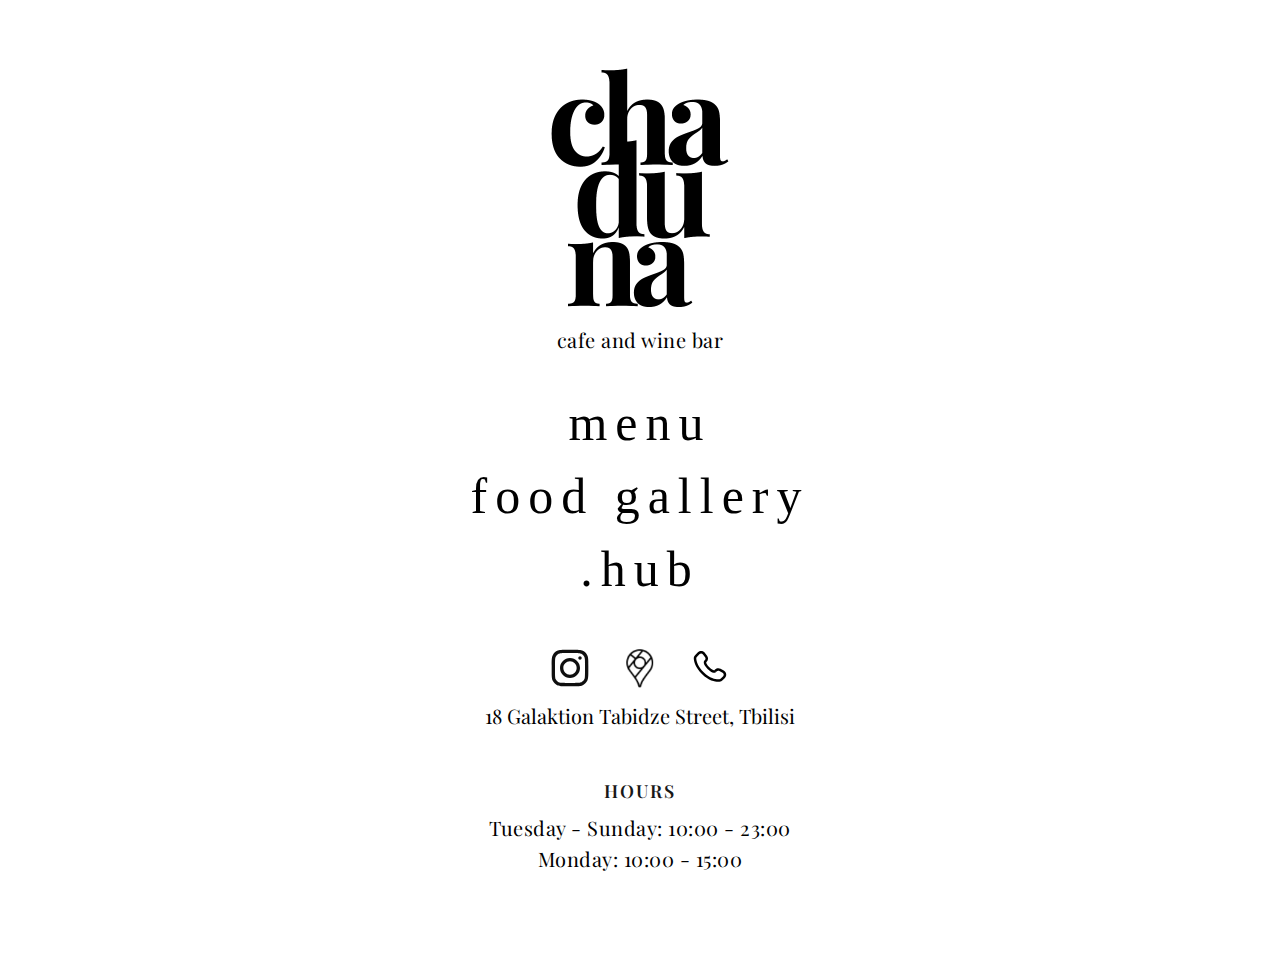
<file: index.html>
<!DOCTYPE html>
<html lang="en">
<head>
    <meta charset="UTF-8">
    <meta name="viewport" content="width=device-width, initial-scale=1.0">
    <title>Chaduna - Cafe and Wine Bar in Tbilisi | Breakfast, Brunch, Syrniki, Breakfast in Tbilisi</title>
    <link rel="canonical" href="https://chaduna.bar/" />
    <link rel="stylesheet" href="/assets/css/style.css">
    <link rel="preconnect" href="https://fonts.googleapis.com">
    <link rel="preconnect" href="https://fonts.gstatic.com" crossorigin>
    <link href="https://fonts.googleapis.com/css2?family=Playfair+Display:wght@400;500;600;700&display=swap" rel="stylesheet">
    <meta name="description" content="Chaduna - Cozy cafe and wine bar in Tbilisi. Famous for syrniki, bruschetta, shakshuka, breakfast, brunch, and dinner. Dine in or take out.">
    <meta property="og:title" content="Chaduna - Wine Bar">
    <meta property="og:description" content="Cozy wine bar in Tbilisi serving syrniki, bruschetta, breakfast and wine">
    <meta property="og:image" content="https://chaduna.bar/chaduna-logo.png">
    <meta property="og:url" content="https://chaduna.bar">
    <script defer src="/assets/js/structured-data.js"></script>
    <script defer src="https://cloud.umami.is/script.js" data-website-id="1686d847-3a61-4404-ad8a-10b20e6cc87a"></script>
</head>
<body class="landing">
    <main class="container">

        <h1>
            <img src="/assets/img/logos/chaduna-black.png" alt="Chaduna" class="logo">
        </h1>

        <div class="description">
            <p>cafe and wine bar</p>
        </div>

        <div class="nav-links">
            <a href="menus/menu_en.html">menu</a>
            <a href="gallery.html">food gallery</a>
            <a href="hub.html">.hub</a>
        </div>

        <div class="icons-container">
            <div class="socials">
                <a href="https://www.instagram.com/cafechaduna" target="_blank" rel="noopener noreferrer">
                    <img src="/assets/img/icons/instagram-black.svg" alt="Instagram" class="icon-normal">
                    <img src="/assets/img/icons/instagram-red.svg" alt="Instagram" class="icon-hover">
                </a>
            </div>

            <div class="address">
                <a href="https://www.google.com/maps/place/Chaduna/@41.6904745,44.7987898,17z/data=!3m1!4b1!4m6!3m5!1s0x40440daa8cec339d:0x9d8e3e318703149c!8m2!3d41.6904705!4d44.8013647!16s%2Fg%2F11j3kfxyql" target="_blank" rel="noopener noreferrer">
                    <img src="/assets/img/icons/maps-black.svg" alt="Address" class="icon-normal">
                    <img src="/assets/img/icons/maps-red.svg" alt="Address" class="icon-hover">
                </a>
            </div>

            <div class="phone">
                <a href="tel:+995557629229">
                    <img src="/assets/img/icons/phone-black.svg" alt="Phone" class="icon-normal">
                    <img src="/assets/img/icons/phone-red.svg" alt="Phone" class="icon-hover">
                </a>
            </div>
        </div>

        <div class="address-text">
            <address>18 Galaktion Tabidze Street, Tbilisi</address>
        </div>

        <div class="hours">
            <div class="hours-title">HOURS</div>
            <p>Tuesday - Sunday: 10:00 - 23:00</p>
            <p>Monday: 10:00 - 15:00</p>
        </div>

    </main>
</body>
</html>
</file>
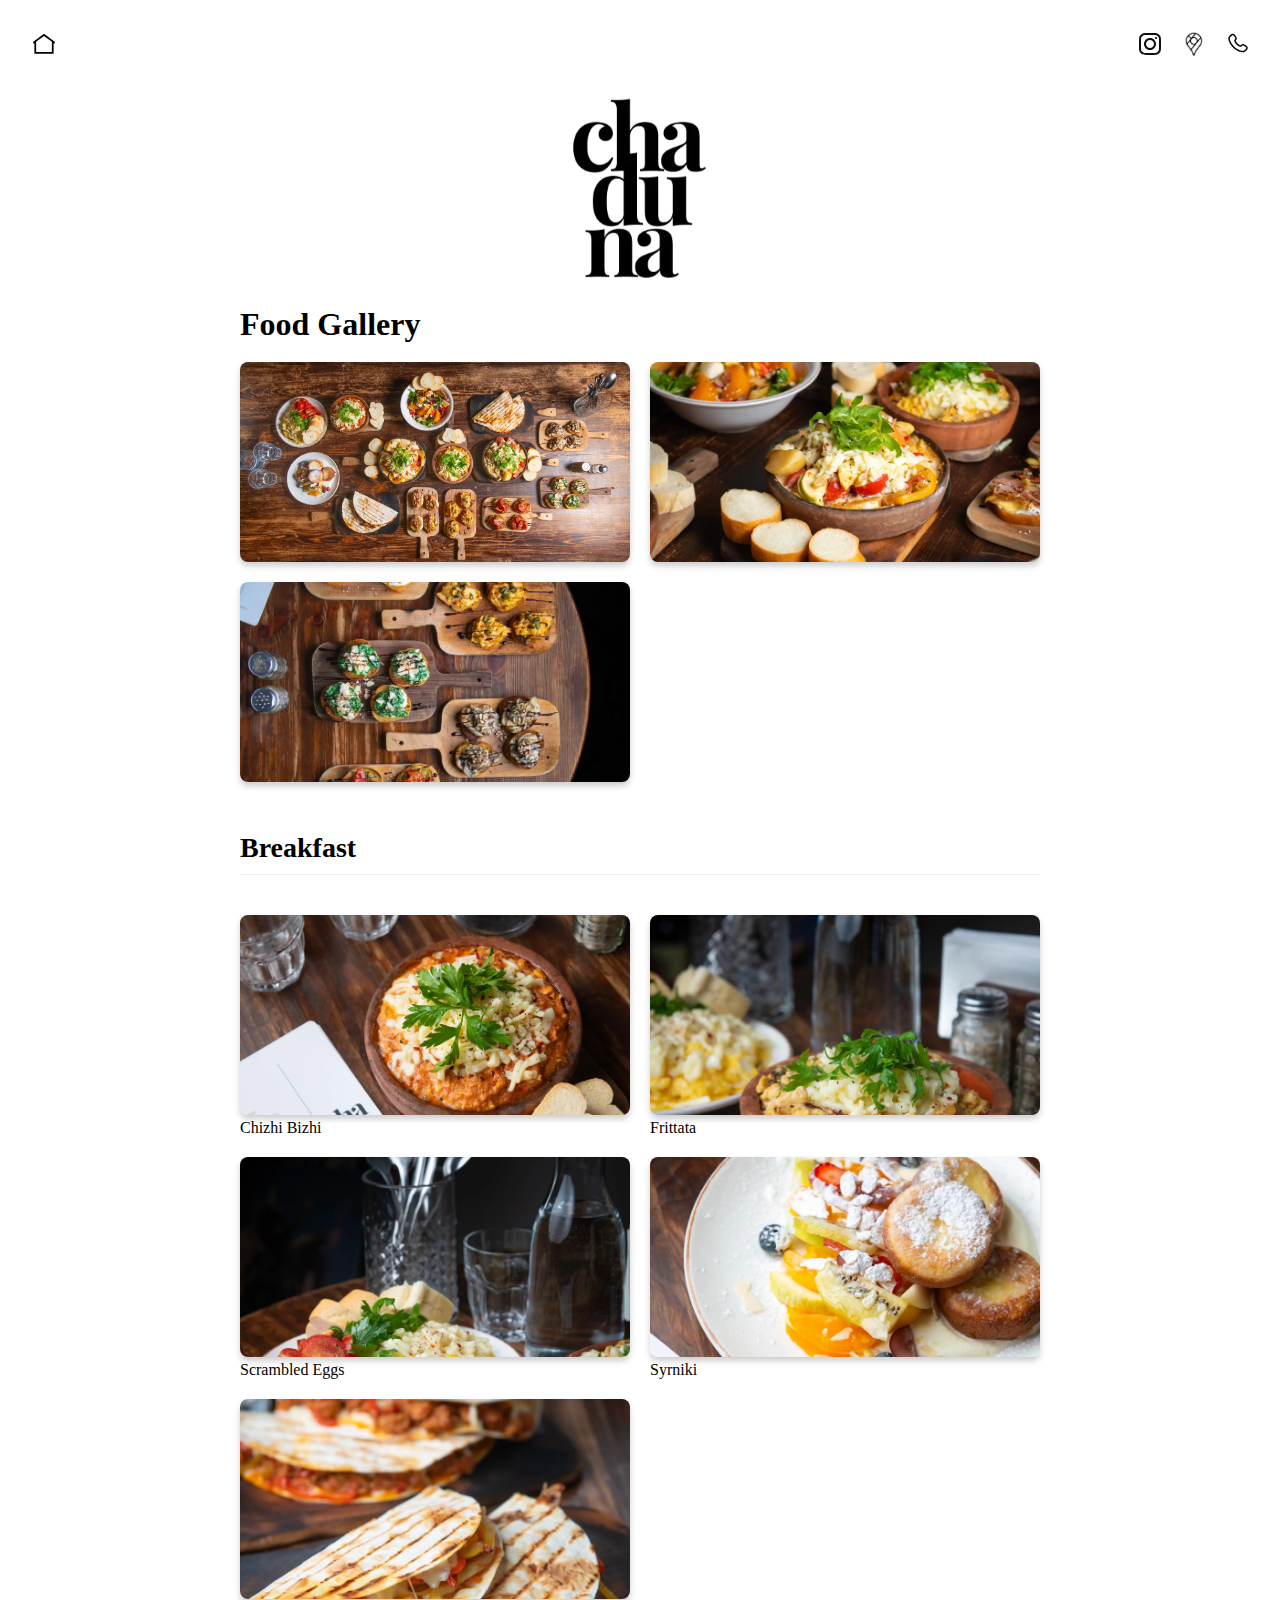
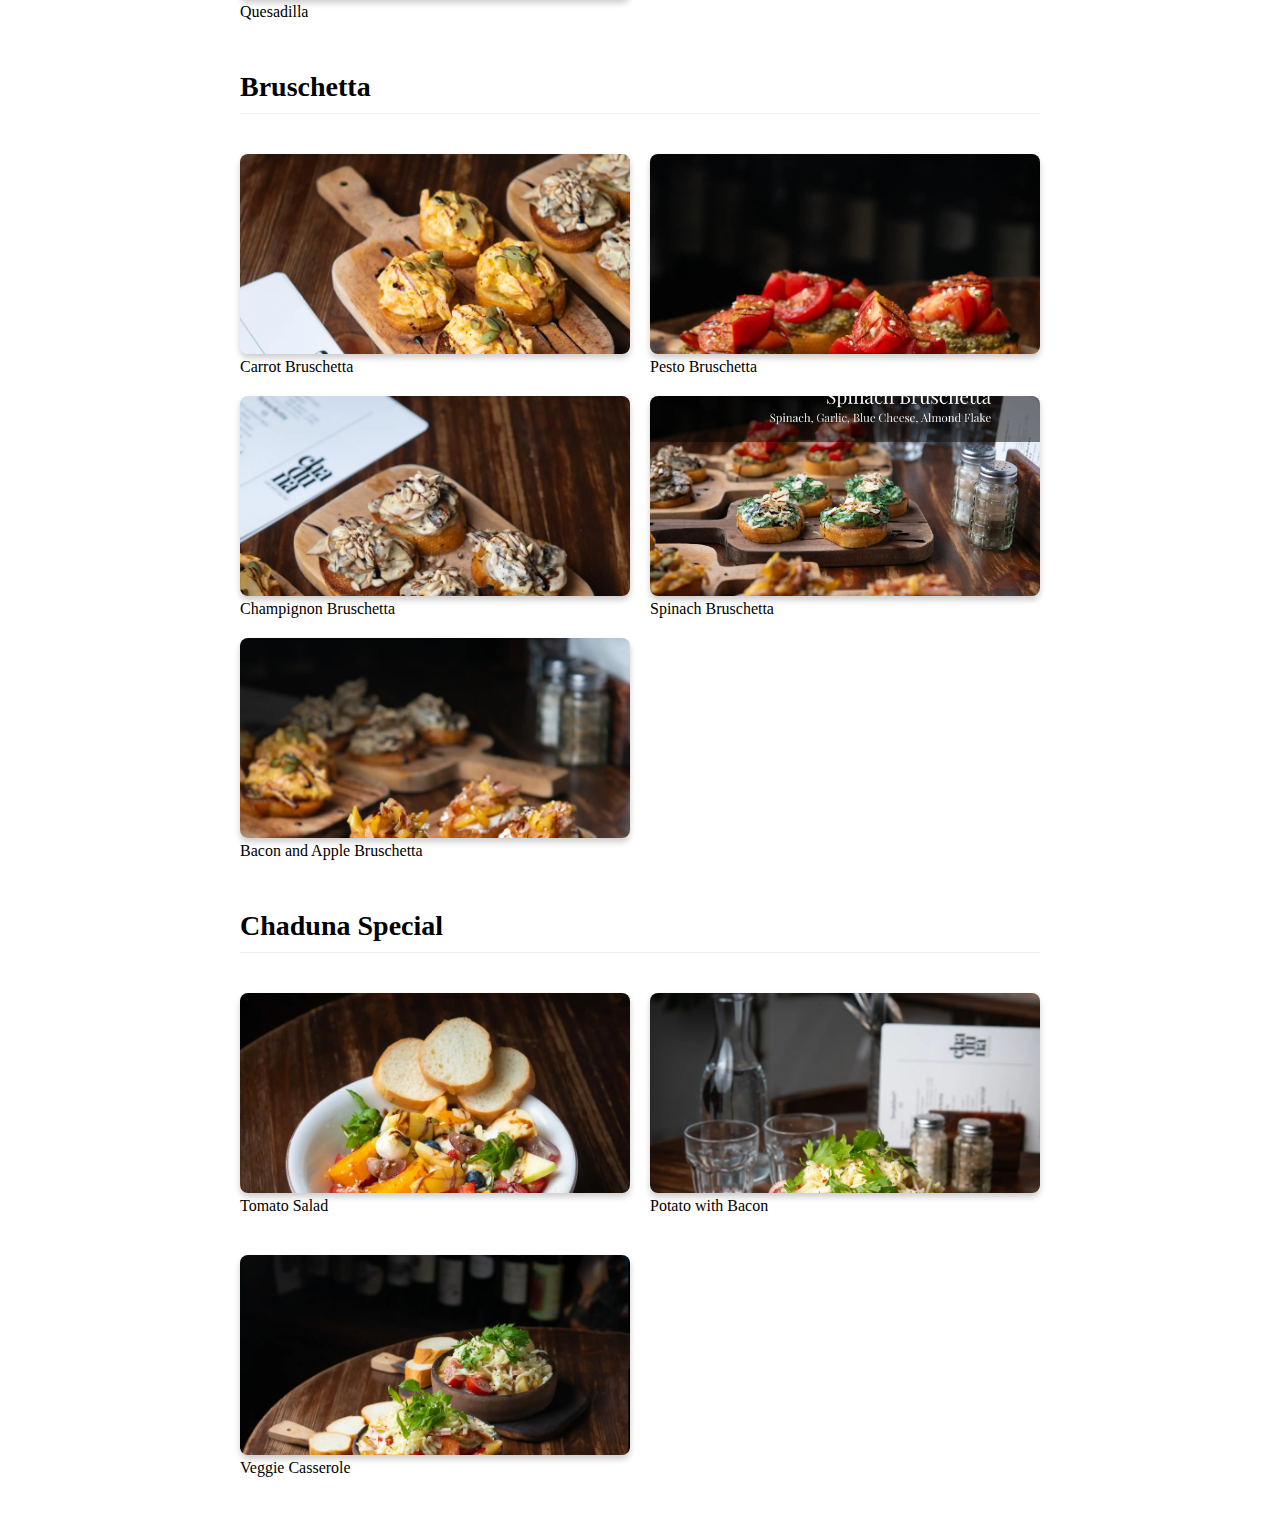
<file: gallery.html>
<!DOCTYPE html>
<html lang="en">
<head>
    <meta charset="UTF-8">
    <meta name="viewport" content="width=device-width, initial-scale=1.0">
    <meta name="description" content="Chaduna café and wine bar in the old town near Liberty Square. Famous for syrniki, bruschetta, all-day breakfast, and over 60 kinds of wine.">
    <link rel="icon" type="image/svg+xml" href="/favicon.svg">
    <link rel="icon" type="image/png" href="/favicon.png">
    <link rel="icon" type="image/x-icon" href="/favicon.ico">
    <title>Chaduna Food Gallery</title>
    <link rel="canonical" href="https://chaduna.com/gallery.html" />
    <link rel="stylesheet" href="/assets/css/style.css">
    <meta property="og:title" content="Chaduna Food Gallery">
    <meta property="og:description" content="Chaduna café and wine bar in the old town near Liberty Square. Famous for syrniki, bruschetta, all-day breakfast, and over 60 kinds of wine.">
    <meta property="og:image" content="https://chaduna.com/assets/img/logos/chaduna-logo.png">
    <meta property="og:url" content="https://chaduna.com/gallery.html">
    <meta property="og:type" content="website">
    <link rel="preconnect" href="https://cloud.umami.is">
    <script defer src="https://cloud.umami.is/script.js" data-website-id="1686d847-3a61-4404-ad8a-10b20e6cc87a"></script>
</head>
<body class="menu">
    <header class="menu-header">
        <div class="header-left">
            <a href="/index.html">
                <img src="/assets/img/icons/home-black.svg" alt="Home" width="28" height="28">
            </a>
        </div>
        <div class="header-right">
            <a href="https://www.instagram.com/cafechaduna" target="_blank">
                <img src="/assets/img/icons/instagram-black.svg" alt="Instagram" width="24" height="24">
            </a>
            <a href="https://www.google.com/maps/place/Chaduna/@41.6904745,44.7987898,17z/data=!3m1!4b1!4m6!3m5!1s0x40440daa8cec339d:0x9d8e3e318703149c!8m2!3d41.6904705!4d44.8013647!16s%2Fg%2F11j3kfxyql" target="_blank">
                <img src="/assets/img/icons/maps-black.svg" alt="Location" width="24" height="24">
            </a>
            <a href="tel:+995557629229">
                <img src="/assets/img/icons/phone-black.svg" alt="Phone" width="24" height="24">
            </a>
        </div>
    </header>

    <div class="menu-container">
        <a href="/index.html">
            <img src="/assets/img/logos/chaduna-black@1x.webp" 
                 srcset="/assets/img/logos/chaduna-black@1x.webp 1x,
                         /assets/img/logos/chaduna-black@2x.webp 2x"
                 alt="Chaduna Logo" 
                 class="menu-logo"
                 width="150" 
                 height="192">
        </a>

        <h1>Food Gallery</h1>
        <br>
        <div class="gallery-grid">
            <img src="/assets/img/food/all-dishes.webp" alt="All dishes" onclick="openLightbox(this)" width="300" height="200" loading="eager">
            <img src="/assets/img/food/selection.webp" alt="Chaduna dishes" onclick="openLightbox(this)" width="300" height="200" loading="eager">
            <img src="/assets/img/food/bruschettas.webp" alt="All Bruschettas" onclick="openLightbox(this)" width="300" height="200" loading="eager">
        </div>

        <h2>Breakfast</h2>

        <div class="gallery-grid">
            <div class="gallery-item">
                <img src="/assets/img/food/breakfast/chizhi-bizhi.webp" alt="Chizhi Bizhi" onclick="openLightbox(this)" width="300" height="200" loading="lazy">
                <p class="dish-name">Chizhi Bizhi</p>
            </div>
            <div class="gallery-item">
                <img src="/assets/img/food/breakfast/frittata.webp" alt="Frittata" onclick="openLightbox(this)" width="300" height="200" loading="lazy">
                <p class="dish-name">Frittata</p>
            </div>
            <div class="gallery-item">
                <img src="/assets/img/food/breakfast/scrambled-eggs.webp" alt="Scrambled Eggs" onclick="openLightbox(this)" width="300" height="200" loading="lazy">
                <p class="dish-name">Scrambled Eggs</p>
            </div>
            <div class="gallery-item">
                <img src="/assets/img/food/breakfast/syrniki.webp" alt="Syrniki" onclick="openLightbox(this)" width="300" height="200" loading="lazy">
                <p class="dish-name">Syrniki</p>
            </div>
            <div class="gallery-item">
                <img src="/assets/img/food/breakfast/quesadilla.webp" alt="Quesadilla" onclick="openLightbox(this)" width="300" height="200" loading="lazy">
                <p class="dish-name">Quesadilla</p>
            </div>
        </div>

        <h2>Bruschetta</h2>

        <div class="gallery-grid">
            <div class="gallery-item">
                <img src="/assets/img/food/bruschetta/carrot-br.webp" alt="Carrot Bruschetta" onclick="openLightbox(this)" width="300" height="200" loading="lazy">
                <p class="dish-name">Carrot Bruschetta</p>
            </div>
            <div class="gallery-item">
                <img src="/assets/img/food/bruschetta/pesto-br.webp" alt="Pesto Bruschetta" onclick="openLightbox(this)" width="300" height="200" loading="lazy">
                <p class="dish-name">Pesto Bruschetta</p>
            </div>
            <div class="gallery-item">
                <img src="/assets/img/food/bruschetta/champignon-br.webp" alt="Champignon Bruschetta" onclick="openLightbox(this)" width="300" height="200" loading="lazy">
                <p class="dish-name">Champignon Bruschetta</p>
            </div>
            <div class="gallery-item">
                <img src="/assets/img/food/bruschetta/spinach-br.webp" alt="Spinach Bruschetta" onclick="openLightbox(this)" width="300" height="200" loading="lazy">
                <p class="dish-name">Spinach Bruschetta</p>
            </div>
            <div class="gallery-item">
            <img src="/assets/img/food/bruschetta/bacon-br.webp" alt="Pesto Bruschetta" onclick="openLightbox(this)" width="300" height="200" loading="lazy">
                <p class="dish-name">Bacon and Apple Bruschetta</p>
            </div>
        </div>

        <h2>Chaduna Special</h2>

        <div class="gallery-grid">
            <div class="gallery-item">
                <img src="/assets/img/food/special/tomato-salad.webp" alt="Tomato Salad" onclick="openLightbox(this)" width="300" height="200" loading="lazy">
                <p class="dish-name">Tomato Salad</p>
            </div>
            <div class="gallery-item">
                <img src="/assets/img/food/special/potato.webp" alt="Potato with Bacon" onclick="openLightbox(this)" width="300" height="200" loading="lazy">
                <p class="dish-name">Potato with Bacon</p>
            </div>
        </div>
        <div class="gallery-grid">
            <div class="gallery-item">
                <img src="/assets/img/food/special/veggie-casserole.webp" alt="Veggie Casserole" onclick="openLightbox(this)" width="300" height="200" loading="lazy">
                <p class="dish-name">Veggie Casserole</p>
            </div>
        </div>
    </div>

    <div id="lightbox" class="lightbox" onclick="closeLightbox(event)">
        <span class="lightbox-close">&times;</span>
        <a class="lightbox-prev" onclick="changeImage(-1, event)">&#10094;</a>
        <a class="lightbox-next" onclick="changeImage(1, event)">&#10095;</a>
        <img class="lightbox-content" id="lightbox-img" alt="Gallery Image Fullscreen" onclick="toggleZoom(event)">
    </div>

    <script src="/assets/js/menu.js"></script>
    <script>
        let currentImageIndex = 0;
        const galleryImages = [
            "/assets/img/food/all-dishes.webp",
            "/assets/img/food/selection.webp",
            "/assets/img/food/bruschettas.webp",
            "/assets/img/food/breakfast/chizhi-bizhi.webp",
            "/assets/img/food/breakfast/scrambled-eggs.webp",
            "/assets/img/food/breakfast/frittata.webp",
            "/assets/img/food/breakfast/syrniki.webp",
            "/assets/img/food/breakfast/quesadilla.webp",
            "/assets/img/food/bruschetta/carrot-br.webp",
            "/assets/img/food/bruschetta/pesto-br.webp",
            "/assets/img/food/bruschetta/champignon-br.webp",
            "/assets/img/food/bruschetta/spinach-br.webp",
            "/assets/img/food/bruschetta/bacon-br.webp",
            "/assets/img/food/special/tomato-salad.webp",
            "/assets/img/food/special/potato.webp",
            "/assets/img/food/special/veggie-casserole.webp",
        ];

        function openLightbox(img) {
            const lightbox = document.getElementById('lightbox');
            const lightboxImg = document.getElementById('lightbox-img');
            
            // Find index of clicked image
            const srcPath = img.getAttribute('src'); // Use getAttribute to get raw value from HTML
            currentImageIndex = galleryImages.findIndex(path => srcPath.endsWith(path.split('/').pop()));
            if (currentImageIndex === -1) currentImageIndex = 0; // Fallback

            updateLightboxImage();
            
            // Reset zoom state
            resetZoom();
            
            lightbox.style.display = 'flex';
            requestAnimationFrame(() => {
                lightbox.classList.add('active');
            });
            document.body.style.overflow = 'hidden';
        }

        function updateLightboxImage() {
            const lightboxImg = document.getElementById('lightbox-img');
            lightboxImg.src = galleryImages[currentImageIndex];
        }

        function changeImage(n, event) {
            if (event) event.stopPropagation();
            currentImageIndex += n;
            if (currentImageIndex >= galleryImages.length) {
                currentImageIndex = 0;
            } else if (currentImageIndex < 0) {
                currentImageIndex = galleryImages.length - 1;
            }
            updateLightboxImage();
            resetZoom();
        }

        function resetZoom() {
            const lightbox = document.getElementById('lightbox');
            const lightboxImg = document.getElementById('lightbox-img');
            lightbox.classList.remove('scroll-mode');
            lightboxImg.classList.remove('zoomed');
            lightbox.style.display = 'flex'; // Ensure flex layout for centered image
        }

        function toggleZoom(event) {
            event.stopPropagation(); // Prevent closing when clicking image
            const lightbox = document.getElementById('lightbox');
            const img = document.getElementById('lightbox-img');
            
            if (img.classList.contains('zoomed')) {
                img.classList.remove('zoomed');
                lightbox.classList.remove('scroll-mode');
                lightbox.style.display = 'flex';
            } else {
                img.classList.add('zoomed');
                lightbox.classList.add('scroll-mode');
                lightbox.style.display = 'block';
            }
        }

        function closeLightbox(event) {
            // Close if clicking background or close button
            if (event.target.id === 'lightbox' || event.target.classList.contains('lightbox-close') || event.target.closest('.lightbox-close')) {
                const lightbox = document.getElementById('lightbox');
                lightbox.classList.remove('active');
                setTimeout(() => {
                    lightbox.style.display = 'none';
                    resetZoom();
                    document.getElementById('lightbox-img').src = '';
                }, 300);
                document.body.style.overflow = '';
            }
        }
        
        document.addEventListener('keydown', function(event) {
            const lightbox = document.getElementById('lightbox');
            if (!lightbox.classList.contains('active')) return;

            if (event.key === "Escape") {
               closeLightbox({ target: { id: 'lightbox' } });
            } else if (event.key === "ArrowLeft") {
                changeImage(-1);
            } else if (event.key === "ArrowRight") {
                changeImage(1);
            }
        });

        // Touch Swipe Support
        let touchStartX = 0;
        let touchEndX = 0;

        const lightbox = document.getElementById('lightbox');
        lightbox.addEventListener('touchstart', e => {
            touchStartX = e.changedTouches[0].screenX;
        });

        lightbox.addEventListener('touchend', e => {
            touchEndX = e.changedTouches[0].screenX;
            handleSwipe();
        });

        function handleSwipe() {
            const img = document.getElementById('lightbox-img');
            if (img.classList.contains('zoomed')) return;

            if (touchEndX < touchStartX - 50) { // Swipe Left
                changeImage(1);
            }
            if (touchEndX > touchStartX + 50) { // Swipe Right
                changeImage(-1);
            }
        }
    </script>
</body>
</html>
</file>
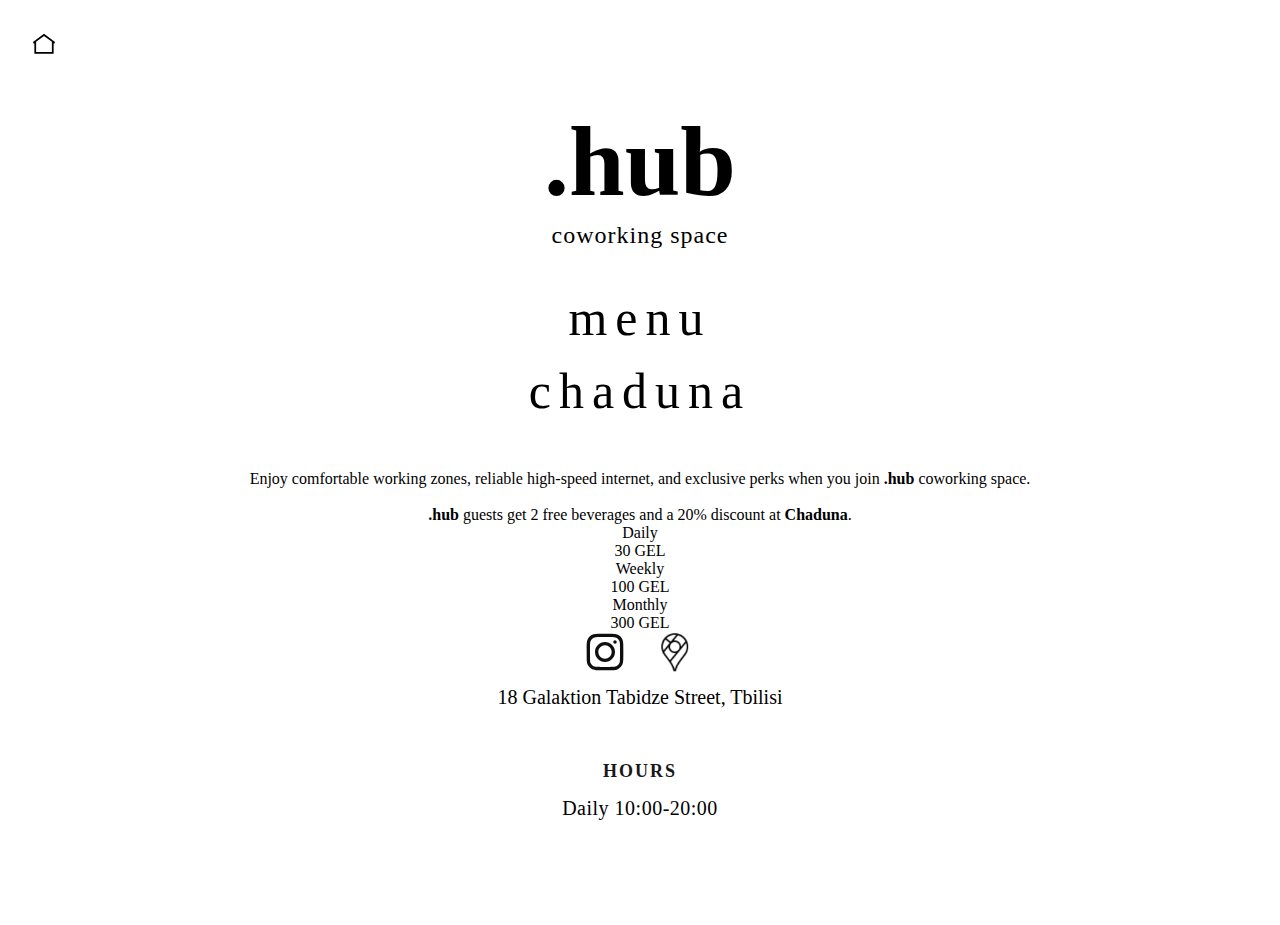
<file: hub.html>
<!DOCTYPE html>
<html lang="en">
<head>
    <meta charset="UTF-8">
    <meta name="viewport" content="width=device-width, initial-scale=1.0">
    <link rel="icon" type="image/svg+xml" href="/favicon.svg">
    <link rel="icon" type="image/png" href="/favicon.png">
    <link rel="icon" type="image/x-icon" href="/favicon.ico">
    <title>Chaduna Hub - Coworking Space in Tbilisi</title>
    <link rel="canonical" href="https://chaduna.com/hub.html" />
    <link rel="stylesheet" href="/assets/css/style.css">
    <meta name="description" content="Chaduna Hub - Coworking space in Tbilisi. 30GEL/day, 100GEL/week, 300GEL/month. Comfortable workspace with cafe amenities.">
    <meta property="og:title" content="Chaduna Hub - Coworking Space in Tbilisi">
    <meta property="og:description" content="Coworking space in Tbilisi. 30GEL/day, 100GEL/week, 300GEL/month. Comfortable workspace with cafe amenities.">
    <meta property="og:image" content="https://chaduna.com/assets/img/logos/hub-logo.png">
    <meta property="og:url" content="https://chaduna.com/hub.html">
    <meta property="og:type" content="website">
    <script defer src="/assets/js/structured-data.js"></script>
    <script defer src="https://cloud.umami.is/script.js" data-website-id="1686d847-3a61-4404-ad8a-10b20e6cc87a"></script>
</head>
<body class="menu hub-page">
    <header class="menu-header">
        <div class="header-left">
            <a href="/index.html">
                <img src="/assets/img/icons/home-black.svg" alt="Home">
            </a>
        </div>
        <div class="header-right">
        </div>
    </header>

    <main class="container">
        
        <h1 class="hub-title">.hub</h1>
        
        <div class="hub-subtitle">coworking space</div>

        <div class="nav-links">
            <a href="menus/menu_en.html">menu</a>
            <a href="index.html">chaduna</a>
        </div>

        <div class="hub-description">
            <p>Enjoy comfortable working zones, reliable high-speed internet, and exclusive perks when you join <strong>.hub</strong> coworking space.</p>
            <br>
            <div class="hub-benefits">
                <p><strong>.hub</strong> guests get 2 free beverages and a 20% discount at <strong>Chaduna</strong>.</p>
            </div>
            
            <div class="hub-passes">
                <div class="pass-grid">
                    <div class="pass-item">
                        <div class="pass-label">Daily</div>
                        <div class="pass-price">30 GEL</div>
                    </div>
                    <div class="pass-item">
                        <div class="pass-label">Weekly</div>
                        <div class="pass-price">100 GEL</div>
                    </div>
                    <div class="pass-item">
                        <div class="pass-label">Monthly</div>
                        <div class="pass-price">300 GEL</div>
                    </div>
                </div>
            </div>
            
        </div>
        

        <div class="icons-container">
            <div class="socials">
                <a href="https://www.instagram.com/chaduna.hub" target="_blank" rel="noopener noreferrer">
                    <img src="/assets/img/icons/instagram-black.svg" alt="Instagram" class="icon-normal">
                    <img src="/assets/img/icons/instagram-green.svg" alt="Instagram" class="icon-hover">
                </a>
            </div>

            <div class="address">
                <a href="https://www.google.com/maps/place/chaduna.hub/@41.6904745,44.7987898,17z/data=!3m1!4b1!4m6!3m5!1s0x40440dc37f3d8b29:0xa644a73c14199980!8m2!3d41.6904705!4d44.8013647!16s%2Fg%2F11lcgt9x4k" target="_blank" rel="noopener noreferrer">
                    <img src="/assets/img/icons/maps-black.svg" alt="Address" class="icon-normal">
                    <img src="/assets/img/icons/maps-green.svg" alt="Address" class="icon-hover">
                </a>
            </div>
        </div>

        <div class="address-text">
            <address>18 Galaktion Tabidze Street, Tbilisi</address>
        </div>

        <div class="hours">
            <div class="hours-title">HOURS</div>
            <p>Daily 10:00-20:00</p>
        </div>

    </main>

    <script src="/assets/js/menu.js"></script>
</body>
</html>
</file>
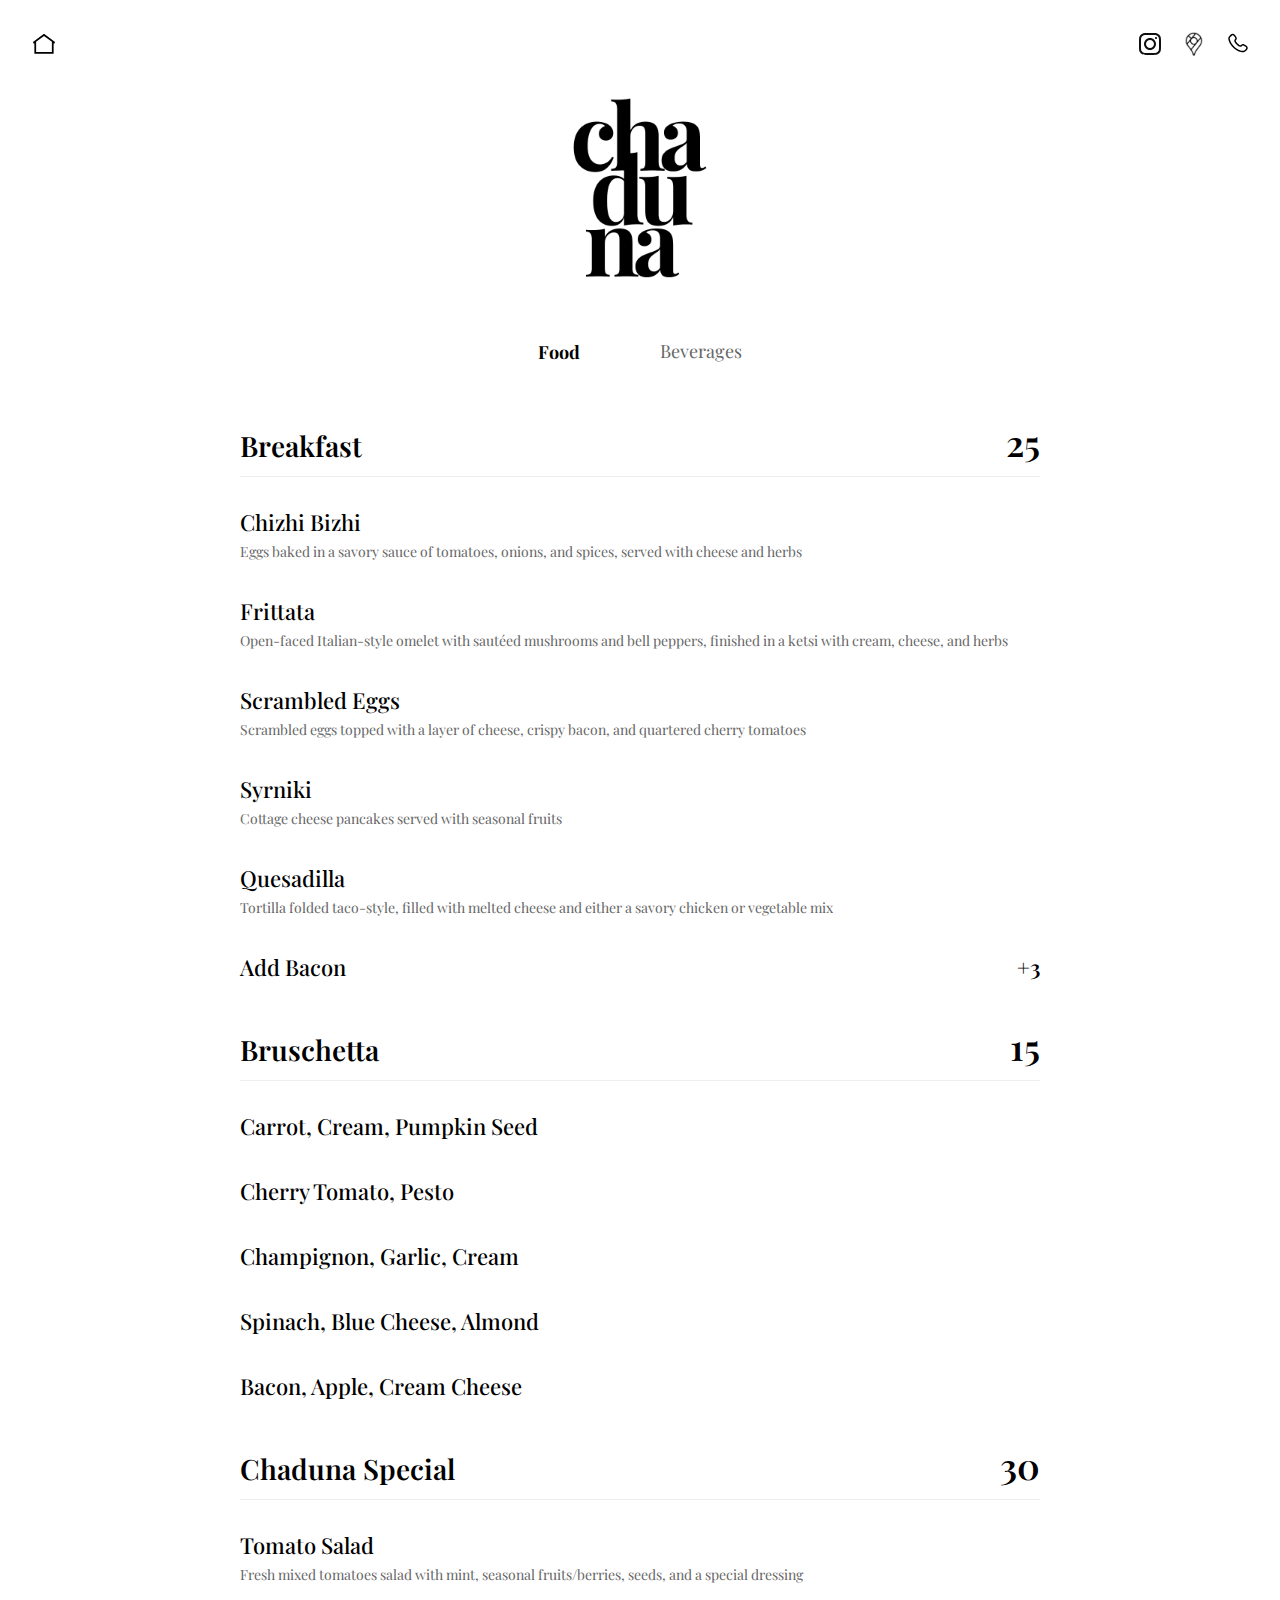
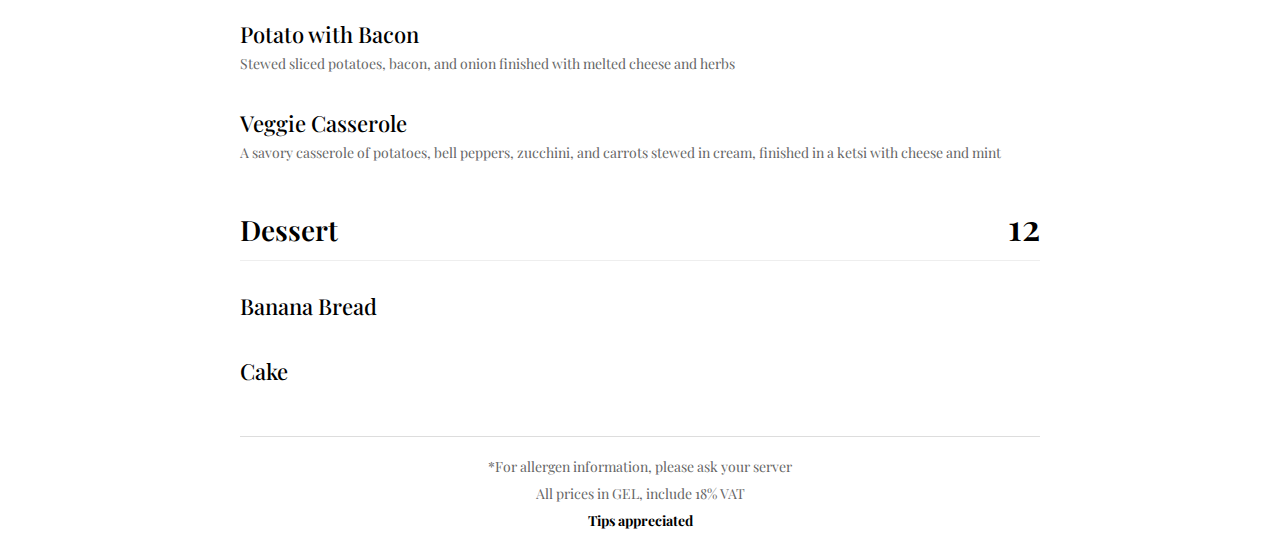
<file: menu.html>
<!DOCTYPE html>
<html lang="en">
<head>
    <meta charset="UTF-8">
    <meta name="viewport" content="width=device-width, initial-scale=1.0">
    <title>Chaduna Menu</title>
    <link rel="stylesheet" href="/assets/css/style.css">
    <link rel="preconnect" href="https://fonts.googleapis.com">
    <link rel="preconnect" href="https://fonts.gstatic.com" crossorigin>
    <link href="https://fonts.googleapis.com/css2?family=Playfair+Display:wght@400;600;700&display=swap" rel="stylesheet">
    <script defer src="https://cloud.umami.is/script.js" data-website-id="1686d847-3a61-4404-ad8a-10b20e6cc87a"></script>
</head>
<body class="menu">
    <header class="menu-header">
        <div class="header-left">
            <a href="index.html">
                <img src="/assets/img/icons/home-black.svg" alt="Home">
            </a>
        </div>
        <div class="header-right">
            <a href="https://www.instagram.com/cafechaduna" target="_blank">
                <img src="/assets/img/icons/instagram-black.svg" alt="Instagram">
            </a>
            <a href="https://www.google.com/maps/place/Chaduna/@41.6904745,44.7987898,17z/data=!3m1!4b1!4m6!3m5!1s0x40440daa8cec339d:0x9d8e3e318703149c!8m2!3d41.6904705!4d44.8013647!16s%2Fg%2F11j3kfxyql" target="_blank">
                <img src="/assets/img/icons/maps-black.svg" alt="Location">
            </a>
            <a href="tel:+995557629229">
                <img src="/assets/img/icons/phone-black.svg" alt="Phone">
            </a>

        </div>
    </header>

    <div class="menu-container">
        <a href="index.html">
            <img src="/assets/img/logos/chaduna-black.png" alt="Chaduna Logo" class="menu-logo">
        </a>

        <div class="tabs">
            <button class="tab active" onclick="showTab('food', event)">Food</button>
            <button class="tab" onclick="showTab('beverage', event)">Beverages</button>
        </div>

        <!-- Food Tab -->
        <div id="food" class="tab-content active">
            <h2>Breakfast <span class="category-price">25</span></h2>
            <div class="menu-item">
                <div>
                    <div class="item-name">Chizhi Bizhi</div>
                    <div class="item-description">Eggs baked in a savory sauce of tomatoes, onions, and spices, served with cheese and herbs</div>
                </div>
            </div>
            <div class="menu-item">
                <div>
                    <div class="item-name">Frittata</div>
                    <div class="item-description">Open-faced Italian-style omelet with sautéed mushrooms and bell peppers, finished in a ketsi with cream, cheese, and herbs</div>
                </div>
            </div>
            <div class="menu-item">
                <div>
                    <div class="item-name">Scrambled Eggs</div>
                    <div class="item-description">Scrambled eggs topped with a layer of cheese, crispy bacon, and quartered cherry tomatoes</div>
                </div>
            </div>
            <div class="menu-item">
                <div>
                    <div class="item-name">Syrniki</div>
                    <div class="item-description">Cottage cheese pancakes served with seasonal fruits</div>
                </div>
            </div>
            <div class="menu-item">
                <div>
                    <div class="item-name">Quesadilla</div>
                    <div class="item-description">Tortilla folded taco-style, filled with melted cheese and either a savory chicken or vegetable mix</div>
                </div>
            </div>
            <div class="menu-item">
                <div>
                    <div class="item-name">Add Bacon</div>
                </div>
                <div class="item-price">+3</div>
            </div>

            <h2>Bruschetta <span class="category-price">15</span></h2>
            <div class="menu-item">
                <div>
                    <div class="item-name">Carrot, Cream, Pumpkin Seed</div>
                </div>
            </div>
            <div class="menu-item">
                <div>
                    <div class="item-name">Cherry Tomato, Pesto</div>
                </div>
            </div>
            <div class="menu-item">
                <div>
                    <div class="item-name">Champignon, Garlic, Cream</div>
                </div>
            </div>
            <div class="menu-item">
                <div>
                    <div class="item-name">Spinach, Blue Cheese, Almond</div>
                </div>
            </div>
            <div class="menu-item">
                <div>
                    <div class="item-name">Bacon, Apple, Cream Cheese</div>
                </div>
            </div>

            <h2>Chaduna Special <span class="category-price">30</span></h2>
            <div class="menu-item">
                <div>
                    <div class="item-name">Tomato Salad</div>
                    <div class="item-description">Fresh mixed tomatoes salad with mint, seasonal fruits/berries, seeds, and a special dressing</div>
                </div>
            </div>
            <div class="menu-item">
                <div>
                    <div class="item-name">Potato with Bacon</div>
                    <div class="item-description">Stewed sliced potatoes, bacon, and onion finished with melted cheese and herbs</div>
                </div>
            </div>
            <div class="menu-item">
                <div>
                    <div class="item-name">Veggie Casserole</div>
                    <div class="item-description">A savory casserole of potatoes, bell peppers, zucchini, and carrots stewed in cream, finished in a ketsi with cheese and mint</div>
                </div>
            </div>

            <h2>Dessert <span class="category-price">12</span></h2>
            <div class="menu-item">
                <div>
                    <div class="item-name">Banana Bread</div>
                </div>
            </div>
            <div class="menu-item">
                <div>
                    <div class="item-name">Cake</div>
                </div>
            </div>

            <div class="menu-note">
                <p>*For allergen information, please ask your server</p>
                <p>All prices in GEL, include 18% VAT</p>
                <p><strong>Tips appreciated</strong></p>
            </div>
        </div>

        <!-- Beverage Tab -->
        <div id="beverage" class="tab-content">
            <h2>Hot Drinks</h2>
            <div class="menu-item">
                <div>
                    <div class="item-name">Espresso / Double</div>
                </div>
                <div class="item-price">6 / 8</div>
            </div>
            <div class="menu-item">
                <div>
                    <div class="item-name">Americano</div>
                </div>
                <div class="item-price">6</div>
            </div>
            <div class="menu-item">
                <div>
                    <div class="item-name">Cappuccino / Flat White</div>
                </div>
                <div class="item-price">9 / 11</div>
            </div>
            <div class="menu-item">
                <div>
                    <div class="item-name">Latte / Double</div>
                </div>
                <div class="item-price">9 / 11</div>
            </div>
            <div class="menu-item">
                <div>
                    <div class="item-name">Raf</div>
                </div>
                <div class="item-price">9</div>
            </div>
            <div class="menu-item">
                <div>
                    <div class="item-name">Cacao / Hot Choco</div>
                </div>
                <div class="item-price">9</div>
            </div>
            <div class="menu-item">
                <div>
                    <div class="item-name">Tea / With Mint, Honey</div>
                </div>
                <div class="item-price">9 / 11</div>
            </div>
            <div class="menu-item">
                <div>
                    <div class="item-name">Alternative Milk</div>
                    <div class="item-description">Soy, almond, oat</div>
                </div>
                <div class="item-price">+2</div>
            </div>

            <h2>Cold Drinks</h2>
            <div class="menu-item">
                <div>
                    <div class="item-name">Ice Tea</div>
                </div>
                <div class="item-price">9</div>
            </div>
            <div class="menu-item">
                <div>
                    <div class="item-name">Ice Latte</div>
                </div>
                <div class="item-price">9</div>
            </div>
            <div class="menu-item">
                <div>
                    <div class="item-name">Homemade Lemonade</div>
                </div>
                <div class="item-price">9</div>
            </div>
            <div class="menu-item">
                <div>
                    <div class="item-name">Borjomi</div>
                </div>
                <div class="item-price">3</div>
            </div>
            <div class="menu-item">
                <div>
                    <div class="item-name">Bakuriani</div>
                </div>
                <div class="item-price">2</div>
            </div>

            <h2>Wine / Chacha</h2>
            <div class="menu-item">
                <div>
                    <div class="item-name">Chacha</div>
                </div>
                <div class="item-price">10</div>
            </div>
            <div class="menu-item">
                <div>
                    <div class="item-name">White Glass</div>
                </div>
                <div class="item-price">14</div>
            </div>
            <div class="menu-item">
                <div>
                    <div class="item-name">Amber Glass</div>
                </div>
                <div class="item-price">16</div>
            </div>
            <div class="menu-item">
                <div>
                    <div class="item-name">Red Glass</div>
                </div>
                <div class="item-price">16</div>
            </div>

            <div class="menu-note">
                <p>*For allergen information, please ask your server</p>
                <p>All prices in GEL, include 18% VAT</p>
                <p><strong>Tips appreciated</strong></p>
            </div>
        </div>
    </div>

    <script>
        function showTab(tabName, event) {
            // Hide all tab contents
            const contents = document.querySelectorAll('.tab-content');
            contents.forEach(content => content.classList.remove('active'));

            // Remove active class from all tabs
            const tabs = document.querySelectorAll('.tab');
            tabs.forEach(tab => tab.classList.remove('active'));

            // Show selected tab content
            document.getElementById(tabName).classList.add('active');

            // Add active class to clicked tab
            event.currentTarget.classList.add('active');
        }
    </script>
</body>
</html>
</file>
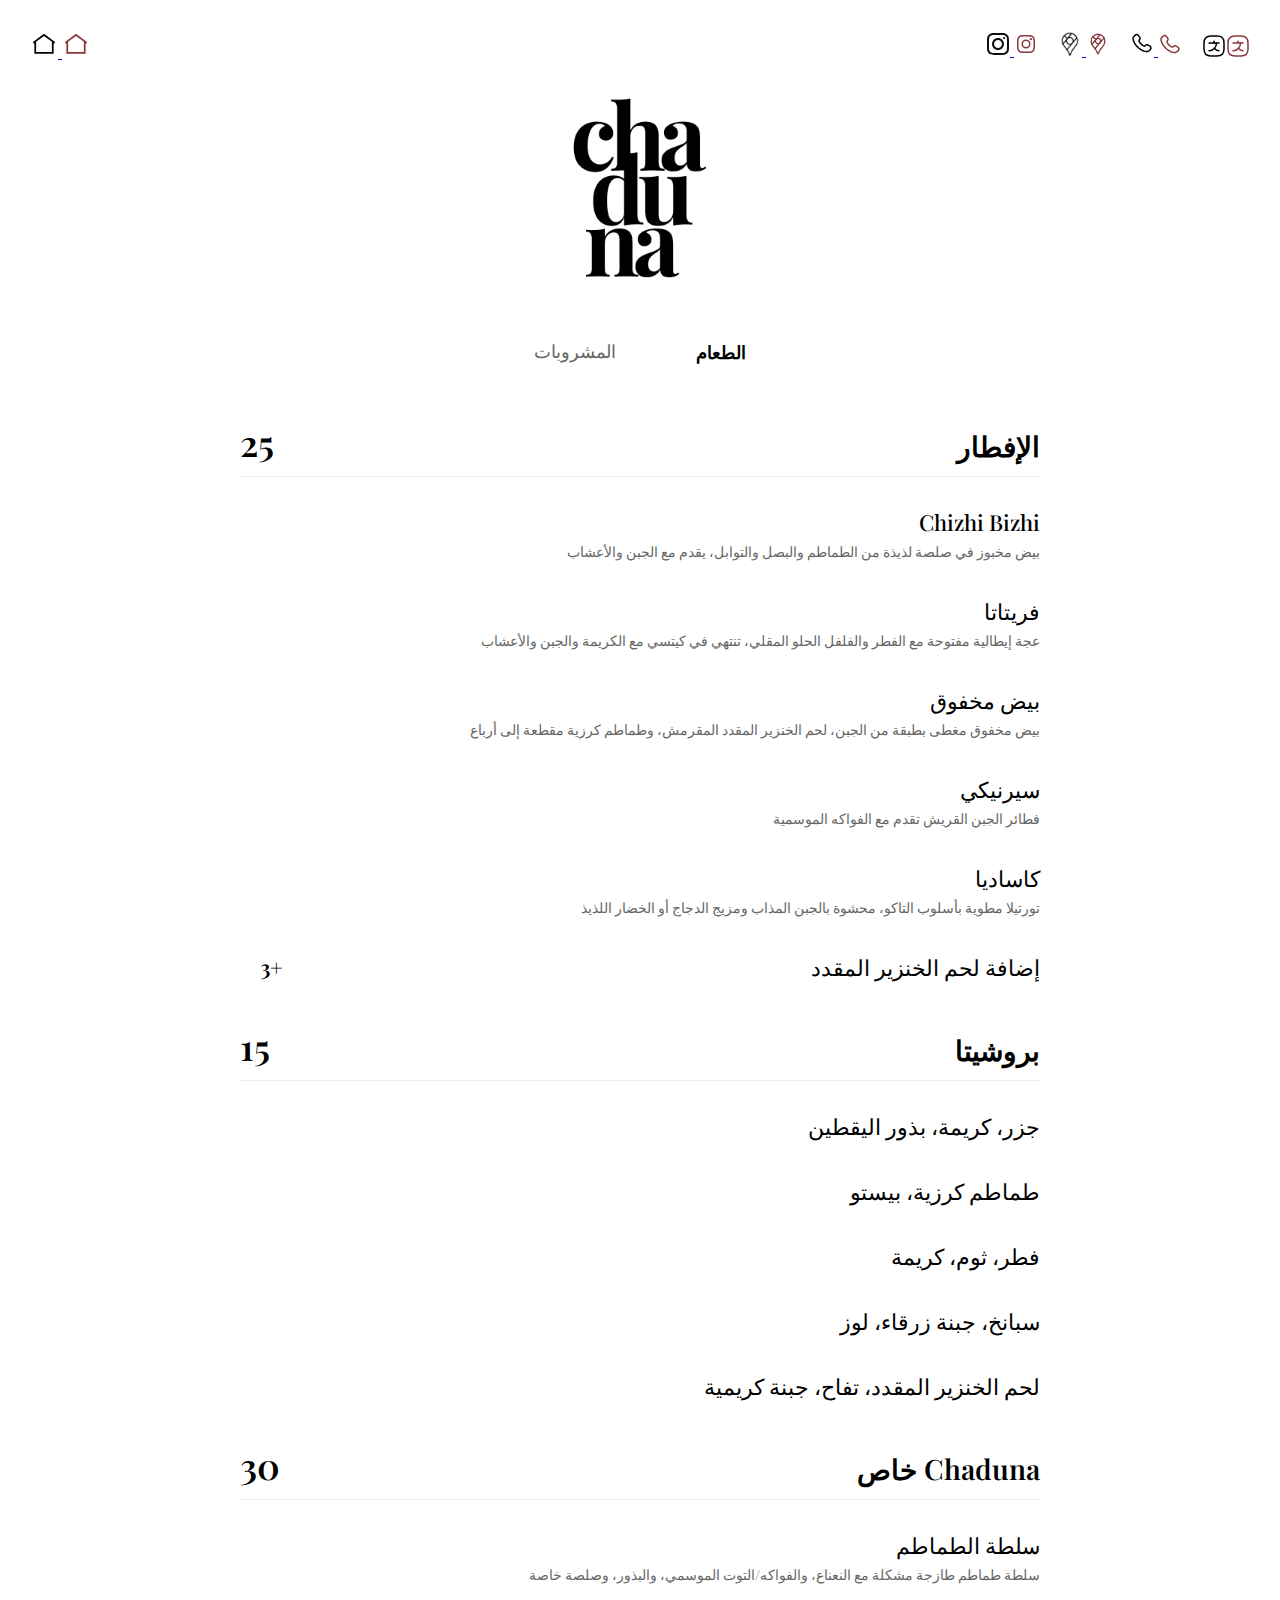
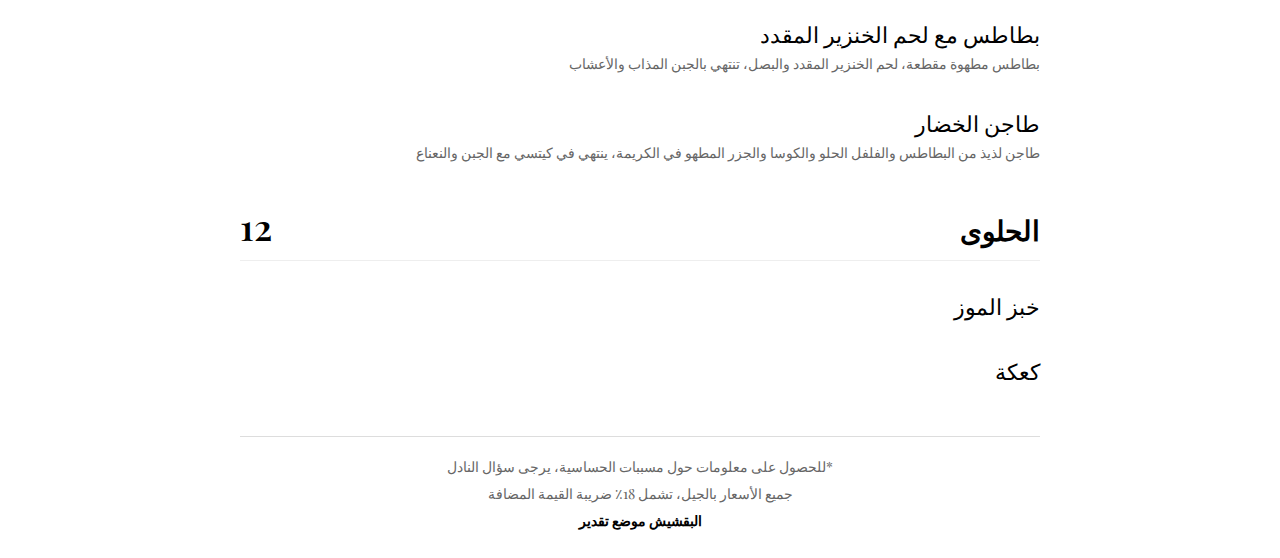
<file: menus/menu_ar.html>
<!DOCTYPE html>
<html lang="ar" dir="rtl">
<head>
    <meta charset="UTF-8">
    <meta name="viewport" content="width=device-width, initial-scale=1.0">
    <title>Chaduna - القائمة</title>
    <link rel="stylesheet" href="/assets/css/style.css">
    <link rel="preconnect" href="https://fonts.googleapis.com">
    <link rel="preconnect" href="https://fonts.gstatic.com" crossorigin>
    <link href="https://fonts.googleapis.com/css2?family=Playfair+Display:wght@400;600;700&display=swap" rel="stylesheet">
    <script defer src="https://cloud.umami.is/script.js" data-website-id="1686d847-3a61-4404-ad8a-10b20e6cc87a"></script>
</head>
<body class="menu">
    <header class="menu-header" dir="ltr">
        <div class="header-left">
            <a href="/index.html">
                <img src="/assets/img/icons/home-black.svg" alt="الرئيسية" class="normal-icon">
                <img src="/assets/img/icons/home-red.svg" alt="الرئيسية" class="hover-icon">
            </a>
        </div>
        <div class="header-right">
            <a href="https://www.instagram.com/cafechaduna" target="_blank">
                <img src="/assets/img/icons/instagram-black.svg" alt="إنستغرام" class="normal-icon">
                <img src="/assets/img/icons/instagram-red.svg" alt="إنستغرام" class="hover-icon">
            </a>
            <a href="https://www.google.com/maps/place/Chaduna/@41.6904745,44.7987898,17z/data=!3m1!4b1!4m6!3m5!1s0x40440daa8cec339d:0x9d8e3e318703149c!8m2!3d41.6904705!4d44.8013647!16s%2Fg%2F11j3kfxyql" target="_blank">
                <img src="/assets/img/icons/maps-black.svg" alt="الموقع" class="normal-icon">
                <img src="/assets/img/icons/maps-red.svg" alt="الموقع" class="hover-icon">
            </a>
            <a href="tel:+995557629229">
                <img src="/assets/img/icons/phone-black.svg" alt="الهاتف" class="normal-icon">
                <img src="/assets/img/icons/phone-red.svg" alt="الهاتف" class="hover-icon">
            </a>

            
            <div class="lang-dropdown">
                <button onclick="toggleLanguage()" class="lang-dropbtn" aria-label="Select Language">
                    <img src="/assets/img/icons/language.svg" alt="Language" class="normal-icon">
                    <img src="/assets/img/icons/language-red.svg" alt="Language" class="hover-icon">
                </button>
                <div id="langDropdown" class="lang-dropdown-content">
                    <a href="menu_en.html">EN</a>
                    <a href="menu_ka.html">KA</a>
                    <a href="menu_ru.html">RU</a>
                    <a href="menu_de.html">DE</a>
                    <a href="menu_fr.html">FR</a>
                    <a href="menu_it.html">IT</a>
                    <a href="menu_es.html">ES</a>
                    <a href="menu_tr.html">TR</a>
                    <a href="menu_ar.html">AR</a>
                    <a href="menu_zh.html">ZH</a>
                </div>
            </div>
        </div>
    </header>

    <div class="menu-container">
        <a href="/index.html">
            <img src="/assets/img/logos/chaduna-black.png" alt="Chaduna Logo" class="menu-logo">
        </a>

        <div class="tabs">
            <button class="tab active" onclick="showTab('food', event)">الطعام</button>
            <button class="tab" onclick="showTab('beverage', event)">المشروبات</button>
        </div>

        <!-- Food Tab -->
        <div id="food" class="tab-content active">
            <h2>الإفطار <span class="category-price">25</span></h2>
            <div class="menu-item">
                <div>
                    <div class="item-name">Chizhi Bizhi</div>
                    <div class="item-description">بيض مخبوز في صلصة لذيذة من الطماطم والبصل والتوابل، يقدم مع الجبن والأعشاب</div>
                </div>
            </div>
            <div class="menu-item">
                <div>
                    <div class="item-name">فريتاتا</div>
                    <div class="item-description">عجة إيطالية مفتوحة مع الفطر والفلفل الحلو المقلي، تنتهي في كيتسي مع الكريمة والجبن والأعشاب</div>
                </div>
            </div>
            <div class="menu-item">
                <div>
                    <div class="item-name">بيض مخفوق</div>
                    <div class="item-description">بيض مخفوق مغطى بطبقة من الجبن، لحم الخنزير المقدد المقرمش، وطماطم كرزية مقطعة إلى أرباع</div>
                </div>
            </div>
            <div class="menu-item">
                <div>
                    <div class="item-name">سيرنيكي</div>
                    <div class="item-description">فطائر الجبن القريش تقدم مع الفواكه الموسمية</div>
                </div>
            </div>
            <div class="menu-item">
                <div>
                    <div class="item-name">كاساديا</div>
                    <div class="item-description">تورتيلا مطوية بأسلوب التاكو، محشوة بالجبن المذاب ومزيج الدجاج أو الخضار اللذيذ</div>
                </div>
            </div>
            <div class="menu-item">
                <div>
                    <div class="item-name">إضافة لحم الخنزير المقدد</div>
                </div>
                <div class="item-price">+3</div>
            </div>

            <h2>بروشيتا <span class="category-price">15</span></h2>
            <div class="menu-item">
                <div>
                    <div class="item-name">جزر، كريمة، بذور اليقطين</div>
                </div>
            </div>
            <div class="menu-item">
                <div>
                    <div class="item-name">طماطم كرزية، بيستو</div>
                </div>
            </div>
            <div class="menu-item">
                <div>
                    <div class="item-name">فطر، ثوم، كريمة</div>
                </div>
            </div>
            <div class="menu-item">
                <div>
                    <div class="item-name">سبانخ، جبنة زرقاء، لوز</div>
                </div>
            </div>
            <div class="menu-item">
                <div>
                    <div class="item-name">لحم الخنزير المقدد، تفاح، جبنة كريمية</div>
                </div>
            </div>

            <h2>Chaduna خاص <span class="category-price">30</span></h2>
            <div class="menu-item">
                <div>
                    <div class="item-name">سلطة الطماطم</div>
                    <div class="item-description">سلطة طماطم طازجة مشكلة مع النعناع، والفواكه/التوت الموسمي، والبذور، وصلصة خاصة</div>
                </div>
            </div>
            <div class="menu-item">
                <div>
                    <div class="item-name">بطاطس مع لحم الخنزير المقدد</div>
                    <div class="item-description">بطاطس مطهوة مقطعة، لحم الخنزير المقدد والبصل، تنتهي بالجبن المذاب والأعشاب</div>
                </div>
            </div>
            <div class="menu-item">
                <div>
                    <div class="item-name">طاجن الخضار</div>
                    <div class="item-description">طاجن لذيذ من البطاطس والفلفل الحلو والكوسا والجزر المطهو في الكريمة، ينتهي في كيتسي مع الجبن والنعناع</div>
                </div>
            </div>

            <h2>الحلوى <span class="category-price">12</span></h2>
            <div class="menu-item">
                <div>
                    <div class="item-name">خبز الموز</div>
                </div>
            </div>
            <div class="menu-item">
                <div>
                    <div class="item-name">كعكة</div>
                </div>
            </div>

            <div class="menu-note">
                <p>*للحصول على معلومات حول مسببات الحساسية، يرجى سؤال النادل</p>
                <p>جميع الأسعار بالجيل، تشمل 18٪ ضريبة القيمة المضافة</p>
                <p><strong>البقشيش موضع تقدير</strong></p>
            </div>
        </div>

        <!-- Beverage Tab -->
        <div id="beverage" class="tab-content">
            <h2>المشروبات الساخنة</h2>
            <div class="menu-item">
                <div>
                    <div class="item-name">إسبريسو / مزدوج</div>
                </div>
                <div class="item-price">6 / 8</div>
            </div>
            <div class="menu-item">
                <div>
                    <div class="item-name">أمريكانو</div>
                </div>
                <div class="item-price">6</div>
            </div>
            <div class="menu-item">
                <div>
                    <div class="item-name">كابتشينو / فلات وايت</div>
                </div>
                <div class="item-price">9 / 11</div>
            </div>
            <div class="menu-item">
                <div>
                    <div class="item-name">لاتيه / مزدوج</div>
                </div>
                <div class="item-price">9 / 11</div>
            </div>
            <div class="menu-item">
                <div>
                    <div class="item-name">راف</div>
                </div>
                <div class="item-price">9</div>
            </div>
            <div class="menu-item">
                <div>
                    <div class="item-name">كاكاو / شوكولاتة ساخنة</div>
                </div>
                <div class="item-price">9</div>
            </div>
            <div class="menu-item">
                <div>
                    <div class="item-name">شاي / مع النعناع، العسل</div>
                </div>
                <div class="item-price">9 / 11</div>
            </div>
            <div class="menu-item">
                <div>
                    <div class="item-name">حليب بديل</div>
                    <div class="item-description">صويا، لوز، شوفان</div>
                </div>
                <div class="item-price">+2</div>
            </div>

            <h2>المشروبات الباردة</h2>
            <div class="menu-item">
                <div>
                    <div class="item-name">شاي مثلج</div>
                </div>
                <div class="item-price">9</div>
            </div>
            <div class="menu-item">
                <div>
                    <div class="item-name">لاتيه مثلج</div>
                </div>
                <div class="item-price">9</div>
            </div>
            <div class="menu-item">
                <div>
                    <div class="item-name">ليمونادة منزلية</div>
                </div>
                <div class="item-price">9</div>
            </div>
            <div class="menu-item">
                <div>
                    <div class="item-name">بورجومي</div>
                </div>
                <div class="item-price">3</div>
            </div>
            <div class="menu-item">
                <div>
                    <div class="item-name">باكورياني</div>
                </div>
                <div class="item-price">2</div>
            </div>

            <h2>النبيذ / تشاتشا</h2>
            <div class="menu-item">
                <div>
                    <div class="item-name">تشاتشا</div>
                </div>
                <div class="item-price">10</div>
            </div>
            <div class="menu-item">
                <div>
                    <div class="item-name">نبيذ أبيض (كأس)</div>
                </div>
                <div class="item-price">14</div>
            </div>
            <div class="menu-item">
                <div>
                    <div class="item-name">نبيذ كهرماني (كأس)</div>
                </div>
                <div class="item-price">16</div>
            </div>
            <div class="menu-item">
                <div>
                    <div class="item-name">نبيذ أحمر (كأس)</div>
                </div>
                <div class="item-price">16</div>
            </div>

            <div class="menu-note">
                <p>*للحصول على معلومات حول مسببات الحساسية والتفضيلات الغذائية، يرجى التأكيد مع النادل</p>
                <p>جميع الأسعار بالجيل، تشمل 18٪ ضريبة القيمة المضافة</p>
                <p><strong>البقشيش موضع تقدير</strong></p>
            </div>
        </div>
    </div>

    <script src="../assets/js/menu.js"></script></body>
</html>
</file>
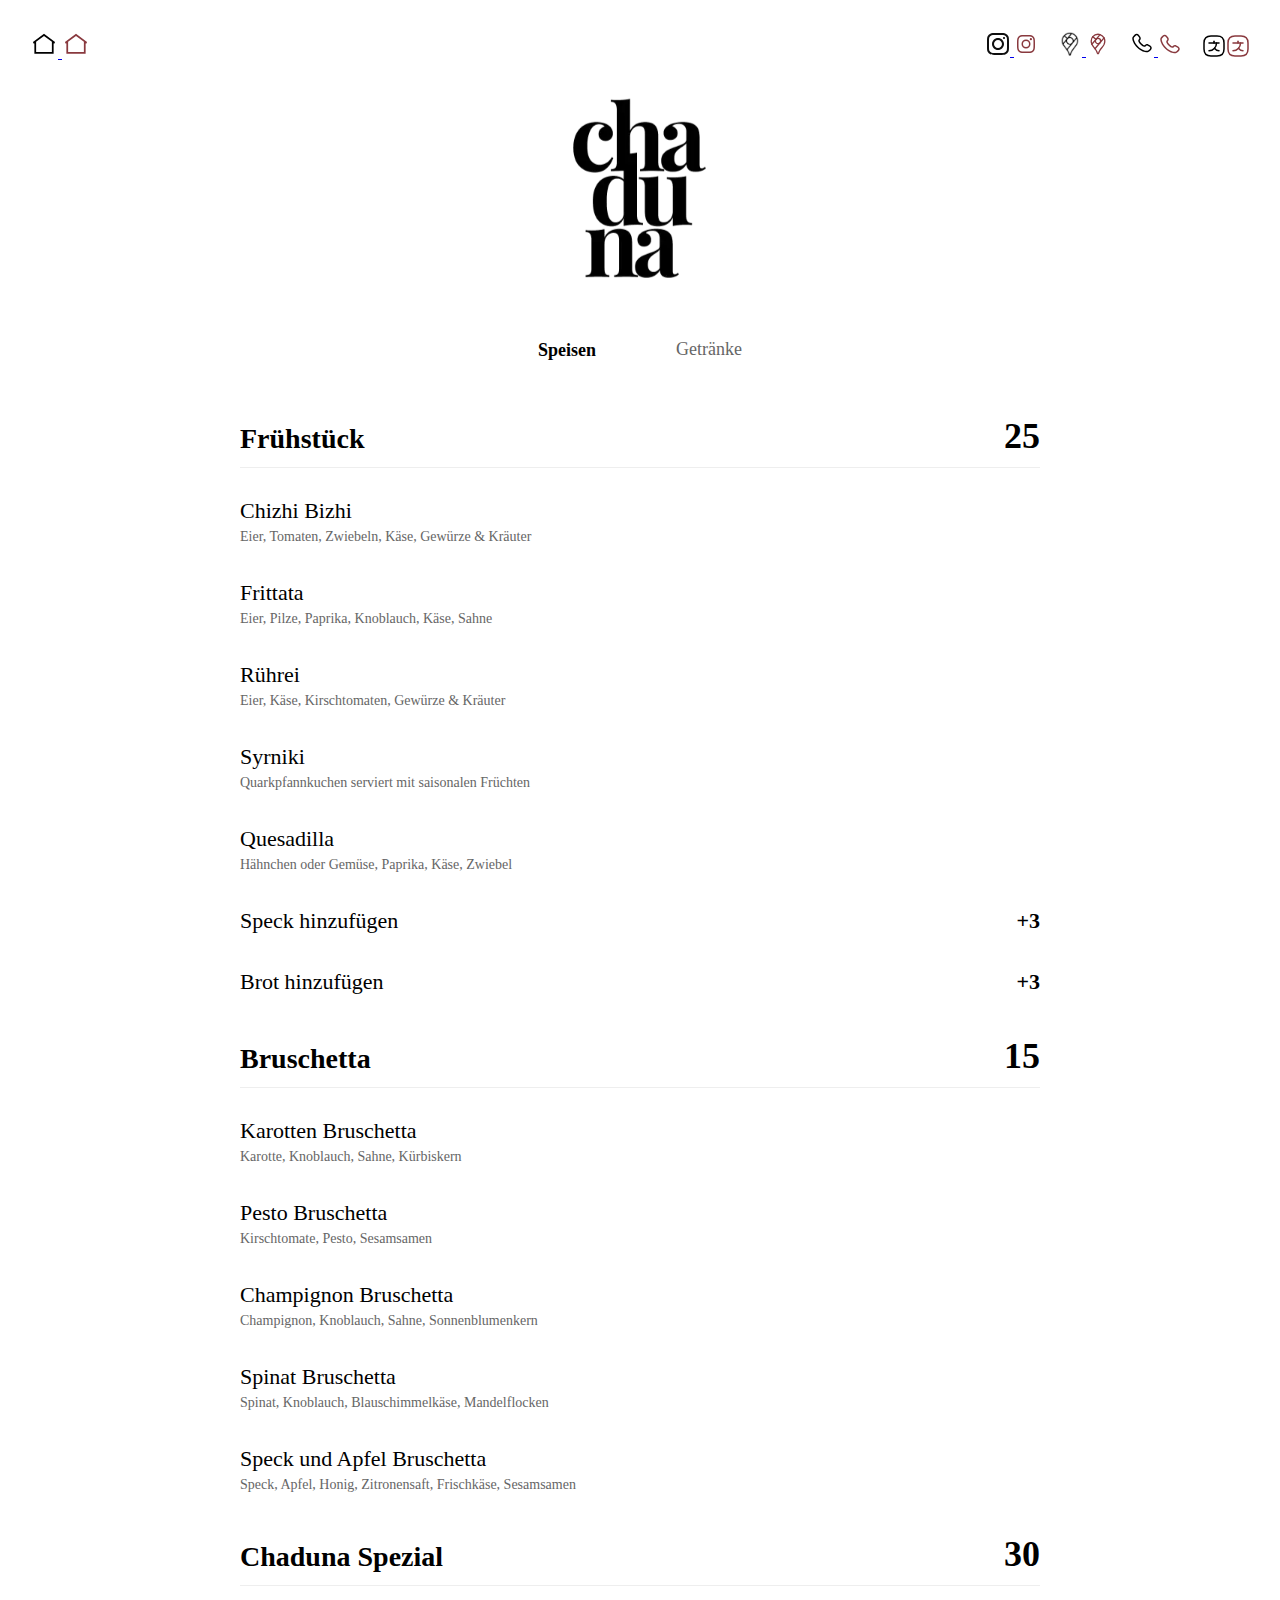
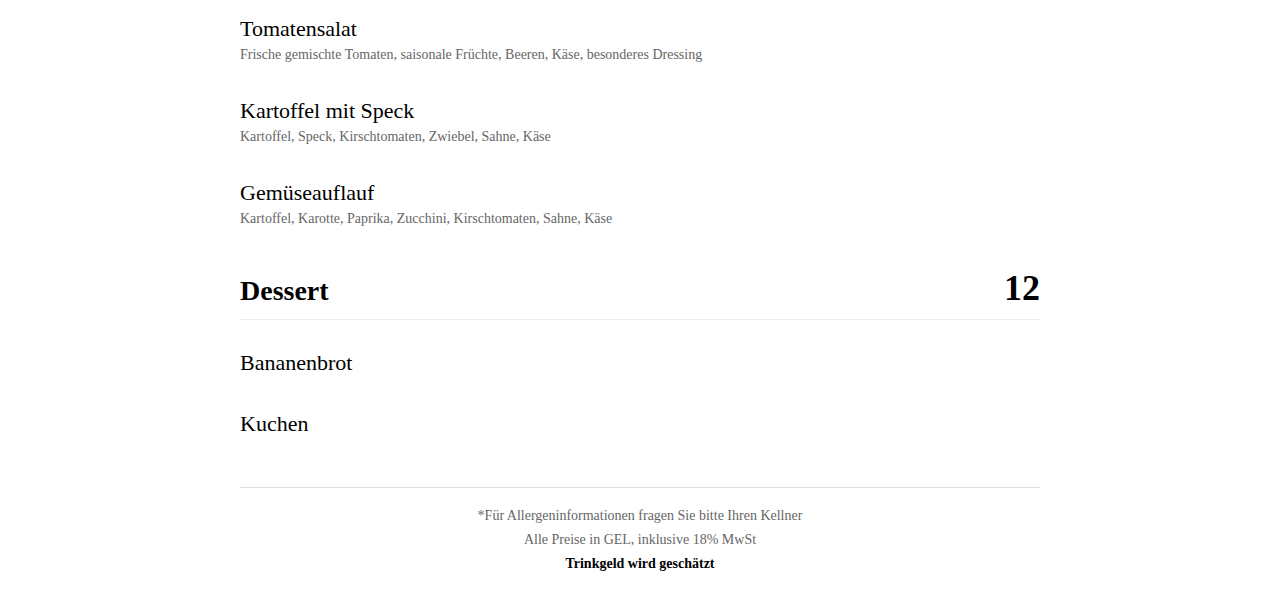
<file: menus/menu_de.html>
<!DOCTYPE html>
<html lang="de">
<head>
    <meta charset="UTF-8">
    <meta name="viewport" content="width=device-width, initial-scale=1.0">
    <meta name="description" content="Chaduna Café und Weinbar in der Altstadt in der Nähe des Freiheitsplatzes. Bekannt für Syrniki, Bruschetta, Frühstück den ganzen Tag und über 60 Weinsorten.">
    <link rel="icon" type="image/svg+xml" href="/favicon.svg">
    <link rel="icon" type="image/png" href="/favicon.png">
    <link rel="icon" type="image/x-icon" href="/favicon.ico">
    <title>Chaduna Menü</title>
    <link rel="stylesheet" href="/assets/css/style.css">
    <script defer src="/assets/js/structured-data.js"></script>
    <script defer src="https://cloud.umami.is/script.js" data-website-id="1686d847-3a61-4404-ad8a-10b20e6cc87a"></script>
</head>
<body class="menu">
    <header class="menu-header">
        <div class="header-left">
            <a href="/index.html">
                <img src="/assets/img/icons/home-black.svg" alt="Startseite" class="normal-icon">
                <img src="/assets/img/icons/home-red.svg" alt="Startseite" class="hover-icon">
            </a>
        </div>
        <div class="header-right">
            <a href="https://www.instagram.com/cafechaduna" target="_blank">
                <img src="/assets/img/icons/instagram-black.svg" alt="Instagram" class="normal-icon">
                <img src="/assets/img/icons/instagram-red.svg" alt="Instagram" class="hover-icon">
            </a>
            <a href="https://www.google.com/maps/place/Chaduna/@41.6904745,44.7987898,17z/data=!3m1!4b1!4m6!3m5!1s0x40440daa8cec339d:0x9d8e3e318703149c!8m2!3d41.6904705!4d44.8013647!16s%2Fg%2F11j3kfxyql" target="_blank">
                <img src="/assets/img/icons/maps-black.svg" alt="Standort" class="normal-icon">
                <img src="/assets/img/icons/maps-red.svg" alt="Standort" class="hover-icon">
            </a>
            <a href="tel:+995557629229">
                <img src="/assets/img/icons/phone-black.svg" alt="Telefon" class="normal-icon">
                <img src="/assets/img/icons/phone-red.svg" alt="Telefon" class="hover-icon">
            </a>

            <div class="lang-dropdown">
                <button onclick="toggleLanguage()" class="lang-dropbtn" aria-label="Select Language">
                    <img src="/assets/img/icons/language.svg" alt="Language" class="normal-icon">
                    <img src="/assets/img/icons/language-red.svg" alt="Language" class="hover-icon">
                </button>
                <div id="langDropdown" class="lang-dropdown-content">
                    <a href="menu_en.html">EN</a>
                    <a href="menu_ka.html">KA</a>
                    <a href="menu_ru.html">RU</a>
                    <a href="menu_de.html">DE</a>
                    <a href="menu_fr.html">FR</a>
                    <a href="menu_it.html">IT</a>
                    <a href="menu_es.html">ES</a>
                    <a href="menu_tr.html">TR</a>
                    <a href="menu_ar.html">AR</a>
                    <a href="menu_zh.html">ZH</a>
                </div>
            </div>

        </div>
    </header>

    <div class="menu-container">
        <a href="/index.html">
            <img src="/assets/img/logos/chaduna-black@1x.webp" 
                 srcset="/assets/img/logos/chaduna-black@1x.webp 1x,
                         /assets/img/logos/chaduna-black@2x.webp 2x"
                 alt="Chaduna Logo" 
                 class="menu-logo"
                 width="150" 
                 height="192">
        </a>

        <div class="tabs">
            <button class="tab active" onclick="showTab('food', event)">Speisen</button>
            <button class="tab" onclick="showTab('beverage', event)">Getränke</button>
        </div>

        <!-- Food Tab -->
        <div id="food" class="tab-content active">
            <h2>Frühstück <span class="category-price">25</span></h2>
            <div class="menu-item">
                <div>
                    <div class="item-name">Chizhi Bizhi</div>
                    <div class="item-description">Eier, Tomaten, Zwiebeln, Käse, Gewürze & Kräuter</div>
                </div>
            </div>
            <div class="menu-item">
                <div>
                    <div class="item-name">Frittata</div>
                    <div class="item-description">Eier, Pilze, Paprika, Knoblauch, Käse, Sahne</div>
                </div>
            </div>
            <div class="menu-item">
                <div>
                    <div class="item-name">Rührei</div>
                    <div class="item-description">Eier, Käse, Kirschtomaten, Gewürze & Kräuter</div>
                </div>
            </div>
            <div class="menu-item">
                <div>
                    <div class="item-name">Syrniki</div>
                    <div class="item-description">Quarkpfannkuchen serviert mit saisonalen Früchten</div>
                </div>
            </div>
            <div class="menu-item">
                <div>
                    <div class="item-name">Quesadilla</div>
                    <div class="item-description">Hähnchen oder Gemüse, Paprika, Käse, Zwiebel</div>
                </div>
            </div>
            <div class="menu-item">
                <div>
                    <div class="item-name">Speck hinzufügen</div>
                </div>
                <div class="item-price">+3</div>
            </div>
            <div class="menu-item">
                <div>
                    <div class="item-name">Brot hinzufügen</div>
                </div>
                <div class="item-price">+3</div>
            </div>

            <h2>Bruschetta <span class="category-price">15</span></h2>
            <div class="menu-item">
                <div>
                    <div class="item-name">Karotten Bruschetta</div>
                    <div class="item-description">Karotte, Knoblauch, Sahne, Kürbiskern</div>
                </div>
            </div>
            <div class="menu-item">
                <div>
                    <div class="item-name">Pesto Bruschetta</div>
                    <div class="item-description">Kirschtomate, Pesto, Sesamsamen</div>
                </div>
            </div>
            <div class="menu-item">
                <div>
                    <div class="item-name">Champignon Bruschetta</div>
                    <div class="item-description">Champignon, Knoblauch, Sahne, Sonnenblumenkern</div>
                </div>
            </div>
            <div class="menu-item">
                <div>
                    <div class="item-name">Spinat Bruschetta</div>
                    <div class="item-description">Spinat, Knoblauch, Blauschimmelkäse, Mandelflocken</div>
                </div>
            </div>
            <div class="menu-item">
                <div>
                    <div class="item-name">Speck und Apfel Bruschetta</div>
                    <div class="item-description">Speck, Apfel, Honig, Zitronensaft, Frischkäse, Sesamsamen</div>
                </div>
            </div>

            <h2>Chaduna Spezial <span class="category-price">30</span></h2>
            <div class="menu-item">
                <div>
                    <div class="item-name">Tomatensalat</div>
                    <div class="item-description">Frische gemischte Tomaten, saisonale Früchte, Beeren, Käse, besonderes Dressing</div>
                </div>
            </div>
            <div class="menu-item">
                <div>
                    <div class="item-name">Kartoffel mit Speck</div>
                    <div class="item-description">Kartoffel, Speck, Kirschtomaten, Zwiebel, Sahne, Käse</div>
                </div>
            </div>
            <div class="menu-item">
                <div>
                    <div class="item-name">Gemüseauflauf</div>
                    <div class="item-description">Kartoffel, Karotte, Paprika, Zucchini, Kirschtomaten, Sahne, Käse</div>
                </div>
            </div>

            <h2>Dessert <span class="category-price">12</span></h2>
            <div class="menu-item">
                <div>
                    <div class="item-name">Bananenbrot</div>
                </div>
            </div>
            <div class="menu-item">
                <div>
                    <div class="item-name">Kuchen</div>
                </div>
            </div>

            <div class="menu-note">
                <p>*Für Allergeninformationen fragen Sie bitte Ihren Kellner</p>
                <p>Alle Preise in GEL, inklusive 18% MwSt</p>
                <p><strong>Trinkgeld wird geschätzt</strong></p>
            </div>
        </div>

        <!-- Beverage Tab -->
        <div id="beverage" class="tab-content">
            <h2>Heiße Getränke</h2>
            <div class="menu-item">
                <div>
                    <div class="item-name">Espresso / Doppelt</div>
                </div>
                <div class="item-price">6 / 8</div>
            </div>
            <div class="menu-item">
                <div>
                    <div class="item-name">Americano</div>
                </div>
                <div class="item-price">6</div>
            </div>
            <div class="menu-item">
                <div>
                    <div class="item-name">Cappuccino / Flat White</div>
                </div>
                <div class="item-price">9 / 11</div>
            </div>
            <div class="menu-item">
                <div>
                    <div class="item-name">Latte / Doppelt</div>
                </div>
                <div class="item-price">9 / 11</div>
            </div>
            <div class="menu-item">
                <div>
                    <div class="item-name">Raf</div>
                </div>
                <div class="item-price">9</div>
            </div>
            <div class="menu-item">
                <div>
                    <div class="item-name">Kakao / Heiße Schokolade</div>
                </div>
                <div class="item-price">9</div>
            </div>
            <div class="menu-item">
                <div>
                    <div class="item-name">Tee</div>
                </div>
                <div class="item-price">9</div>
            </div>
            <div class="menu-item">
                <div>
                    <div class="item-name">Alternative Milch</div>
                    <div class="item-description">Mandel, Hafer, Haselnuss, Banane, Kokosnuss</div>
                </div>
                <div class="item-price">+3</div>
            </div>
            <div class="menu-item">
                <div>
                    <div class="item-name">Minze, Honig hinzufügen</div>
                </div>
                <div class="item-price">+2</div>
            </div>

            <h2>Kalte Getränke</h2>
            <div class="menu-item">
                <div>
                    <div class="item-name">Eistee</div>
                </div>
                <div class="item-price">9</div>
            </div>
            <div class="menu-item">
                <div>
                    <div class="item-name">Eiskaffee</div>
                </div>
                <div class="item-price">9</div>
            </div>
            <div class="menu-item">
                <div>
                    <div class="item-name">Hausgemachte Limonade</div>
                </div>
                <div class="item-price">9</div>
            </div>
            <div class="menu-item">
                <div>
                    <div class="item-name">Borjomi</div>
                </div>
                <div class="item-price">3</div>
            </div>
            <div class="menu-item">
                <div>
                    <div class="item-name">Bakuriani</div>
                </div>
                <div class="item-price">2</div>
            </div>

            <h2>Wein / Chacha</h2>
            <div class="menu-item">
                <div>
                    <div class="item-name">Chacha</div>
                </div>
                <div class="item-price">10</div>
            </div>
            <div class="menu-item">
                <div>
                    <div class="item-name">Weißwein (Glas)</div>
                </div>
                <div class="item-price">14</div>
            </div>
            <div class="menu-item">
                <div>
                    <div class="item-name">Bernsteinwein (Glas)</div>
                </div>
                <div class="item-price">16</div>
            </div>
            <div class="menu-item">
                <div>
                    <div class="item-name">Rotwein (Glas)</div>
                </div>
                <div class="item-price">16</div>
            </div>

            <div class="menu-note">
                <p>*Für Allergeninformationen fragen Sie bitte Ihren Kellner</p>
                <p>Alle Preise in GEL, inklusive 18% MwSt</p>
                <p><strong>Trinkgeld wird geschätzt</strong></p>
            </div>
        </div>
    </div>

    <script src="../assets/js/menu.js"></script>
</body>
</html>
</file>
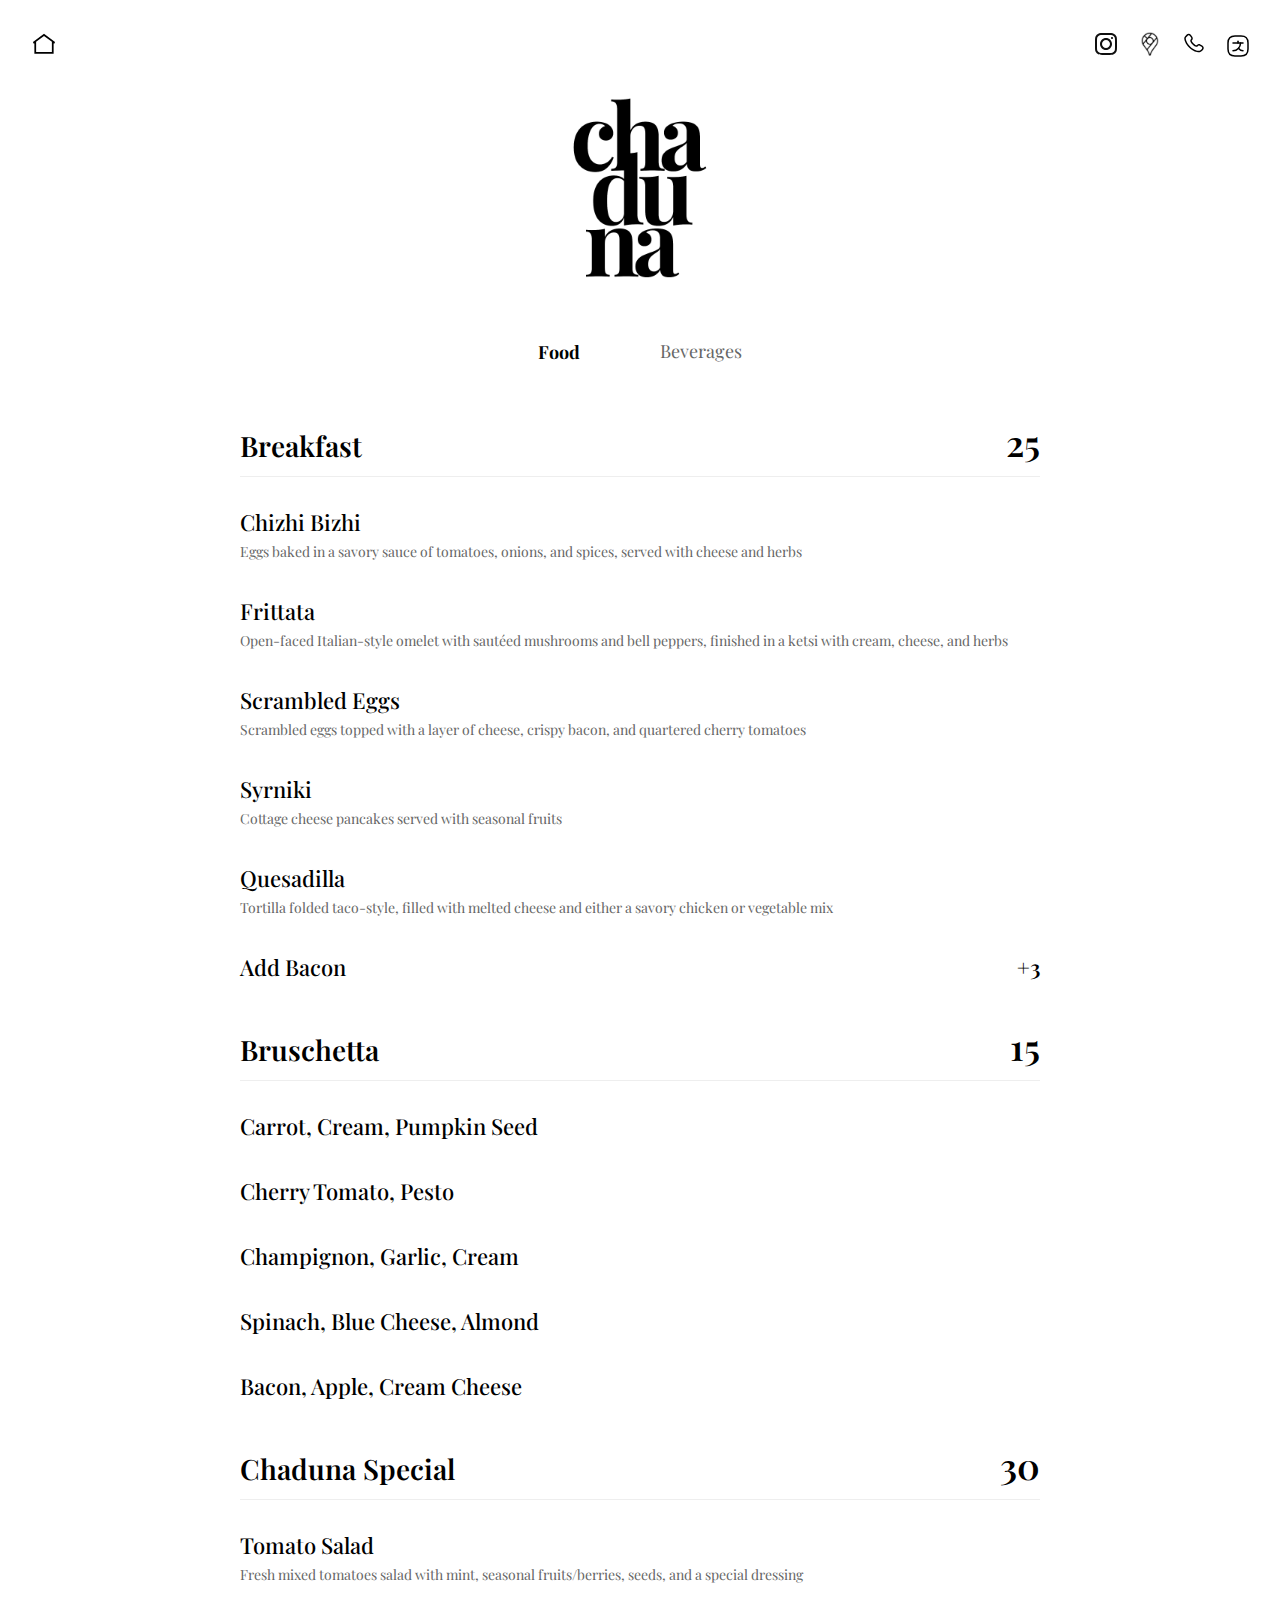
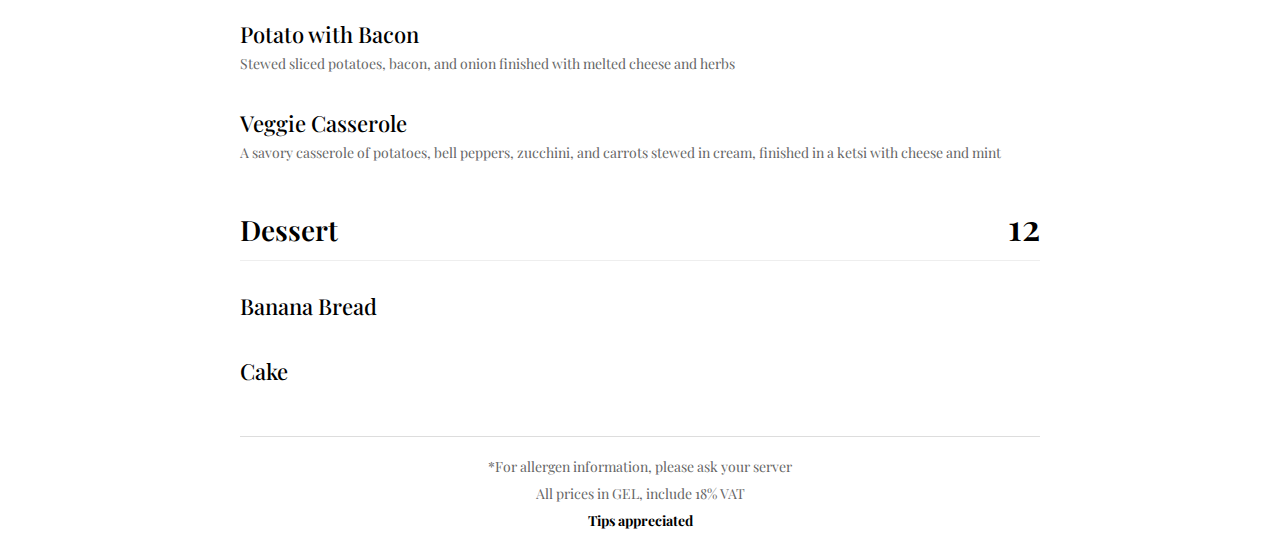
<file: menus/menu_en.html>
<!DOCTYPE html>
<html lang="en">
<head>
    <meta charset="UTF-8">
    <meta name="viewport" content="width=device-width, initial-scale=1.0">
    <title>Chaduna Menu</title>
    <link rel="stylesheet" href="/assets/css/style.css">
    <link rel="preconnect" href="https://fonts.googleapis.com">
    <link rel="preconnect" href="https://fonts.gstatic.com" crossorigin>
    <link href="https://fonts.googleapis.com/css2?family=Playfair+Display:wght@400;600;700&display=swap" rel="stylesheet">
    <script defer src="https://cloud.umami.is/script.js" data-website-id="1686d847-3a61-4404-ad8a-10b20e6cc87a"></script>
</head>
<body class="menu">
    <header class="menu-header">
        <div class="header-left">
            <a href="/index.html">
                <img src="/assets/img/icons/home-black.svg" alt="Home">
            </a>
        </div>
        <div class="header-right">
            <a href="https://www.instagram.com/cafechaduna" target="_blank">
                <img src="/assets/img/icons/instagram-black.svg" alt="Instagram">
            </a>
            <a href="https://www.google.com/maps/place/Chaduna/@41.6904745,44.7987898,17z/data=!3m1!4b1!4m6!3m5!1s0x40440daa8cec339d:0x9d8e3e318703149c!8m2!3d41.6904705!4d44.8013647!16s%2Fg%2F11j3kfxyql" target="_blank">
                <img src="/assets/img/icons/maps-black.svg" alt="Location">
            </a>
            <a href="tel:+995557629229">
                <img src="/assets/img/icons/phone-black.svg" alt="Phone">
            </a>
            
            <div class="lang-dropdown">
                <button onclick="toggleLanguage()" class="lang-dropbtn" aria-label="Select Language">
                    <img src="/assets/img/icons/language.svg" alt="Language">
                </button>
                <div id="langDropdown" class="lang-dropdown-content">
                    <a href="menu_en.html">EN</a>
                    <a href="menu_ka.html">KA</a>
                    <a href="menu_ru.html">RU</a>
                    <a href="menu_de.html">DE</a>
                    <a href="menu_fr.html">FR</a>
                    <a href="menu_it.html">IT</a>
                    <a href="menu_es.html">ES</a>
                    <a href="menu_tr.html">TR</a>
                    <a href="menu_ar.html">AR</a>
                    <a href="menu_zh.html">ZH</a>
                </div>
            </div>

        </div>
    </header>

    <div class="menu-container">
        <a href="/index.html">
            <img src="/assets/img/logos/chaduna-black.png" alt="Chaduna Logo" class="menu-logo">
        </a>

        <div class="tabs">
            <button class="tab active" onclick="showTab('food', event)">Food</button>
            <button class="tab" onclick="showTab('beverage', event)">Beverages</button>
        </div>

        <!-- Food Tab -->
        <div id="food" class="tab-content active">
            <h2>Breakfast <span class="category-price">25</span></h2>
            <div class="menu-item">
                <div>
                    <div class="item-name">Chizhi Bizhi</div>
                    <div class="item-description">Eggs baked in a savory sauce of tomatoes, onions, and spices, served with cheese and herbs</div>
                </div>
            </div>
            <div class="menu-item">
                <div>
                    <div class="item-name">Frittata</div>
                    <div class="item-description">Open-faced Italian-style omelet with sautéed mushrooms and bell peppers, finished in a ketsi with cream, cheese, and herbs</div>
                </div>
            </div>
            <div class="menu-item">
                <div>
                    <div class="item-name">Scrambled Eggs</div>
                    <div class="item-description">Scrambled eggs topped with a layer of cheese, crispy bacon, and quartered cherry tomatoes</div>
                </div>
            </div>
            <div class="menu-item">
                <div>
                    <div class="item-name">Syrniki</div>
                    <div class="item-description">Cottage cheese pancakes served with seasonal fruits</div>
                </div>
            </div>
            <div class="menu-item">
                <div>
                    <div class="item-name">Quesadilla</div>
                    <div class="item-description">Tortilla folded taco-style, filled with melted cheese and either a savory chicken or vegetable mix</div>
                </div>
            </div>
            <div class="menu-item">
                <div>
                    <div class="item-name">Add Bacon</div>
                </div>
                <div class="item-price">+3</div>
            </div>

            <h2>Bruschetta <span class="category-price">15</span></h2>
            <div class="menu-item">
                <div>
                    <div class="item-name">Carrot, Cream, Pumpkin Seed</div>
                </div>
            </div>
            <div class="menu-item">
                <div>
                    <div class="item-name">Cherry Tomato, Pesto</div>
                </div>
            </div>
            <div class="menu-item">
                <div>
                    <div class="item-name">Champignon, Garlic, Cream</div>
                </div>
            </div>
            <div class="menu-item">
                <div>
                    <div class="item-name">Spinach, Blue Cheese, Almond</div>
                </div>
            </div>
            <div class="menu-item">
                <div>
                    <div class="item-name">Bacon, Apple, Cream Cheese</div>
                </div>
            </div>

            <h2>Chaduna Special <span class="category-price">30</span></h2>
            <div class="menu-item">
                <div>
                    <div class="item-name">Tomato Salad</div>
                    <div class="item-description">Fresh mixed tomatoes salad with mint, seasonal fruits/berries, seeds, and a special dressing</div>
                </div>
            </div>
            <div class="menu-item">
                <div>
                    <div class="item-name">Potato with Bacon</div>
                    <div class="item-description">Stewed sliced potatoes, bacon, and onion finished with melted cheese and herbs</div>
                </div>
            </div>
            <div class="menu-item">
                <div>
                    <div class="item-name">Veggie Casserole</div>
                    <div class="item-description">A savory casserole of potatoes, bell peppers, zucchini, and carrots stewed in cream, finished in a ketsi with cheese and mint</div>
                </div>
            </div>

            <h2>Dessert <span class="category-price">12</span></h2>
            <div class="menu-item">
                <div>
                    <div class="item-name">Banana Bread</div>
                </div>
            </div>
            <div class="menu-item">
                <div>
                    <div class="item-name">Cake</div>
                </div>
            </div>

            <div class="menu-note">
                <p>*For allergen information, please ask your server</p>
                <p>All prices in GEL, include 18% VAT</p>
                <p><strong>Tips appreciated</strong></p>
            </div>
        </div>

        <!-- Beverage Tab -->
        <div id="beverage" class="tab-content">
            <h2>Hot Drinks</h2>
            <div class="menu-item">
                <div>
                    <div class="item-name">Espresso / Double</div>
                </div>
                <div class="item-price">6 / 8</div>
            </div>
            <div class="menu-item">
                <div>
                    <div class="item-name">Americano</div>
                </div>
                <div class="item-price">6</div>
            </div>
            <div class="menu-item">
                <div>
                    <div class="item-name">Cappuccino / Flat White</div>
                </div>
                <div class="item-price">9 / 11</div>
            </div>
            <div class="menu-item">
                <div>
                    <div class="item-name">Latte / Double</div>
                </div>
                <div class="item-price">9 / 11</div>
            </div>
            <div class="menu-item">
                <div>
                    <div class="item-name">Raf</div>
                </div>
                <div class="item-price">9</div>
            </div>
            <div class="menu-item">
                <div>
                    <div class="item-name">Cacao / Hot Choco</div>
                </div>
                <div class="item-price">9</div>
            </div>
            <div class="menu-item">
                <div>
                    <div class="item-name">Tea / With Mint, Honey</div>
                </div>
                <div class="item-price">9 / 11</div>
            </div>
            <div class="menu-item">
                <div>
                    <div class="item-name">Alternative Milk</div>
                    <div class="item-description">Soy, almond, oat</div>
                </div>
                <div class="item-price">+2</div>
            </div>

            <h2>Cold Drinks</h2>
            <div class="menu-item">
                <div>
                    <div class="item-name">Ice Tea</div>
                </div>
                <div class="item-price">9</div>
            </div>
            <div class="menu-item">
                <div>
                    <div class="item-name">Ice Latte</div>
                </div>
                <div class="item-price">9</div>
            </div>
            <div class="menu-item">
                <div>
                    <div class="item-name">Homemade Lemonade</div>
                </div>
                <div class="item-price">9</div>
            </div>
            <div class="menu-item">
                <div>
                    <div class="item-name">Borjomi</div>
                </div>
                <div class="item-price">3</div>
            </div>
            <div class="menu-item">
                <div>
                    <div class="item-name">Bakuriani</div>
                </div>
                <div class="item-price">2</div>
            </div>

            <h2>Wine / Chacha</h2>
            <div class="menu-item">
                <div>
                    <div class="item-name">Chacha</div>
                </div>
                <div class="item-price">10</div>
            </div>
            <div class="menu-item">
                <div>
                    <div class="item-name">White Glass</div>
                </div>
                <div class="item-price">14</div>
            </div>
            <div class="menu-item">
                <div>
                    <div class="item-name">Amber Glass</div>
                </div>
                <div class="item-price">16</div>
            </div>
            <div class="menu-item">
                <div>
                    <div class="item-name">Red Glass</div>
                </div>
                <div class="item-price">16</div>
            </div>

            <div class="menu-note">
                <p>*For allergen information, please ask your server</p>
                <p>All prices in GEL, include 18% VAT</p>
                <p><strong>Tips appreciated</strong></p>
            </div>
        </div>
    </div>

    <script>
        function showTab(tabName, event) {
            // Hide all tab contents
            const contents = document.querySelectorAll('.tab-content');
            contents.forEach(content => content.classList.remove('active'));

            // Remove active class from all tabs
            const tabs = document.querySelectorAll('.tab');
            tabs.forEach(tab => tab.classList.remove('active'));

            // Show selected tab content
            document.getElementById(tabName).classList.add('active');

            // Add active class to clicked tab
            event.currentTarget.classList.add('active');
        }

        function toggleLanguage() {
            document.querySelector('.lang-dropdown').classList.toggle('show');
        }

        window.onclick = function(event) {
            if (!event.target.closest('.lang-dropbtn')) {
                var dropdowns = document.getElementsByClassName("lang-dropdown");
                for (var i = 0; i < dropdowns.length; i++) {
                    var openDropdown = dropdowns[i];
                    if (openDropdown.classList.contains('show')) {
                        openDropdown.classList.remove('show');
                    }
                }
            }
        }
    </script>
</body>
</html>
</file>
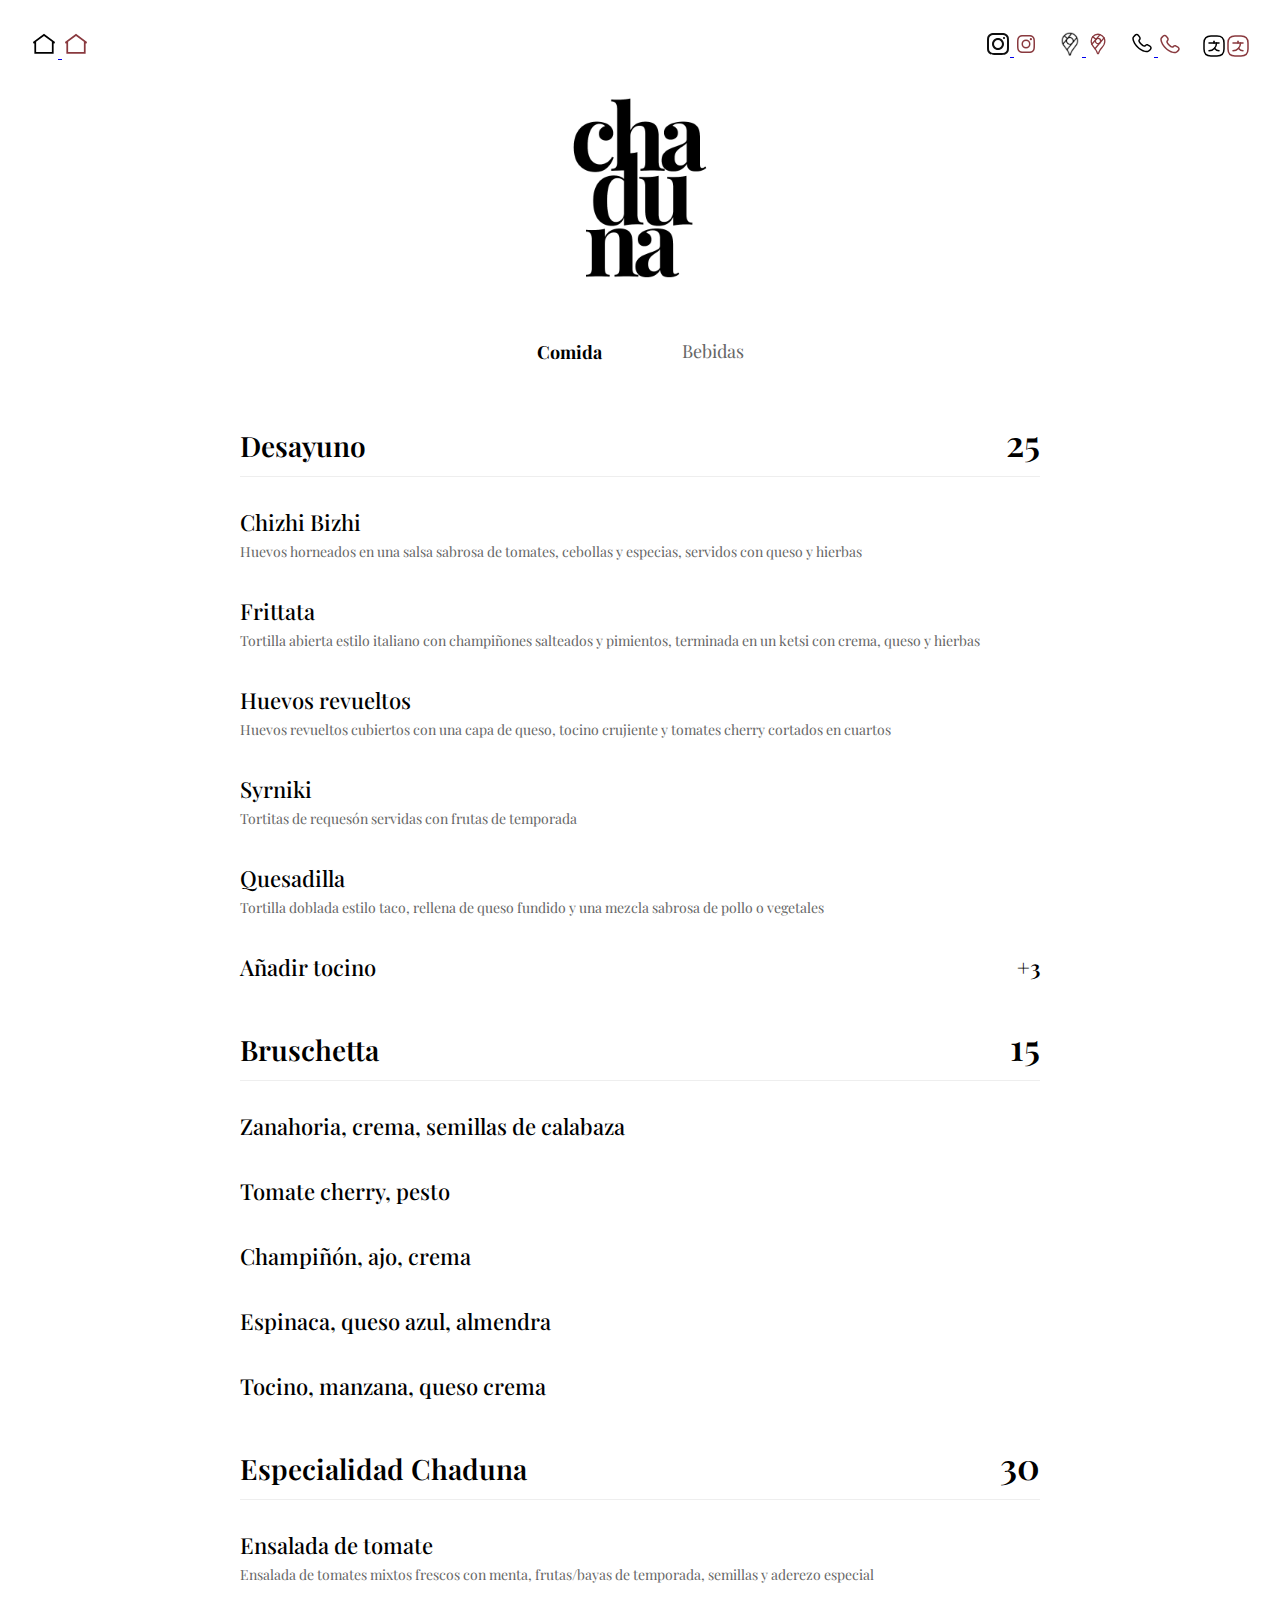
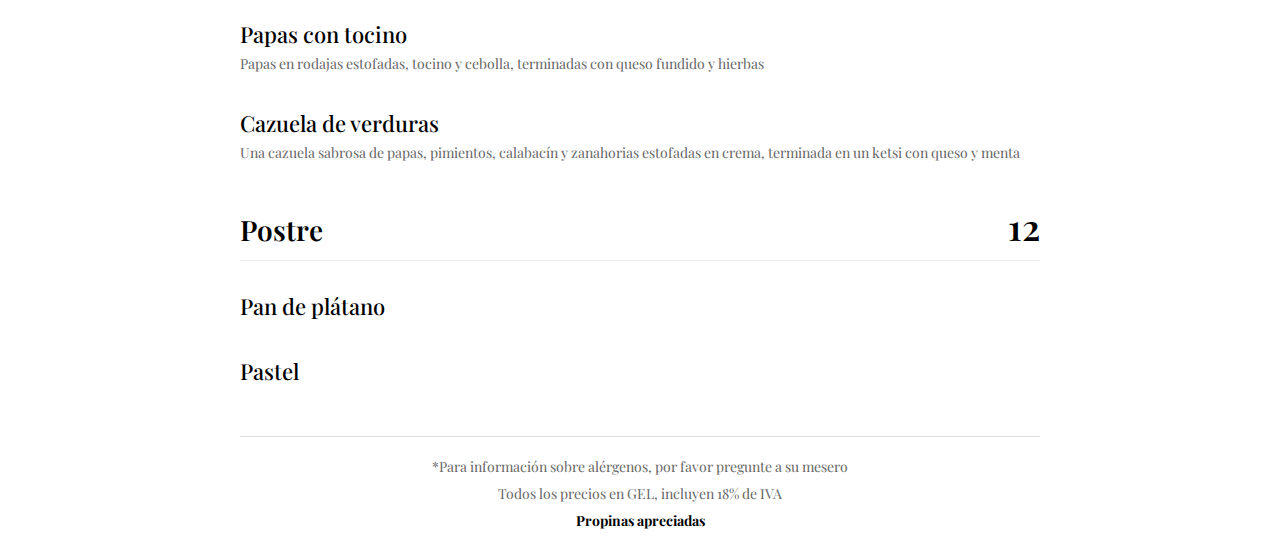
<file: menus/menu_es.html>
<!DOCTYPE html>
<html lang="es">
<head>
    <meta charset="UTF-8">
    <meta name="viewport" content="width=device-width, initial-scale=1.0">
    <title>Chaduna Menú</title>
    <link rel="stylesheet" href="/assets/css/style.css">
    <link rel="preconnect" href="https://fonts.googleapis.com">
    <link rel="preconnect" href="https://fonts.gstatic.com" crossorigin>
    <link href="https://fonts.googleapis.com/css2?family=Playfair+Display:wght@400;600;700&display=swap" rel="stylesheet">
    <script defer src="https://cloud.umami.is/script.js" data-website-id="1686d847-3a61-4404-ad8a-10b20e6cc87a"></script>
</head>
<body class="menu">
    <header class="menu-header">
        <div class="header-left">
            <a href="/index.html">
                <img src="/assets/img/icons/home-black.svg" alt="Inicio" class="normal-icon">
                <img src="/assets/img/icons/home-red.svg" alt="Inicio" class="hover-icon">
            </a>
        </div>
        <div class="header-right">
            <a href="https://www.instagram.com/cafechaduna" target="_blank">
                <img src="/assets/img/icons/instagram-black.svg" alt="Instagram" class="normal-icon">
                <img src="/assets/img/icons/instagram-red.svg" alt="Instagram" class="hover-icon">
            </a>
            <a href="https://www.google.com/maps/place/Chaduna/@41.6904745,44.7987898,17z/data=!3m1!4b1!4m6!3m5!1s0x40440daa8cec339d:0x9d8e3e318703149c!8m2!3d41.6904705!4d44.8013647!16s%2Fg%2F11j3kfxyql" target="_blank">
                <img src="/assets/img/icons/maps-black.svg" alt="Ubicación" class="normal-icon">
                <img src="/assets/img/icons/maps-red.svg" alt="Ubicación" class="hover-icon">
            </a>
            <a href="tel:+995557629229">
                <img src="/assets/img/icons/phone-black.svg" alt="Teléfono" class="normal-icon">
                <img src="/assets/img/icons/phone-red.svg" alt="Teléfono" class="hover-icon">
            </a>

            
            <div class="lang-dropdown">
                <button onclick="toggleLanguage()" class="lang-dropbtn" aria-label="Select Language">
                    <img src="/assets/img/icons/language.svg" alt="Language" class="normal-icon">
                    <img src="/assets/img/icons/language-red.svg" alt="Language" class="hover-icon">
                </button>
                <div id="langDropdown" class="lang-dropdown-content">
                    <a href="menu_en.html">EN</a>
                    <a href="menu_ka.html">KA</a>
                    <a href="menu_ru.html">RU</a>
                    <a href="menu_de.html">DE</a>
                    <a href="menu_fr.html">FR</a>
                    <a href="menu_it.html">IT</a>
                    <a href="menu_es.html">ES</a>
                    <a href="menu_tr.html">TR</a>
                    <a href="menu_ar.html">AR</a>
                    <a href="menu_zh.html">ZH</a>
                </div>
            </div>
        </div>
    </header>

    <div class="menu-container">
        <a href="/index.html">
            <img src="/assets/img/logos/chaduna-black.png" alt="Chaduna Logo" class="menu-logo">
        </a>

        <div class="tabs">
            <button class="tab active" onclick="showTab('food', event)">Comida</button>
            <button class="tab" onclick="showTab('beverage', event)">Bebidas</button>
        </div>

        <!-- Food Tab -->
        <div id="food" class="tab-content active">
            <h2>Desayuno <span class="category-price">25</span></h2>
            <div class="menu-item">
                <div>
                    <div class="item-name">Chizhi Bizhi</div>
                    <div class="item-description">Huevos horneados en una salsa sabrosa de tomates, cebollas y especias, servidos con queso y hierbas</div>
                </div>
            </div>
            <div class="menu-item">
                <div>
                    <div class="item-name">Frittata</div>
                    <div class="item-description">Tortilla abierta estilo italiano con champiñones salteados y pimientos, terminada en un ketsi con crema, queso y hierbas</div>
                </div>
            </div>
            <div class="menu-item">
                <div>
                    <div class="item-name">Huevos revueltos</div>
                    <div class="item-description">Huevos revueltos cubiertos con una capa de queso, tocino crujiente y tomates cherry cortados en cuartos</div>
                </div>
            </div>
            <div class="menu-item">
                <div>
                    <div class="item-name">Syrniki</div>
                    <div class="item-description">Tortitas de requesón servidas con frutas de temporada</div>
                </div>
            </div>
            <div class="menu-item">
                <div>
                    <div class="item-name">Quesadilla</div>
                    <div class="item-description">Tortilla doblada estilo taco, rellena de queso fundido y una mezcla sabrosa de pollo o vegetales</div>
                </div>
            </div>
            <div class="menu-item">
                <div>
                    <div class="item-name">Añadir tocino</div>
                </div>
                <div class="item-price">+3</div>
            </div>

            <h2>Bruschetta <span class="category-price">15</span></h2>
            <div class="menu-item">
                <div>
                    <div class="item-name">Zanahoria, crema, semillas de calabaza</div>
                </div>
            </div>
            <div class="menu-item">
                <div>
                    <div class="item-name">Tomate cherry, pesto</div>
                </div>
            </div>
            <div class="menu-item">
                <div>
                    <div class="item-name">Champiñón, ajo, crema</div>
                </div>
            </div>
            <div class="menu-item">
                <div>
                    <div class="item-name">Espinaca, queso azul, almendra</div>
                </div>
            </div>
            <div class="menu-item">
                <div>
                    <div class="item-name">Tocino, manzana, queso crema</div>
                </div>
            </div>

            <h2>Especialidad Chaduna <span class="category-price">30</span></h2>
            <div class="menu-item">
                <div>
                    <div class="item-name">Ensalada de tomate</div>
                    <div class="item-description">Ensalada de tomates mixtos frescos con menta, frutas/bayas de temporada, semillas y aderezo especial</div>
                </div>
            </div>
            <div class="menu-item">
                <div>
                    <div class="item-name">Papas con tocino</div>
                    <div class="item-description">Papas en rodajas estofadas, tocino y cebolla, terminadas con queso fundido y hierbas</div>
                </div>
            </div>
            <div class="menu-item">
                <div>
                    <div class="item-name">Cazuela de verduras</div>
                    <div class="item-description">Una cazuela sabrosa de papas, pimientos, calabacín y zanahorias estofadas en crema, terminada en un ketsi con queso y menta</div>
                </div>
            </div>

            <h2>Postre <span class="category-price">12</span></h2>
            <div class="menu-item">
                <div>
                    <div class="item-name">Pan de plátano</div>
                </div>
            </div>
            <div class="menu-item">
                <div>
                    <div class="item-name">Pastel</div>
                </div>
            </div>

            <div class="menu-note">
                <p>*Para información sobre alérgenos, por favor pregunte a su mesero</p>
                <p>Todos los precios en GEL, incluyen 18% de IVA</p>
                <p><strong>Propinas apreciadas</strong></p>
            </div>
        </div>

        <!-- Beverage Tab -->
        <div id="beverage" class="tab-content">
            <h2>Bebidas calientes</h2>
            <div class="menu-item">
                <div>
                    <div class="item-name">Espresso / Doble</div>
                </div>
                <div class="item-price">6 / 8</div>
            </div>
            <div class="menu-item">
                <div>
                    <div class="item-name">Americano</div>
                </div>
                <div class="item-price">6</div>
            </div>
            <div class="menu-item">
                <div>
                    <div class="item-name">Cappuccino / Flat White</div>
                </div>
                <div class="item-price">9 / 11</div>
            </div>
            <div class="menu-item">
                <div>
                    <div class="item-name">Latte / Doble</div>
                </div>
                <div class="item-price">9 / 11</div>
            </div>
            <div class="menu-item">
                <div>
                    <div class="item-name">Raf</div>
                </div>
                <div class="item-price">9</div>
            </div>
            <div class="menu-item">
                <div>
                    <div class="item-name">Cacao / Chocolate caliente</div>
                </div>
                <div class="item-price">9</div>
            </div>
            <div class="menu-item">
                <div>
                    <div class="item-name">Té / Con menta, miel</div>
                </div>
                <div class="item-price">9 / 11</div>
            </div>
            <div class="menu-item">
                <div>
                    <div class="item-name">Leche alternativa</div>
                    <div class="item-description">Soja, almendra, avena</div>
                </div>
                <div class="item-price">+2</div>
            </div>

            <h2>Bebidas frías</h2>
            <div class="menu-item">
                <div>
                    <div class="item-name">Té helado</div>
                </div>
                <div class="item-price">9</div>
            </div>
            <div class="menu-item">
                <div>
                    <div class="item-name">Latte helado</div>
                </div>
                <div class="item-price">9</div>
            </div>
            <div class="menu-item">
                <div>
                    <div class="item-name">Limonada casera</div>
                </div>
                <div class="item-price">9</div>
            </div>
            <div class="menu-item">
                <div>
                    <div class="item-name">Borjomi</div>
                </div>
                <div class="item-price">3</div>
            </div>
            <div class="menu-item">
                <div>
                    <div class="item-name">Bakuriani</div>
                </div>
                <div class="item-price">2</div>
            </div>

            <h2>Vino / Chacha</h2>
            <div class="menu-item">
                <div>
                    <div class="item-name">Chacha</div>
                </div>
                <div class="item-price">10</div>
            </div>
            <div class="menu-item">
                <div>
                    <div class="item-name">Copa de blanco</div>
                </div>
                <div class="item-price">14</div>
            </div>
            <div class="menu-item">
                <div>
                    <div class="item-name">Copa de ámbar</div>
                </div>
                <div class="item-price">16</div>
            </div>
            <div class="menu-item">
                <div>
                    <div class="item-name">Copa de tinto</div>
                </div>
                <div class="item-price">16</div>
            </div>

            <div class="menu-note">
                <p>*Para información sobre alérgenos y preferencias dietéticas, por favor confirme con su mesero</p>
                <p>Todos los precios en GEL, incluyen 18% de IVA</p>
                <p><strong>Propinas apreciadas</strong></p>
            </div>
        </div>
    </div>

    <script src="../assets/js/menu.js"></script></body>
</html>
</file>
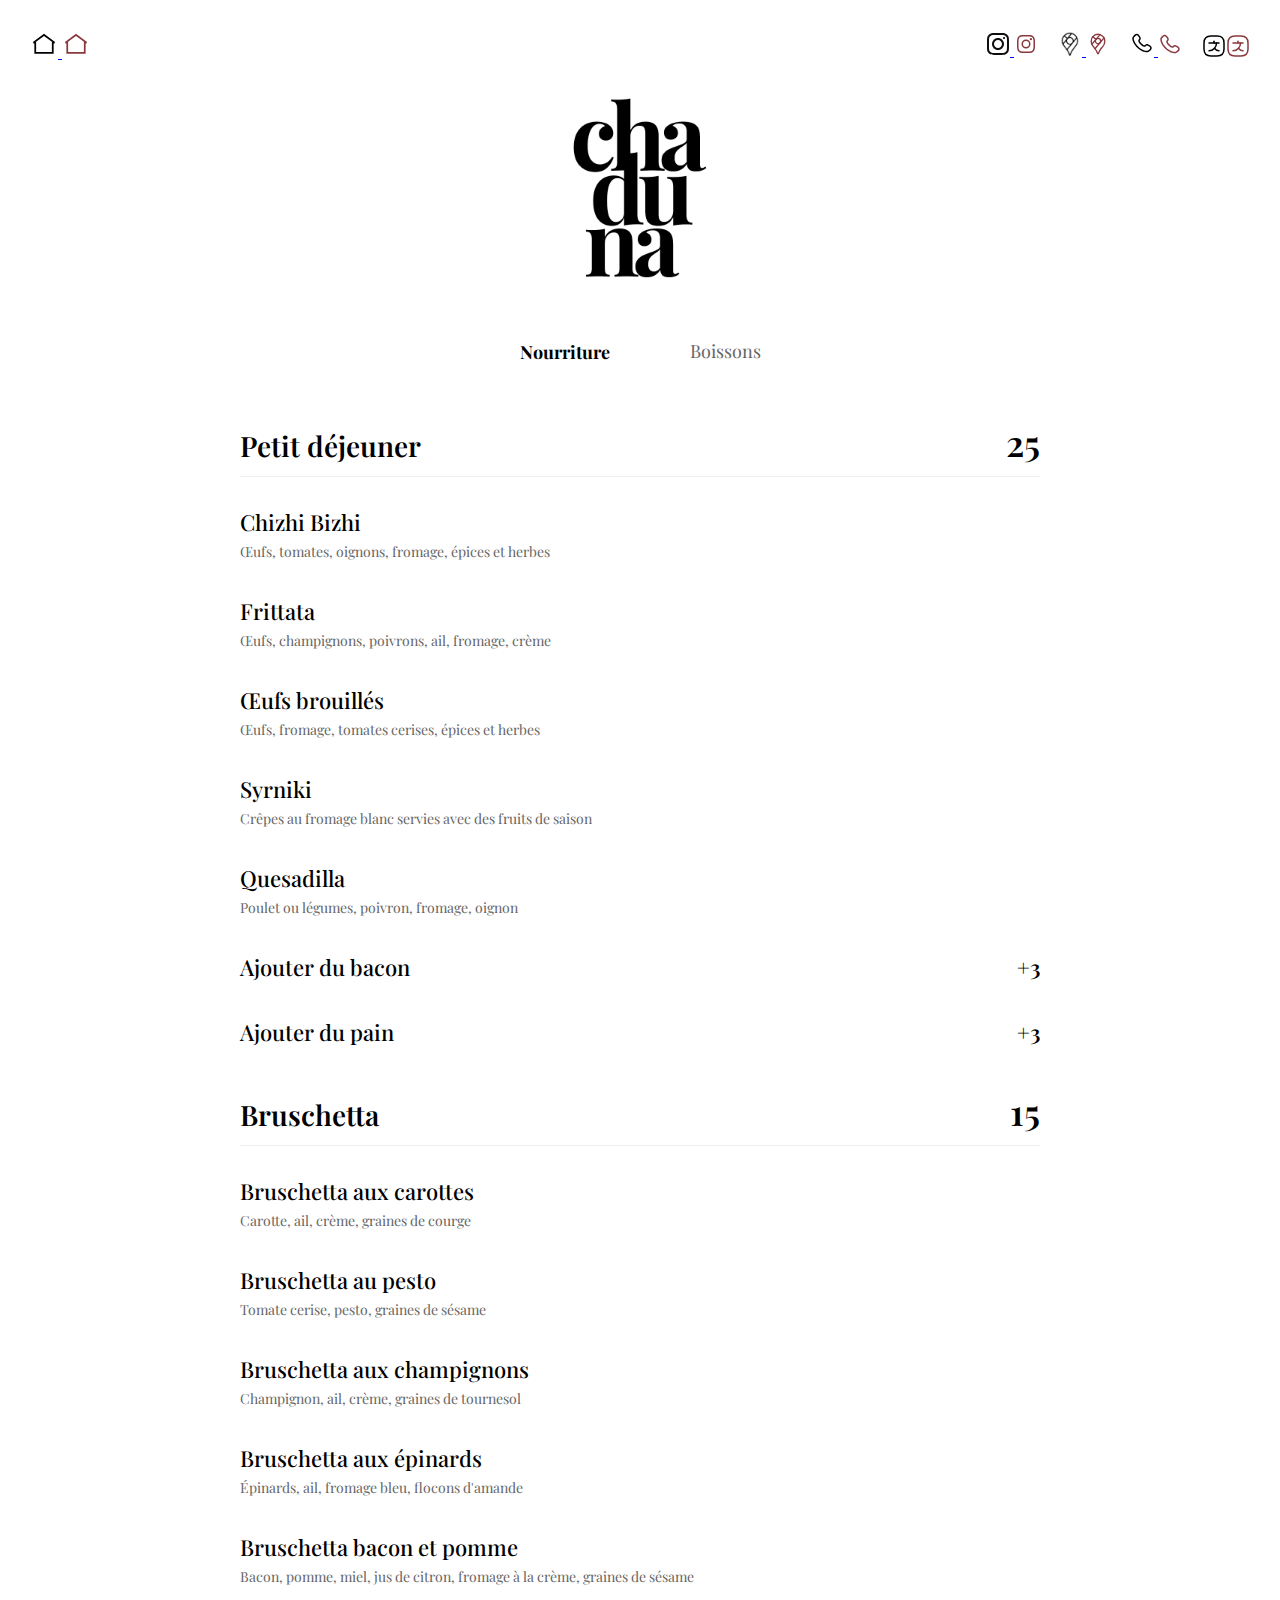
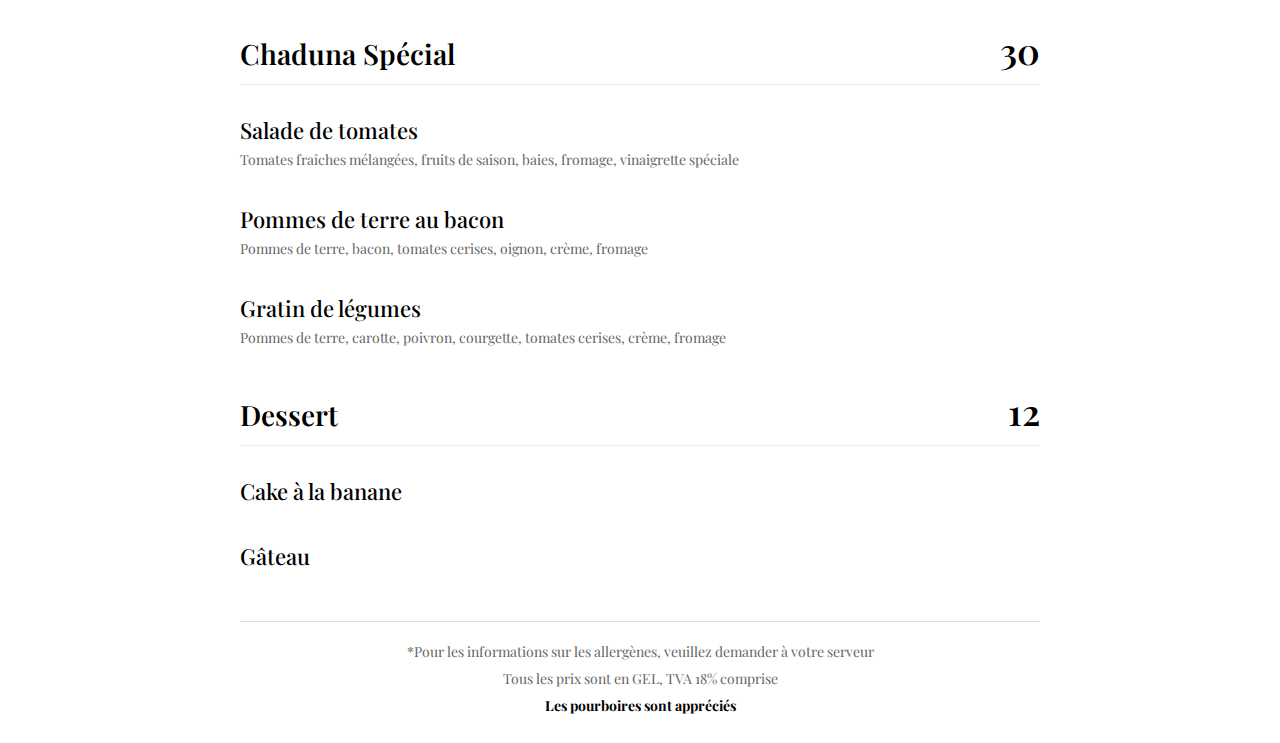
<file: menus/menu_fr.html>
<!DOCTYPE html>
<html lang="fr">
<head>
    <meta charset="UTF-8">
    <meta name="viewport" content="width=device-width, initial-scale=1.0">
    <title>Chaduna Menu</title>
    <link rel="stylesheet" href="/assets/css/style.css">
    <link rel="preconnect" href="https://fonts.googleapis.com">
    <link rel="preconnect" href="https://fonts.gstatic.com" crossorigin>
    <link href="https://fonts.googleapis.com/css2?family=Playfair+Display:wght@400;600;700&display=swap" rel="stylesheet">
    <script defer src="/assets/js/structured-data.js"></script>
    <script defer src="https://cloud.umami.is/script.js" data-website-id="1686d847-3a61-4404-ad8a-10b20e6cc87a"></script>
</head>
<body class="menu">
    <header class="menu-header">
        <div class="header-left">
            <a href="/index.html">
                <img src="/assets/img/icons/home-black.svg" alt="Accueil" class="normal-icon">
                <img src="/assets/img/icons/home-red.svg" alt="Accueil" class="hover-icon">
            </a>
        </div>
        <div class="header-right">
            <a href="https://www.instagram.com/cafechaduna" target="_blank">
                <img src="/assets/img/icons/instagram-black.svg" alt="Instagram" class="normal-icon">
                <img src="/assets/img/icons/instagram-red.svg" alt="Instagram" class="hover-icon">
            </a>
            <a href="https://www.google.com/maps/place/Chaduna/@41.6904745,44.7987898,17z/data=!3m1!4b1!4m6!3m5!1s0x40440daa8cec339d:0x9d8e3e318703149c!8m2!3d41.6904705!4d44.8013647!16s%2Fg%2F11j3kfxyql" target="_blank">
                <img src="/assets/img/icons/maps-black.svg" alt="Localisation" class="normal-icon">
                <img src="/assets/img/icons/maps-red.svg" alt="Localisation" class="hover-icon">
            </a>
            <a href="tel:+995557629229">
                <img src="/assets/img/icons/phone-black.svg" alt="Téléphone" class="normal-icon">
                <img src="/assets/img/icons/phone-red.svg" alt="Téléphone" class="hover-icon">
            </a>

            <div class="lang-dropdown">
                <button onclick="toggleLanguage()" class="lang-dropbtn" aria-label="Select Language">
                    <img src="/assets/img/icons/language.svg" alt="Language" class="normal-icon">
                    <img src="/assets/img/icons/language-red.svg" alt="Language" class="hover-icon">
                </button>
                <div id="langDropdown" class="lang-dropdown-content">
                    <a href="menu_en.html">EN</a>
                    <a href="menu_ka.html">KA</a>
                    <a href="menu_ru.html">RU</a>
                    <a href="menu_de.html">DE</a>
                    <a href="menu_fr.html">FR</a>
                    <a href="menu_it.html">IT</a>
                    <a href="menu_es.html">ES</a>
                    <a href="menu_tr.html">TR</a>
                    <a href="menu_ar.html">AR</a>
                    <a href="menu_zh.html">ZH</a>
                </div>
            </div>

        </div>
    </header>

    <div class="menu-container">
        <a href="/index.html">
            <img src="/assets/img/logos/chaduna-black.png" alt="Chaduna Logo" class="menu-logo">
        </a>

        <div class="tabs">
            <button class="tab active" onclick="showTab('food', event)">Nourriture</button>
            <button class="tab" onclick="showTab('beverage', event)">Boissons</button>
        </div>

        <!-- Food Tab -->
        <div id="food" class="tab-content active">
            <h2>Petit déjeuner <span class="category-price">25</span></h2>
            <div class="menu-item">
                <div>
                    <div class="item-name">Chizhi Bizhi</div>
                    <div class="item-description">Œufs, tomates, oignons, fromage, épices et herbes</div>
                </div>
            </div>
            <div class="menu-item">
                <div>
                    <div class="item-name">Frittata</div>
                    <div class="item-description">Œufs, champignons, poivrons, ail, fromage, crème</div>
                </div>
            </div>
            <div class="menu-item">
                <div>
                    <div class="item-name">Œufs brouillés</div>
                    <div class="item-description">Œufs, fromage, tomates cerises, épices et herbes</div>
                </div>
            </div>
            <div class="menu-item">
                <div>
                    <div class="item-name">Syrniki</div>
                    <div class="item-description">Crêpes au fromage blanc servies avec des fruits de saison</div>
                </div>
            </div>
            <div class="menu-item">
                <div>
                    <div class="item-name">Quesadilla</div>
                    <div class="item-description">Poulet ou légumes, poivron, fromage, oignon</div>
                </div>
            </div>
            <div class="menu-item">
                <div>
                    <div class="item-name">Ajouter du bacon</div>
                </div>
                <div class="item-price">+3</div>
            </div>
            <div class="menu-item">
                <div>
                    <div class="item-name">Ajouter du pain</div>
                </div>
                <div class="item-price">+3</div>
            </div>

            <h2>Bruschetta <span class="category-price">15</span></h2>
            <div class="menu-item">
                <div>
                    <div class="item-name">Bruschetta aux carottes</div>
                    <div class="item-description">Carotte, ail, crème, graines de courge</div>
                </div>
            </div>
            <div class="menu-item">
                <div>
                    <div class="item-name">Bruschetta au pesto</div>
                    <div class="item-description">Tomate cerise, pesto, graines de sésame</div>
                </div>
            </div>
            <div class="menu-item">
                <div>
                    <div class="item-name">Bruschetta aux champignons</div>
                    <div class="item-description">Champignon, ail, crème, graines de tournesol</div>
                </div>
            </div>
            <div class="menu-item">
                <div>
                    <div class="item-name">Bruschetta aux épinards</div>
                    <div class="item-description">Épinards, ail, fromage bleu, flocons d'amande</div>
                </div>
            </div>
            <div class="menu-item">
                <div>
                    <div class="item-name">Bruschetta bacon et pomme</div>
                    <div class="item-description">Bacon, pomme, miel, jus de citron, fromage à la crème, graines de sésame</div>
                </div>
            </div>

            <h2>Chaduna Spécial <span class="category-price">30</span></h2>
            <div class="menu-item">
                <div>
                    <div class="item-name">Salade de tomates</div>
                    <div class="item-description">Tomates fraîches mélangées, fruits de saison, baies, fromage, vinaigrette spéciale</div>
                </div>
            </div>
            <div class="menu-item">
                <div>
                    <div class="item-name">Pommes de terre au bacon</div>
                    <div class="item-description">Pommes de terre, bacon, tomates cerises, oignon, crème, fromage</div>
                </div>
            </div>
            <div class="menu-item">
                <div>
                    <div class="item-name">Gratin de légumes</div>
                    <div class="item-description">Pommes de terre, carotte, poivron, courgette, tomates cerises, crème, fromage</div>
                </div>
            </div>

            <h2>Dessert <span class="category-price">12</span></h2>
            <div class="menu-item">
                <div>
                    <div class="item-name">Cake à la banane</div>
                </div>
            </div>
            <div class="menu-item">
                <div>
                    <div class="item-name">Gâteau</div>
                </div>
            </div>

            <div class="menu-note">
                <p>*Pour les informations sur les allergènes, veuillez demander à votre serveur</p>
                <p>Tous les prix sont en GEL, TVA 18% comprise</p>
                <p><strong>Les pourboires sont appréciés</strong></p>
            </div>
        </div>

        <!-- Beverage Tab -->
        <div id="beverage" class="tab-content">
            <h2>Boissons chaudes</h2>
            <div class="menu-item">
                <div>
                    <div class="item-name">Espresso / Double</div>
                </div>
                <div class="item-price">6 / 8</div>
            </div>
            <div class="menu-item">
                <div>
                    <div class="item-name">Americano</div>
                </div>
                <div class="item-price">6</div>
            </div>
            <div class="menu-item">
                <div>
                    <div class="item-name">Cappuccino / Flat White</div>
                </div>
                <div class="item-price">9 / 11</div>
            </div>
            <div class="menu-item">
                <div>
                    <div class="item-name">Latte / Double</div>
                </div>
                <div class="item-price">9 / 11</div>
            </div>
            <div class="menu-item">
                <div>
                    <div class="item-name">Raf</div>
                </div>
                <div class="item-price">9</div>
            </div>
            <div class="menu-item">
                <div>
                    <div class="item-name">Cacao / Chocolat chaud</div>
                </div>
                <div class="item-price">9</div>
            </div>
            <div class="menu-item">
                <div>
                    <div class="item-name">Thé</div>
                </div>
                <div class="item-price">9</div>
            </div>
            <div class="menu-item">
                <div>
                    <div class="item-name">Lait alternatif</div>
                    <div class="item-description">Amande, avoine, noisette, banane, noix de coco</div>
                </div>
                <div class="item-price">+3</div>
            </div>
            <div class="menu-item">
                <div>
                    <div class="item-name">Ajouter menthe, miel</div>
                </div>
                <div class="item-price">+2</div>
            </div>

            <h2>Boissons froides</h2>
            <div class="menu-item">
                <div>
                    <div class="item-name">Thé glacé</div>
                </div>
                <div class="item-price">9</div>
            </div>
            <div class="menu-item">
                <div>
                    <div class="item-name">Latte glacé</div>
                </div>
                <div class="item-price">9</div>
            </div>
            <div class="menu-item">
                <div>
                    <div class="item-name">Limonade maison</div>
                </div>
                <div class="item-price">9</div>
            </div>
            <div class="menu-item">
                <div>
                    <div class="item-name">Borjomi</div>
                </div>
                <div class="item-price">3</div>
            </div>
            <div class="menu-item">
                <div>
                    <div class="item-name">Bakuriani</div>
                </div>
                <div class="item-price">2</div>
            </div>

            <h2>Vin / Chacha</h2>
            <div class="menu-item">
                <div>
                    <div class="item-name">Chacha</div>
                </div>
                <div class="item-price">10</div>
            </div>
            <div class="menu-item">
                <div>
                    <div class="item-name">Vin blanc (verre)</div>
                </div>
                <div class="item-price">14</div>
            </div>
            <div class="menu-item">
                <div>
                    <div class="item-name">Vin ambré (verre)</div>
                </div>
                <div class="item-price">16</div>
            </div>
            <div class="menu-item">
                <div>
                    <div class="item-name">Vin rouge (verre)</div>
                </div>
                <div class="item-price">16</div>
            </div>

            <div class="menu-note">
                <p>*Pour les informations sur les allergènes, veuillez demander à votre serveur</p>
                <p>Tous les prix sont en GEL, TVA 18% comprise</p>
                <p><strong>Les pourboires sont appréciés</strong></p>
            </div>
        </div>
    </div>

    <script src="../assets/js/menu.js"></script>
</body>
</html>
</file>
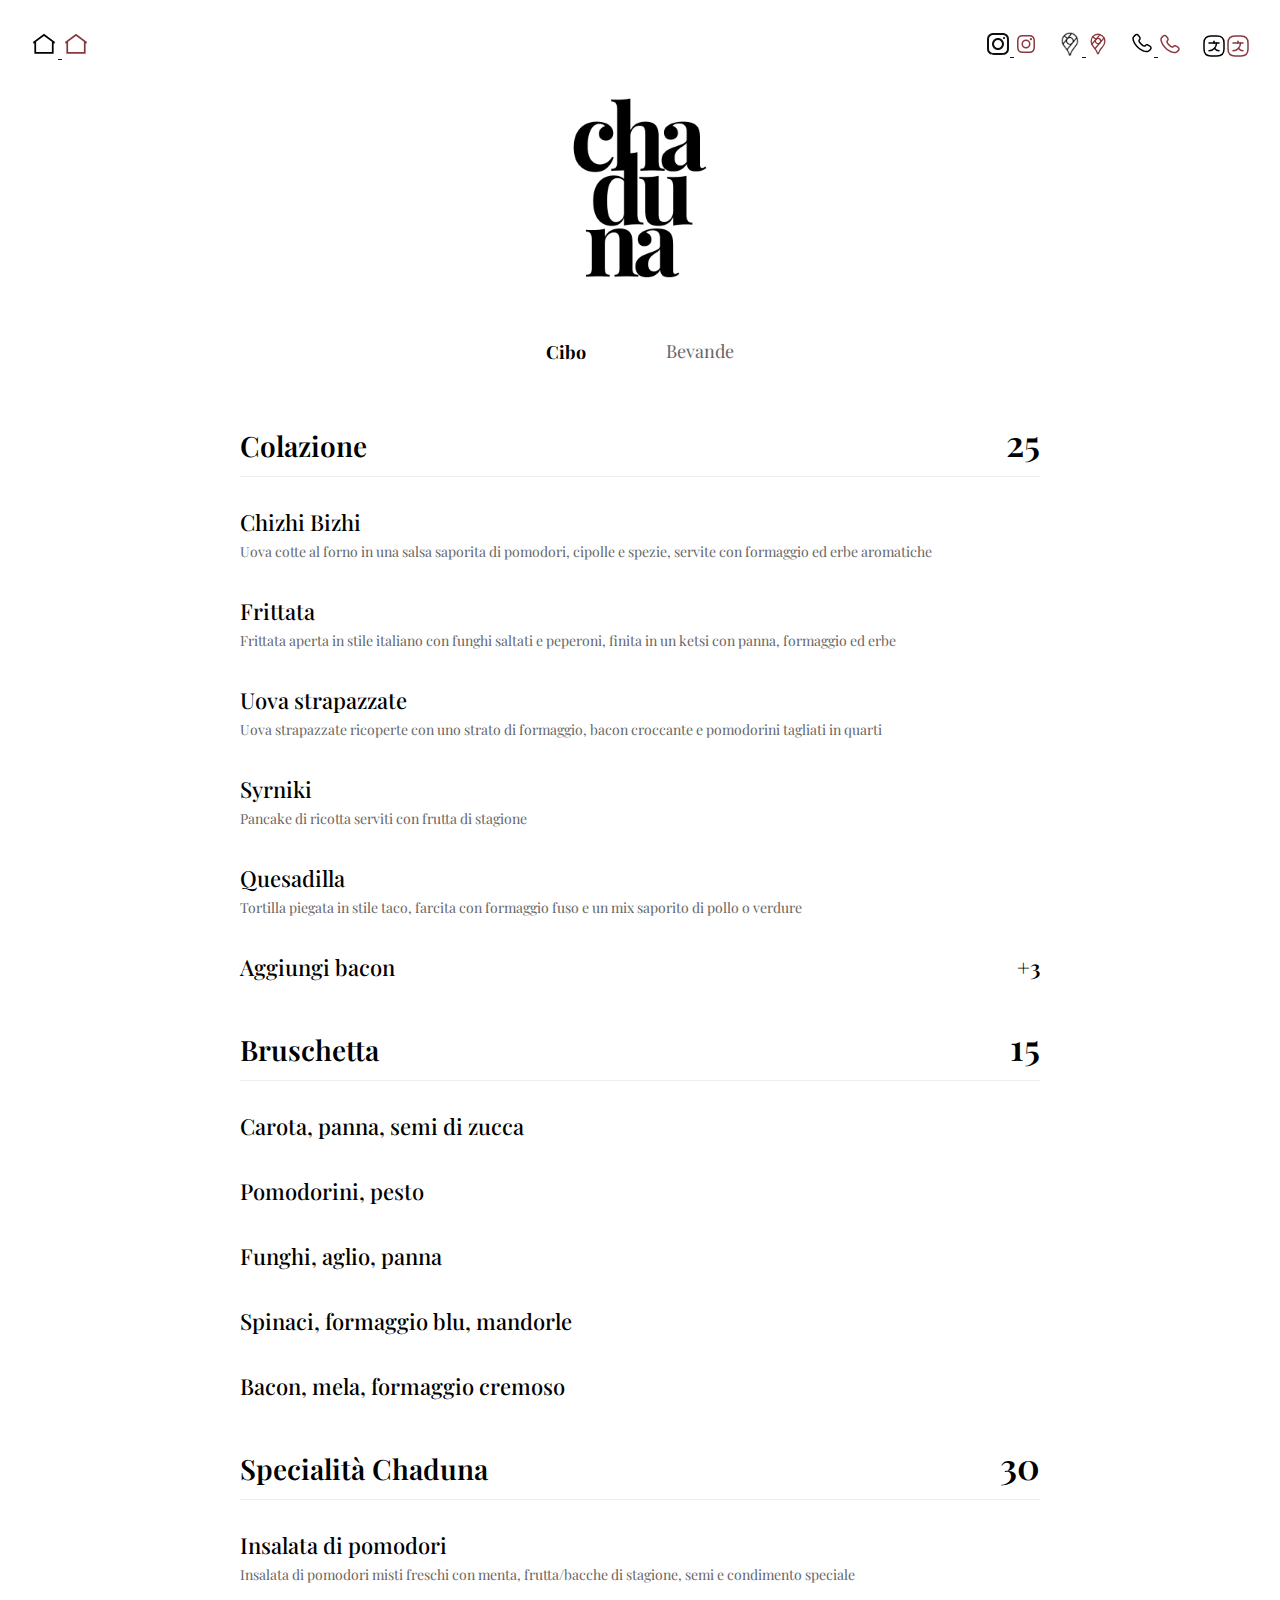
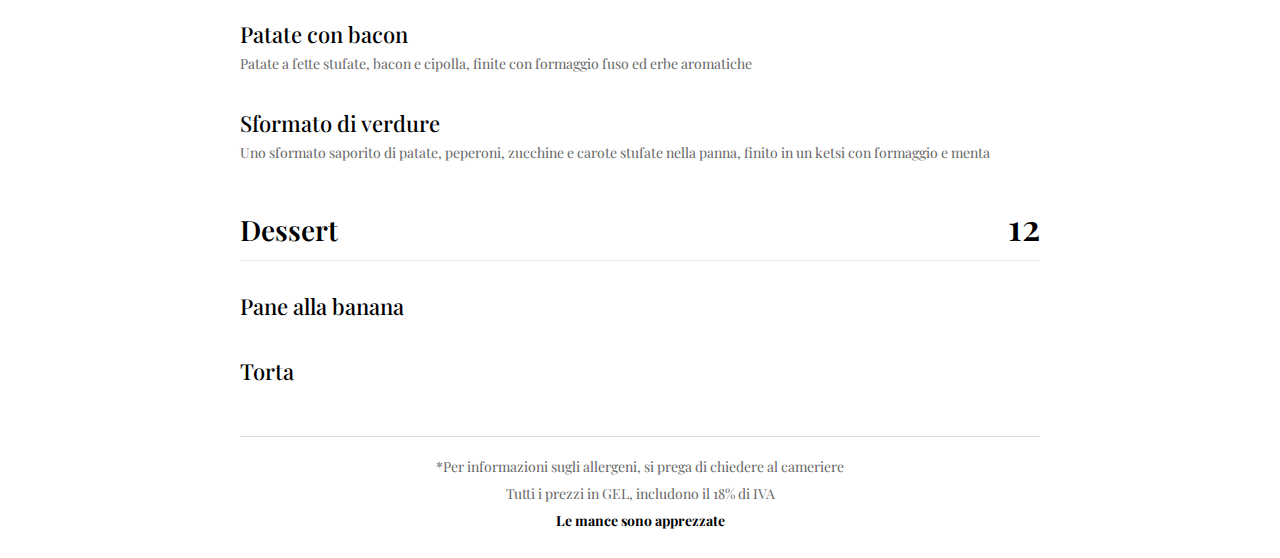
<file: menus/menu_it.html>
<!DOCTYPE html>
<html lang="it">
<head>
    <meta charset="UTF-8">
    <meta name="viewport" content="width=device-width, initial-scale=1.0">
    <title>Chaduna Menu</title>
    <link rel="stylesheet" href="/assets/css/style.css">
    <link rel="preconnect" href="https://fonts.googleapis.com">
    <link rel="preconnect" href="https://fonts.gstatic.com" crossorigin>
    <link href="https://fonts.googleapis.com/css2?family=Playfair+Display:wght@400;600;700&display=swap" rel="stylesheet">
    <script defer src="https://cloud.umami.is/script.js" data-website-id="1686d847-3a61-4404-ad8a-10b20e6cc87a"></script>
</head>
<body class="menu">
    <header class="menu-header">
        <div class="header-left">
            <a href="/index.html">
                <img src="/assets/img/icons/home-black.svg" alt="Home" class="normal-icon">
                <img src="/assets/img/icons/home-red.svg" alt="Home" class="hover-icon">
            </a>
        </div>
        <div class="header-right">
            <a href="https://www.instagram.com/cafechaduna" target="_blank">
                <img src="/assets/img/icons/instagram-black.svg" alt="Instagram" class="normal-icon">
                <img src="/assets/img/icons/instagram-red.svg" alt="Instagram" class="hover-icon">
            </a>
            <a href="https://www.google.com/maps/place/Chaduna/@41.6904745,44.7987898,17z/data=!3m1!4b1!4m6!3m5!1s0x40440daa8cec339d:0x9d8e3e318703149c!8m2!3d41.6904705!4d44.8013647!16s%2Fg%2F11j3kfxyql" target="_blank">
                <img src="/assets/img/icons/maps-black.svg" alt="Posizione" class="normal-icon">
                <img src="/assets/img/icons/maps-red.svg" alt="Posizione" class="hover-icon">
            </a>
            <a href="tel:+995557629229">
                <img src="/assets/img/icons/phone-black.svg" alt="Telefono" class="normal-icon">
                <img src="/assets/img/icons/phone-red.svg" alt="Telefono" class="hover-icon">
            </a>

            
            <div class="lang-dropdown">
                <button onclick="toggleLanguage()" class="lang-dropbtn" aria-label="Select Language">
                    <img src="/assets/img/icons/language.svg" alt="Language" class="normal-icon">
                    <img src="/assets/img/icons/language-red.svg" alt="Language" class="hover-icon">
                </button>
                <div id="langDropdown" class="lang-dropdown-content">
                    <a href="menu_en.html">EN</a>
                    <a href="menu_ka.html">KA</a>
                    <a href="menu_ru.html">RU</a>
                    <a href="menu_de.html">DE</a>
                    <a href="menu_fr.html">FR</a>
                    <a href="menu_it.html">IT</a>
                    <a href="menu_es.html">ES</a>
                    <a href="menu_tr.html">TR</a>
                    <a href="menu_ar.html">AR</a>
                    <a href="menu_zh.html">ZH</a>
                </div>
            </div>
        </div>
    </header>

    <div class="menu-container">
        <a href="/index.html">
            <img src="/assets/img/logos/chaduna-black.png" alt="Chaduna Logo" class="menu-logo">
        </a>

        <div class="tabs">
            <button class="tab active" onclick="showTab('food', event)">Cibo</button>
            <button class="tab" onclick="showTab('beverage', event)">Bevande</button>
        </div>

        <!-- Food Tab -->
        <div id="food" class="tab-content active">
            <h2>Colazione <span class="category-price">25</span></h2>
            <div class="menu-item">
                <div>
                    <div class="item-name">Chizhi Bizhi</div>
                    <div class="item-description">Uova cotte al forno in una salsa saporita di pomodori, cipolle e spezie, servite con formaggio ed erbe aromatiche</div>
                </div>
            </div>
            <div class="menu-item">
                <div>
                    <div class="item-name">Frittata</div>
                    <div class="item-description">Frittata aperta in stile italiano con funghi saltati e peperoni, finita in un ketsi con panna, formaggio ed erbe</div>
                </div>
            </div>
            <div class="menu-item">
                <div>
                    <div class="item-name">Uova strapazzate</div>
                    <div class="item-description">Uova strapazzate ricoperte con uno strato di formaggio, bacon croccante e pomodorini tagliati in quarti</div>
                </div>
            </div>
            <div class="menu-item">
                <div>
                    <div class="item-name">Syrniki</div>
                    <div class="item-description">Pancake di ricotta serviti con frutta di stagione</div>
                </div>
            </div>
            <div class="menu-item">
                <div>
                    <div class="item-name">Quesadilla</div>
                    <div class="item-description">Tortilla piegata in stile taco, farcita con formaggio fuso e un mix saporito di pollo o verdure</div>
                </div>
            </div>
            <div class="menu-item">
                <div>
                    <div class="item-name">Aggiungi bacon</div>
                </div>
                <div class="item-price">+3</div>
            </div>

            <h2>Bruschetta <span class="category-price">15</span></h2>
            <div class="menu-item">
                <div>
                    <div class="item-name">Carota, panna, semi di zucca</div>
                </div>
            </div>
            <div class="menu-item">
                <div>
                    <div class="item-name">Pomodorini, pesto</div>
                </div>
            </div>
            <div class="menu-item">
                <div>
                    <div class="item-name">Funghi, aglio, panna</div>
                </div>
            </div>
            <div class="menu-item">
                <div>
                    <div class="item-name">Spinaci, formaggio blu, mandorle</div>
                </div>
            </div>
            <div class="menu-item">
                <div>
                    <div class="item-name">Bacon, mela, formaggio cremoso</div>
                </div>
            </div>

            <h2>Specialità Chaduna <span class="category-price">30</span></h2>
            <div class="menu-item">
                <div>
                    <div class="item-name">Insalata di pomodori</div>
                    <div class="item-description">Insalata di pomodori misti freschi con menta, frutta/bacche di stagione, semi e condimento speciale</div>
                </div>
            </div>
            <div class="menu-item">
                <div>
                    <div class="item-name">Patate con bacon</div>
                    <div class="item-description">Patate a fette stufate, bacon e cipolla, finite con formaggio fuso ed erbe aromatiche</div>
                </div>
            </div>
            <div class="menu-item">
                <div>
                    <div class="item-name">Sformato di verdure</div>
                    <div class="item-description">Uno sformato saporito di patate, peperoni, zucchine e carote stufate nella panna, finito in un ketsi con formaggio e menta</div>
                </div>
            </div>

            <h2>Dessert <span class="category-price">12</span></h2>
            <div class="menu-item">
                <div>
                    <div class="item-name">Pane alla banana</div>
                </div>
            </div>
            <div class="menu-item">
                <div>
                    <div class="item-name">Torta</div>
                </div>
            </div>

            <div class="menu-note">
                <p>*Per informazioni sugli allergeni, si prega di chiedere al cameriere</p>
                <p>Tutti i prezzi in GEL, includono il 18% di IVA</p>
                <p><strong>Le mance sono apprezzate</strong></p>
            </div>
        </div>

        <!-- Beverage Tab -->
        <div id="beverage" class="tab-content">
            <h2>Bevande calde</h2>
            <div class="menu-item">
                <div>
                    <div class="item-name">Espresso / Doppio</div>
                </div>
                <div class="item-price">6 / 8</div>
            </div>
            <div class="menu-item">
                <div>
                    <div class="item-name">Americano</div>
                </div>
                <div class="item-price">6</div>
            </div>
            <div class="menu-item">
                <div>
                    <div class="item-name">Cappuccino / Flat White</div>
                </div>
                <div class="item-price">9 / 11</div>
            </div>
            <div class="menu-item">
                <div>
                    <div class="item-name">Latte / Doppio</div>
                </div>
                <div class="item-price">9 / 11</div>
            </div>
            <div class="menu-item">
                <div>
                    <div class="item-name">Raf</div>
                </div>
                <div class="item-price">9</div>
            </div>
            <div class="menu-item">
                <div>
                    <div class="item-name">Cacao / Cioccolata calda</div>
                </div>
                <div class="item-price">9</div>
            </div>
            <div class="menu-item">
                <div>
                    <div class="item-name">Tè / Con menta, miele</div>
                </div>
                <div class="item-price">9 / 11</div>
            </div>
            <div class="menu-item">
                <div>
                    <div class="item-name">Latte alternativo</div>
                    <div class="item-description">Soia, mandorla, avena</div>
                </div>
                <div class="item-price">+2</div>
            </div>

            <h2>Bevande fredde</h2>
            <div class="menu-item">
                <div>
                    <div class="item-name">Tè freddo</div>
                </div>
                <div class="item-price">9</div>
            </div>
            <div class="menu-item">
                <div>
                    <div class="item-name">Latte freddo</div>
                </div>
                <div class="item-price">9</div>
            </div>
            <div class="menu-item">
                <div>
                    <div class="item-name">Limonata fatta in casa</div>
                </div>
                <div class="item-price">9</div>
            </div>
            <div class="menu-item">
                <div>
                    <div class="item-name">Borjomi</div>
                </div>
                <div class="item-price">3</div>
            </div>
            <div class="menu-item">
                <div>
                    <div class="item-name">Bakuriani</div>
                </div>
                <div class="item-price">2</div>
            </div>

            <h2>Vino / Chacha</h2>
            <div class="menu-item">
                <div>
                    <div class="item-name">Chacha</div>
                </div>
                <div class="item-price">10</div>
            </div>
            <div class="menu-item">
                <div>
                    <div class="item-name">Bicchiere di bianco</div>
                </div>
                <div class="item-price">14</div>
            </div>
            <div class="menu-item">
                <div>
                    <div class="item-name">Bicchiere ambrato</div>
                </div>
                <div class="item-price">16</div>
            </div>
            <div class="menu-item">
                <div>
                    <div class="item-name">Bicchiere di rosso</div>
                </div>
                <div class="item-price">16</div>
            </div>

            <div class="menu-note">
                <p>*Per informazioni sugli allergeni e preferenze alimentari, si prega di confermare con il cameriere</p>
                <p>Tutti i prezzi in GEL, includono il 18% di IVA</p>
                <p><strong>Le mance sono apprezzate</strong></p>
            </div>
        </div>
    </div>

    <script src="../assets/js/menu.js"></script></body>
</html>
</file>
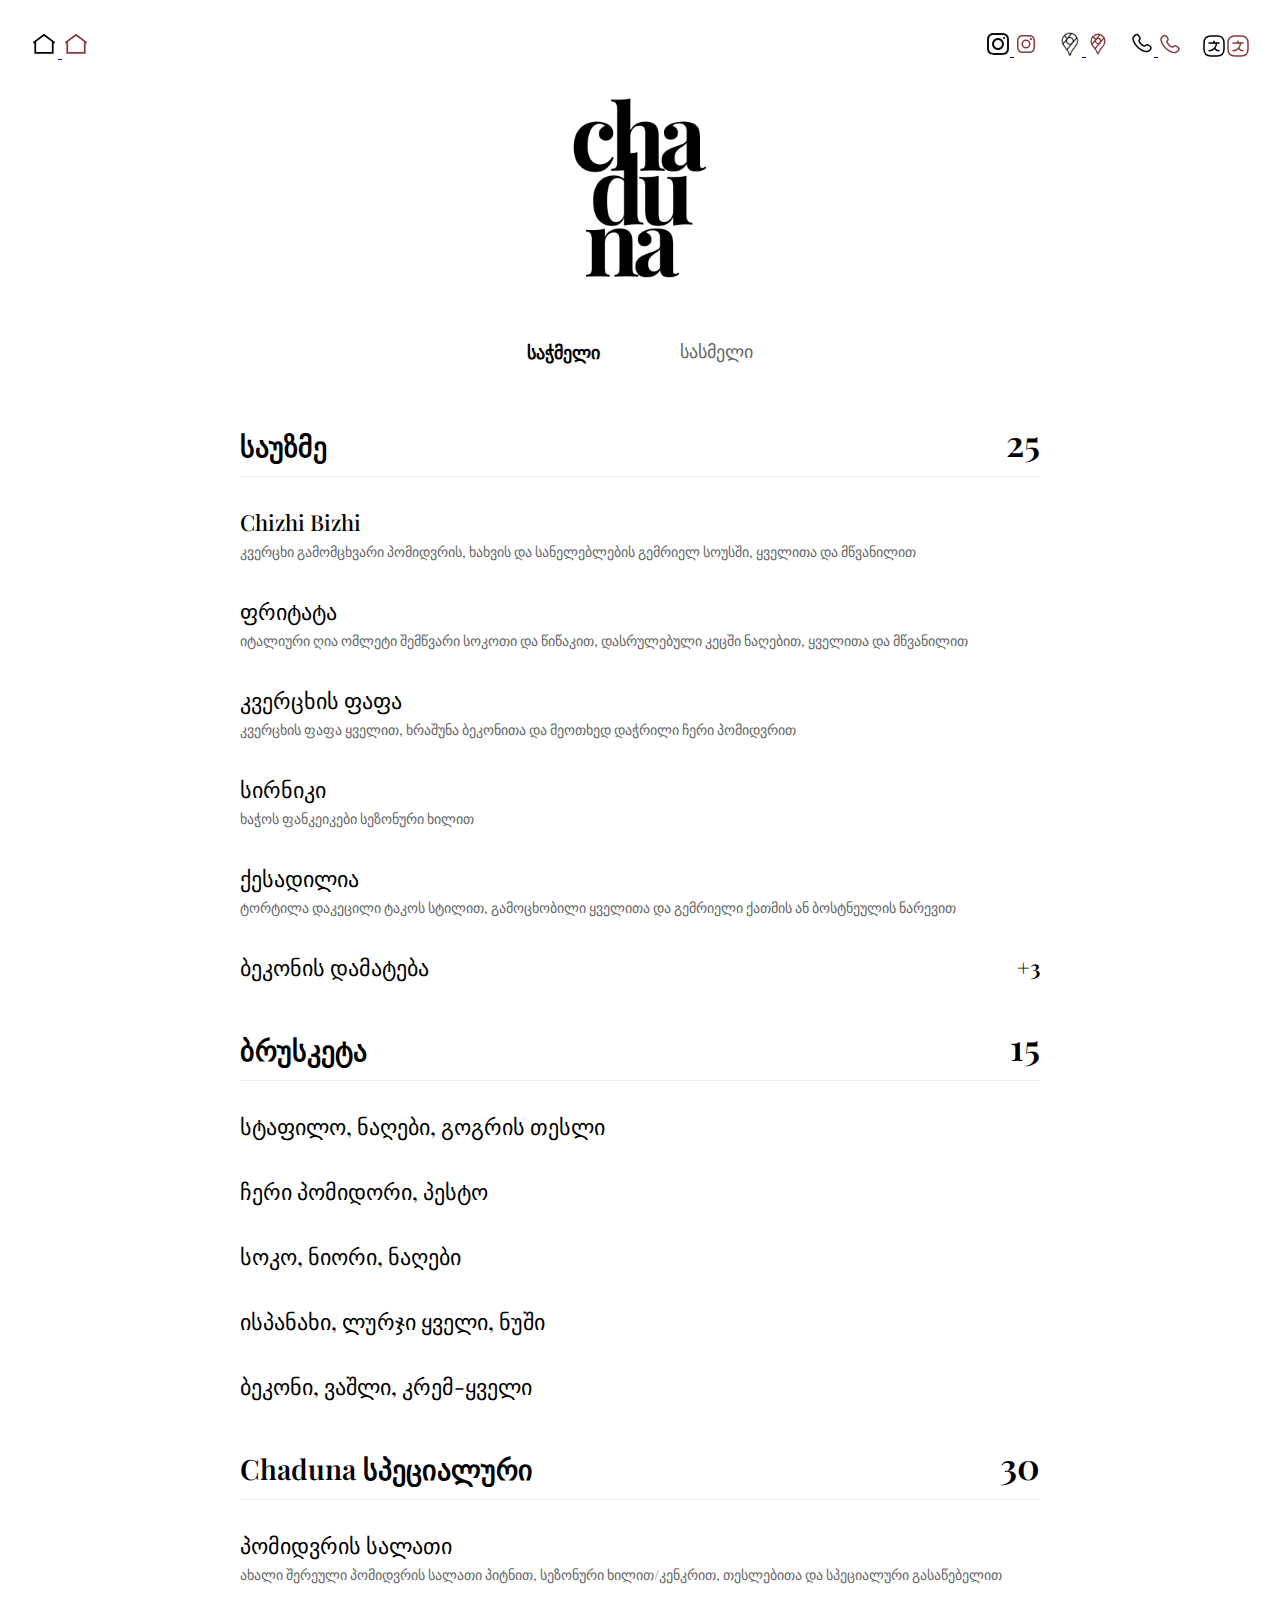
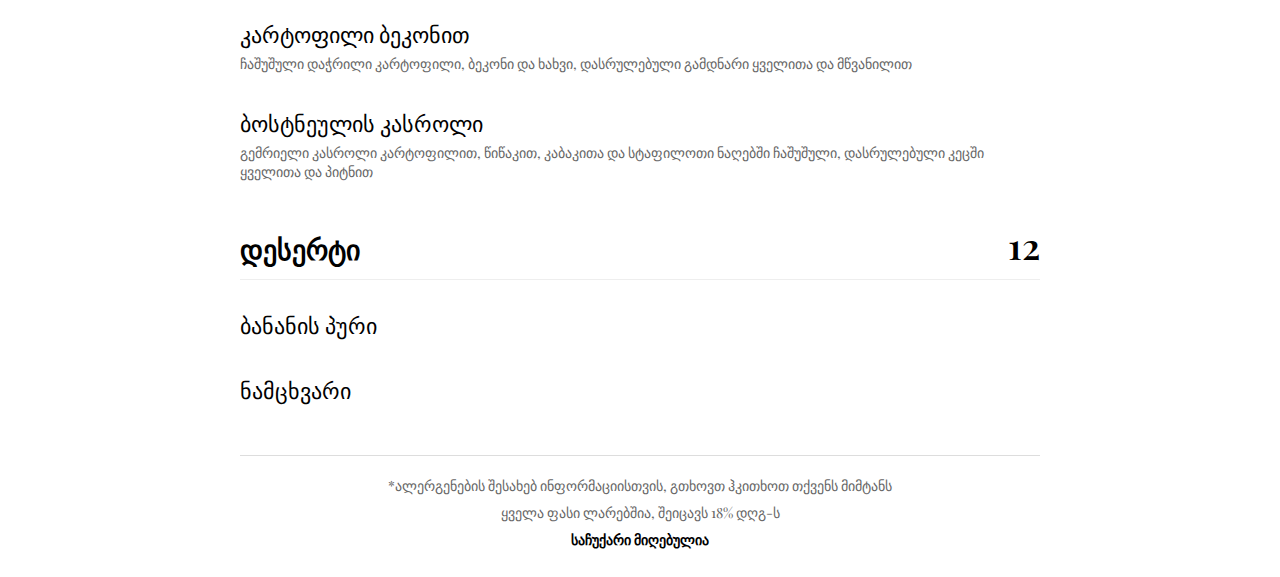
<file: menus/menu_ka.html>
<!DOCTYPE html>
<html lang="ka">
<head>
    <meta charset="UTF-8">
    <meta name="viewport" content="width=device-width, initial-scale=1.0">
    <title>Chaduna მენიუ</title>
    <link rel="stylesheet" href="/assets/css/style.css">
    <link rel="preconnect" href="https://fonts.googleapis.com">
    <link rel="preconnect" href="https://fonts.gstatic.com" crossorigin>
    <link href="https://fonts.googleapis.com/css2?family=Playfair+Display:wght@400;600;700&display=swap" rel="stylesheet">
    <script defer src="/assets/js/structured-data.js"></script>
    <script defer src="https://cloud.umami.is/script.js" data-website-id="1686d847-3a61-4404-ad8a-10b20e6cc87a"></script>
</head>
<body class="menu">
    <header class="menu-header">
        <div class="header-left">
            <a href="/index.html">
                <img src="/assets/img/icons/home-black.svg" alt="მთავარი" class="normal-icon">
                <img src="/assets/img/icons/home-red.svg" alt="მთავარი" class="hover-icon">
            </a>
        </div>
        <div class="header-right">
            <a href="https://www.instagram.com/cafechaduna" target="_blank">
                <img src="/assets/img/icons/instagram-black.svg" alt="ინსტაგრამი" class="normal-icon">
                <img src="/assets/img/icons/instagram-red.svg" alt="ინსტაგრამი" class="hover-icon">
            </a>
            <a href="https://www.google.com/maps/place/Chaduna/@41.6904745,44.7987898,17z/data=!3m1!4b1!4m6!3m5!1s0x40440daa8cec339d:0x9d8e3e318703149c!8m2!3d41.6904705!4d44.8013647!16s%2Fg%2F11j3kfxyql" target="_blank">
                <img src="/assets/img/icons/maps-black.svg" alt="მდებარეობა" class="normal-icon">
                <img src="/assets/img/icons/maps-red.svg" alt="მდებარეობა" class="hover-icon">
            </a>
            <a href="tel:+995557629229">
                <img src="/assets/img/icons/phone-black.svg" alt="ტელეფონი" class="normal-icon">
                <img src="/assets/img/icons/phone-red.svg" alt="ტელეფონი" class="hover-icon">
            </a>

            
            <div class="lang-dropdown">
                <button onclick="toggleLanguage()" class="lang-dropbtn" aria-label="Select Language">
                    <img src="/assets/img/icons/language.svg" alt="Language" class="normal-icon">
                    <img src="/assets/img/icons/language-red.svg" alt="Language" class="hover-icon">
                </button>
                <div id="langDropdown" class="lang-dropdown-content">
                    <a href="menu_en.html">EN</a>
                    <a href="menu_ka.html">KA</a>
                    <a href="menu_ru.html">RU</a>
                    <a href="menu_de.html">DE</a>
                    <a href="menu_fr.html">FR</a>
                    <a href="menu_it.html">IT</a>
                    <a href="menu_es.html">ES</a>
                    <a href="menu_tr.html">TR</a>
                    <a href="menu_ar.html">AR</a>
                    <a href="menu_zh.html">ZH</a>
                </div>
            </div>
        </div>
    </header>

    <div class="menu-container">
        <a href="/index.html">
            <img src="/assets/img/logos/chaduna-black.png" alt="Chaduna Logo" class="menu-logo">
        </a>

        <div class="tabs">
            <button class="tab active" onclick="showTab('food', event)">საჭმელი</button>
            <button class="tab" onclick="showTab('beverage', event)">სასმელი</button>
        </div>

        <!-- Food Tab -->
        <div id="food" class="tab-content active">
            <h2>საუზმე <span class="category-price">25</span></h2>
            <div class="menu-item">
                <div>
                    <div class="item-name">Chizhi Bizhi</div>
                    <div class="item-description">კვერცხი გამომცხვარი პომიდვრის, ხახვის და სანელებლების გემრიელ სოუსში, ყველითა და მწვანილით</div>
                </div>
            </div>
            <div class="menu-item">
                <div>
                    <div class="item-name">ფრიტატა</div>
                    <div class="item-description">იტალიური ღია ომლეტი შემწვარი სოკოთი და წიწაკით, დასრულებული კეცში ნაღებით, ყველითა და მწვანილით</div>
                </div>
            </div>
            <div class="menu-item">
                <div>
                    <div class="item-name">კვერცხის ფაფა</div>
                    <div class="item-description">კვერცხის ფაფა ყველით, ხრაშუნა ბეკონითა და მეოთხედ დაჭრილი ჩერი პომიდვრით</div>
                </div>
            </div>
            <div class="menu-item">
                <div>
                    <div class="item-name">სირნიკი</div>
                    <div class="item-description">ხაჭოს ფანკეიკები სეზონური ხილით</div>
                </div>
            </div>
            <div class="menu-item">
                <div>
                    <div class="item-name">ქესადილია</div>
                    <div class="item-description">ტორტილა დაკეცილი ტაკოს სტილით, გამოცხობილი ყველითა და გემრიელი ქათმის ან ბოსტნეულის ნარევით</div>
                </div>
            </div>
            <div class="menu-item">
                <div>
                    <div class="item-name">ბეკონის დამატება</div>
                </div>
                <div class="item-price">+3</div>
            </div>

            <h2>ბრუსკეტა <span class="category-price">15</span></h2>
            <div class="menu-item">
                <div>
                    <div class="item-name">სტაფილო, ნაღები, გოგრის თესლი</div>
                </div>
            </div>
            <div class="menu-item">
                <div>
                    <div class="item-name">ჩერი პომიდორი, პესტო</div>
                </div>
            </div>
            <div class="menu-item">
                <div>
                    <div class="item-name">სოკო, ნიორი, ნაღები</div>
                </div>
            </div>
            <div class="menu-item">
                <div>
                    <div class="item-name">ისპანახი, ლურჯი ყველი, ნუში</div>
                </div>
            </div>
            <div class="menu-item">
                <div>
                    <div class="item-name">ბეკონი, ვაშლი, კრემ-ყველი</div>
                </div>
            </div>

            <h2>Chaduna სპეციალური <span class="category-price">30</span></h2>
            <div class="menu-item">
                <div>
                    <div class="item-name">პომიდვრის სალათი</div>
                    <div class="item-description">ახალი შერეული პომიდვრის სალათი პიტნით, სეზონური ხილით/კენკრით, თესლებითა და სპეციალური გასაწებელით</div>
                </div>
            </div>
            <div class="menu-item">
                <div>
                    <div class="item-name">კარტოფილი ბეკონით</div>
                    <div class="item-description">ჩაშუშული დაჭრილი კარტოფილი, ბეკონი და ხახვი, დასრულებული გამდნარი ყველითა და მწვანილით</div>
                </div>
            </div>
            <div class="menu-item">
                <div>
                    <div class="item-name">ბოსტნეულის კასროლი</div>
                    <div class="item-description">გემრიელი კასროლი კარტოფილით, წიწაკით, კაბაკითა და სტაფილოთი ნაღებში ჩაშუშული, დასრულებული კეცში ყველითა და პიტნით</div>
                </div>
            </div>

            <h2>დესერტი <span class="category-price">12</span></h2>
            <div class="menu-item">
                <div>
                    <div class="item-name">ბანანის პური</div>
                </div>
            </div>
            <div class="menu-item">
                <div>
                    <div class="item-name">ნამცხვარი</div>
                </div>
            </div>

            <div class="menu-note">
                <p>*ალერგენების შესახებ ინფორმაციისთვის, გთხოვთ ჰკითხოთ თქვენს მიმტანს</p>
                <p>ყველა ფასი ლარებშია, შეიცავს 18% დღგ-ს</p>
                <p><strong>საჩუქარი მიღებულია</strong></p>
            </div>
        </div>

        <!-- Beverage Tab -->
        <div id="beverage" class="tab-content">
            <h2>ცხელი სასმელები</h2>
            <div class="menu-item">
                <div>
                    <div class="item-name">ესპრესო / ორმაგი</div>
                </div>
                <div class="item-price">6 / 8</div>
            </div>
            <div class="menu-item">
                <div>
                    <div class="item-name">ამერიკანო</div>
                </div>
                <div class="item-price">6</div>
            </div>
            <div class="menu-item">
                <div>
                    <div class="item-name">კაპუჩინო / ფლეთ უაითი</div>
                </div>
                <div class="item-price">9 / 11</div>
            </div>
            <div class="menu-item">
                <div>
                    <div class="item-name">ლატე / ორმაგი</div>
                </div>
                <div class="item-price">9 / 11</div>
            </div>
            <div class="menu-item">
                <div>
                    <div class="item-name">რაფი</div>
                </div>
                <div class="item-price">9</div>
            </div>
            <div class="menu-item">
                <div>
                    <div class="item-name">კაკაო / ცხელი შოკოლადი</div>
                </div>
                <div class="item-price">9</div>
            </div>
            <div class="menu-item">
                <div>
                    <div class="item-name">ჩაი / პიტნით, თაფლით</div>
                </div>
                <div class="item-price">9 / 11</div>
            </div>
            <div class="menu-item">
                <div>
                    <div class="item-name">ალტერნატიული რძე</div>
                    <div class="item-description">სოიოს, ნუშის, შვრიის</div>
                </div>
                <div class="item-price">+2</div>
            </div>

            <h2>ცივი სასმელები</h2>
            <div class="menu-item">
                <div>
                    <div class="item-name">ყინულოვანი ჩაი</div>
                </div>
                <div class="item-price">9</div>
            </div>
            <div class="menu-item">
                <div>
                    <div class="item-name">ყინულოვანი ლატე</div>
                </div>
                <div class="item-price">9</div>
            </div>
            <div class="menu-item">
                <div>
                    <div class="item-name">სახლის ლიმონათი</div>
                </div>
                <div class="item-price">9</div>
            </div>
            <div class="menu-item">
                <div>
                    <div class="item-name">ბორჯომი</div>
                </div>
                <div class="item-price">3</div>
            </div>
            <div class="menu-item">
                <div>
                    <div class="item-name">ბაკურიანი</div>
                </div>
                <div class="item-price">2</div>
            </div>

            <h2>ღვინო / ჭაჭა</h2>
            <div class="menu-item">
                <div>
                    <div class="item-name">ჭაჭა</div>
                </div>
                <div class="item-price">10</div>
            </div>
            <div class="menu-item">
                <div>
                    <div class="item-name">თეთრი (ჭიქა)</div>
                </div>
                <div class="item-price">14</div>
            </div>
            <div class="menu-item">
                <div>
                    <div class="item-name">ქარვისფერი (ჭიქა)</div>
                </div>
                <div class="item-price">16</div>
            </div>
            <div class="menu-item">
                <div>
                    <div class="item-name">წითელი (ჭიქა)</div>
                </div>
                <div class="item-price">16</div>
            </div>

            <div class="menu-note">
                <p>*ალერგენების შესახებ ინფორმაციისა და დიეტური პრეფერენციებისთვის, გთხოვთ დაადასტუროთ თქვენს მიმტანთან</p>
                <p>ყველა ფასი ლარებშია, შეიცავს 18% დღგ-ს</p>
                <p><strong>საჩუქარი მიღებულია</strong></p>
            </div>
        </div>
    </div>

    <script src="../assets/js/menu.js"></script></body>
</html>
</file>
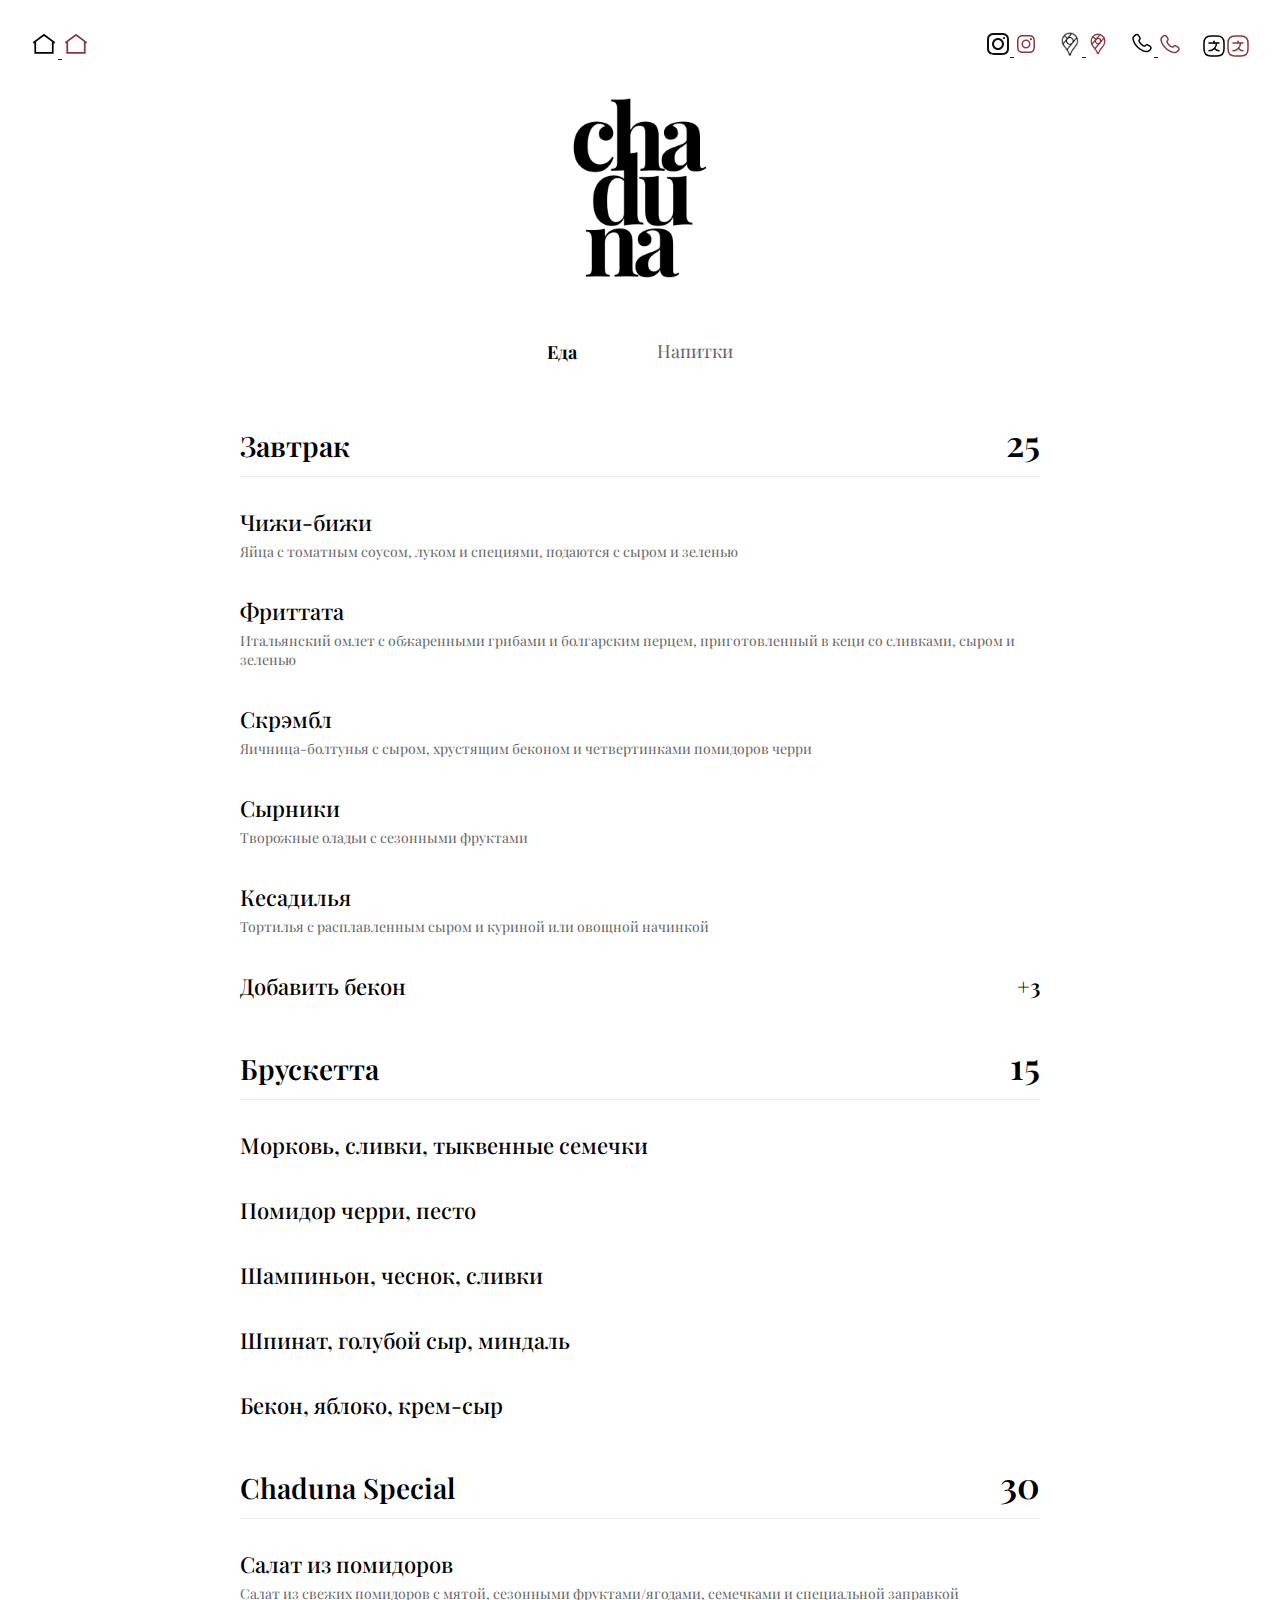
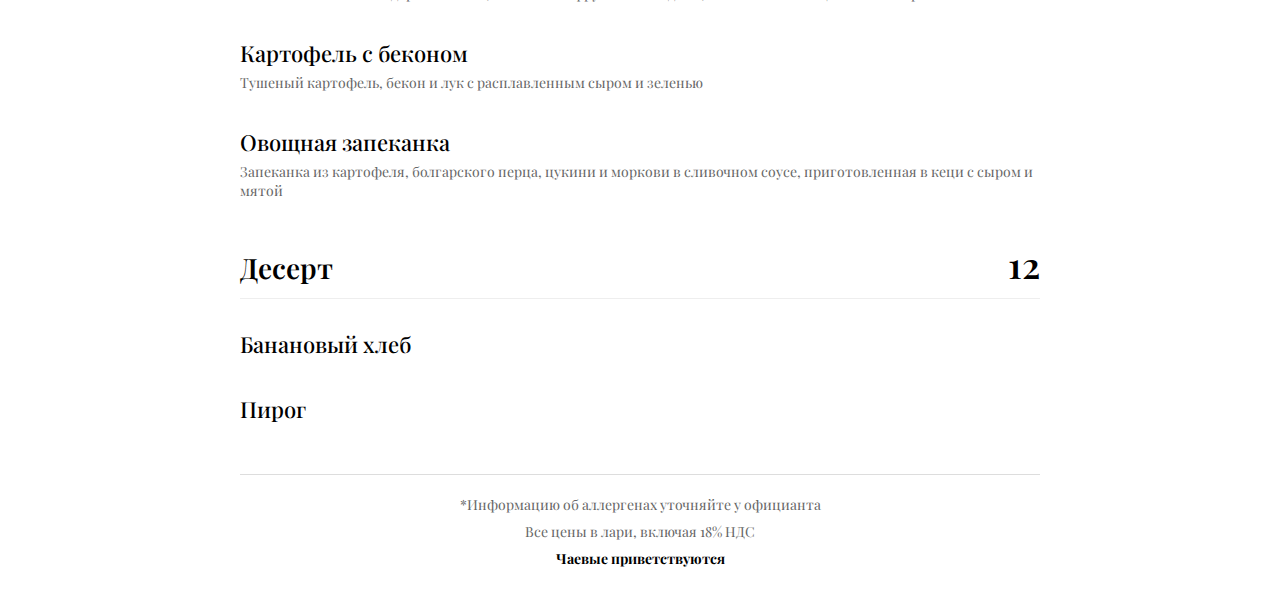
<file: menus/menu_ru.html>
<!DOCTYPE html>
<html lang="ru">
<head>
    <meta charset="UTF-8">
    <meta name="viewport" content="width=device-width, initial-scale=1.0">
    <title>Chaduna Меню</title>
    <link rel="stylesheet" href="/assets/css/style.css">
    <link rel="preconnect" href="https://fonts.googleapis.com">
    <link rel="preconnect" href="https://fonts.gstatic.com" crossorigin>
    <link href="https://fonts.googleapis.com/css2?family=Playfair+Display:wght@400;600;700&display=swap" rel="stylesheet">
    <script defer src="https://cloud.umami.is/script.js" data-website-id="1686d847-3a61-4404-ad8a-10b20e6cc87a"></script>
</head>
<body class="menu">
    <header class="menu-header">
        <div class="header-left">
            <a href="/index.html">
                <img src="/assets/img/icons/home-black.svg" alt="Главная" class="normal-icon">
                <img src="/assets/img/icons/home-red.svg" alt="Главная" class="hover-icon">
            </a>
        </div>
        <div class="header-right">
            <a href="https://www.instagram.com/cafechaduna" target="_blank">
                <img src="/assets/img/icons/instagram-black.svg" alt="Instagram" class="normal-icon">
                <img src="/assets/img/icons/instagram-red.svg" alt="Instagram" class="hover-icon">
            </a>
            <a href="https://www.google.com/maps/place/Chaduna/@41.6904745,44.7987898,17z/data=!3m1!4b1!4m6!3m5!1s0x40440daa8cec339d:0x9d8e3e318703149c!8m2!3d41.6904705!4d44.8013647!16s%2Fg%2F11j3kfxyql" target="_blank">
                <img src="/assets/img/icons/maps-black.svg" alt="Локация" class="normal-icon">
                <img src="/assets/img/icons/maps-red.svg" alt="Локация" class="hover-icon">
            </a>
            <a href="tel:+995557629229">
                <img src="/assets/img/icons/phone-black.svg" alt="Телефон" class="normal-icon">
                <img src="/assets/img/icons/phone-red.svg" alt="Телефон" class="hover-icon">
            </a>

            
            <div class="lang-dropdown">
                <button onclick="toggleLanguage()" class="lang-dropbtn" aria-label="Выбрать язык">
                    <img src="/assets/img/icons/language.svg" alt="Язык" class="normal-icon">
                    <img src="/assets/img/icons/language-red.svg" alt="Язык" class="hover-icon">
                </button>
                <div id="langDropdown" class="lang-dropdown-content">
                    <a href="menu_en.html">EN</a>
                    <a href="menu_ka.html">KA</a>
                    <a href="menu_ru.html">RU</a>
                    <a href="menu_de.html">DE</a>
                    <a href="menu_fr.html">FR</a>
                    <a href="menu_it.html">IT</a>
                    <a href="menu_es.html">ES</a>
                    <a href="menu_tr.html">TR</a>
                    <a href="menu_ar.html">AR</a>
                    <a href="menu_zh.html">ZH</a>
                </div>
            </div>
        </div>
    </header>

    <div class="menu-container">
        <a href="/index.html">
            <img src="/assets/img/logos/chaduna-black.png" alt="Chaduna Logo" class="menu-logo">
        </a>

        <div class="tabs">
            <button class="tab active" onclick="showTab('food', event)">Еда</button>
            <button class="tab" onclick="showTab('beverage', event)">Напитки</button>
        </div>

        <!-- Food Tab -->
        <div id="food" class="tab-content active">
            <h2>Завтрак <span class="category-price">25</span></h2>
            <div class="menu-item">
                <div>
                    <div class="item-name">Чижи-бижи</div>
                    <div class="item-description">Яйца c томатным соусом, луком и специями, подаются с сыром и зеленью</div>
                </div>
            </div>
            <div class="menu-item">
                <div>
                    <div class="item-name">Фриттата</div>
                    <div class="item-description">Итальянский омлет с обжаренными грибами и болгарским перцем, приготовленный в кеци со сливками, сыром и зеленью</div>
                </div>
            </div>
            <div class="menu-item">
                <div>
                    <div class="item-name">Скрэмбл</div>
                    <div class="item-description">Яичница-болтунья с сыром, хрустящим беконом и четвертинками помидоров черри</div>
                </div>
            </div>
            <div class="menu-item">
                <div>
                    <div class="item-name">Сырники</div>
                    <div class="item-description">Творожные оладьи с сезонными фруктами</div>
                </div>
            </div>
            <div class="menu-item">
                <div>
                    <div class="item-name">Кесадилья</div>
                    <div class="item-description">Тортилья с расплавленным сыром и куриной или овощной начинкой</div>
                </div>
            </div>
            <div class="menu-item">
                <div>
                    <div class="item-name">Добавить бекон</div>
                </div>
                <div class="item-price">+3</div>
            </div>

            <h2>Брускетта <span class="category-price">15</span></h2>
            <div class="menu-item">
                <div>
                    <div class="item-name">Морковь, сливки, тыквенные семечки</div>
                </div>
            </div>
            <div class="menu-item">
                <div>
                    <div class="item-name">Помидор черри, песто</div>
                </div>
            </div>
            <div class="menu-item">
                <div>
                    <div class="item-name">Шампиньон, чеснок, сливки</div>
                </div>
            </div>
            <div class="menu-item">
                <div>
                    <div class="item-name">Шпинат, голубой сыр, миндаль</div>
                </div>
            </div>
            <div class="menu-item">
                <div>
                    <div class="item-name">Бекон, яблоко, крем-сыр</div>
                </div>
            </div>

            <h2>Chaduna Special <span class="category-price">30</span></h2>
            <div class="menu-item">
                <div>
                    <div class="item-name">Салат из помидоров</div>
                    <div class="item-description">Салат из свежих помидоров с мятой, сезонными фруктами/ягодами, семечками и специальной заправкой</div>
                </div>
            </div>
            <div class="menu-item">
                <div>
                    <div class="item-name">Картофель с беконом</div>
                    <div class="item-description">Тушеный картофель, бекон и лук с расплавленным сыром и зеленью</div>
                </div>
            </div>
            <div class="menu-item">
                <div>
                    <div class="item-name">Овощная запеканка</div>
                    <div class="item-description">Запеканка из картофеля, болгарского перца, цукини и моркови в сливочном соусе, приготовленная в кеци с сыром и мятой</div>
                </div>
            </div>

            <h2>Десерт <span class="category-price">12</span></h2>
            <div class="menu-item">
                <div>
                    <div class="item-name">Банановый хлеб</div>
                </div>
            </div>
            <div class="menu-item">
                <div>
                    <div class="item-name">Пирог</div>
                </div>
            </div>

            <div class="menu-note">
                <p>*Информацию об аллергенах уточняйте у официанта</p>
                <p>Все цены в лари, включая 18% НДС</p>
                <p><strong>Чаевые приветствуются</strong></p>
            </div>
        </div>

        <!-- Beverage Tab -->
        <div id="beverage" class="tab-content">
            <h2>Горячие напитки</h2>
            <div class="menu-item">
                <div>
                    <div class="item-name">Эспрессо / Двойной</div>
                </div>
                <div class="item-price">6 / 8</div>
            </div>
            <div class="menu-item">
                <div>
                    <div class="item-name">Американо</div>
                </div>
                <div class="item-price">6</div>
            </div>
            <div class="menu-item">
                <div>
                    <div class="item-name">Капучино / Флэт Уайт</div>
                </div>
                <div class="item-price">9 / 11</div>
            </div>
            <div class="menu-item">
                <div>
                    <div class="item-name">Латте / Двойной</div>
                </div>
                <div class="item-price">9 / 11</div>
            </div>
            <div class="menu-item">
                <div>
                    <div class="item-name">Раф</div>
                </div>
                <div class="item-price">9</div>
            </div>
            <div class="menu-item">
                <div>
                    <div class="item-name">Какао / Горячий шоколад</div>
                </div>
                <div class="item-price">9</div>
            </div>
            <div class="menu-item">
                <div>
                    <div class="item-name">Чай / С мятой, медом</div>
                </div>
                <div class="item-price">9 / 11</div>
            </div>
            <div class="menu-item">
                <div>
                    <div class="item-name">Альтернативное молоко</div>
                    <div class="item-description">Соевое, миндальное, овсяное</div>
                </div>
                <div class="item-price">+2</div>
            </div>

            <h2>Холодные напитки</h2>
            <div class="menu-item">
                <div>
                    <div class="item-name">Айс-ти</div>
                </div>
                <div class="item-price">9</div>
            </div>
            <div class="menu-item">
                <div>
                    <div class="item-name">Айс-латте</div>
                </div>
                <div class="item-price">9</div>
            </div>
            <div class="menu-item">
                <div>
                    <div class="item-name">Домашний лимонад</div>
                </div>
                <div class="item-price">9</div>
            </div>
            <div class="menu-item">
                <div>
                    <div class="item-name">Боржоми</div>
                </div>
                <div class="item-price">3</div>
            </div>
            <div class="menu-item">
                <div>
                    <div class="item-name">Бакуриани</div>
                </div>
                <div class="item-price">2</div>
            </div>

            <h2>Вино / Чача</h2>
            <div class="menu-item">
                <div>
                    <div class="item-name">Чача</div>
                </div>
                <div class="item-price">10</div>
            </div>
            <div class="menu-item">
                <div>
                    <div class="item-name">Белое (бокал)</div>
                </div>
                <div class="item-price">14</div>
            </div>
            <div class="menu-item">
                <div>
                    <div class="item-name">Янтарное (бокал)</div>
                </div>
                <div class="item-price">16</div>
            </div>
            <div class="menu-item">
                <div>
                    <div class="item-name">Красное (бокал)</div>
                </div>
                <div class="item-price">16</div>
            </div>

            <div class="menu-note">
                <p>*Информацию об аллергенах уточняйте у официанта</p>
                <p>Все цены в лари, включая 18% НДС</p>
                <p><strong>Чаевые приветствуются</strong></p>
            </div>
        </div>
    </div>

    <script src="../assets/js/menu.js"></script></body>
</html>
</file>
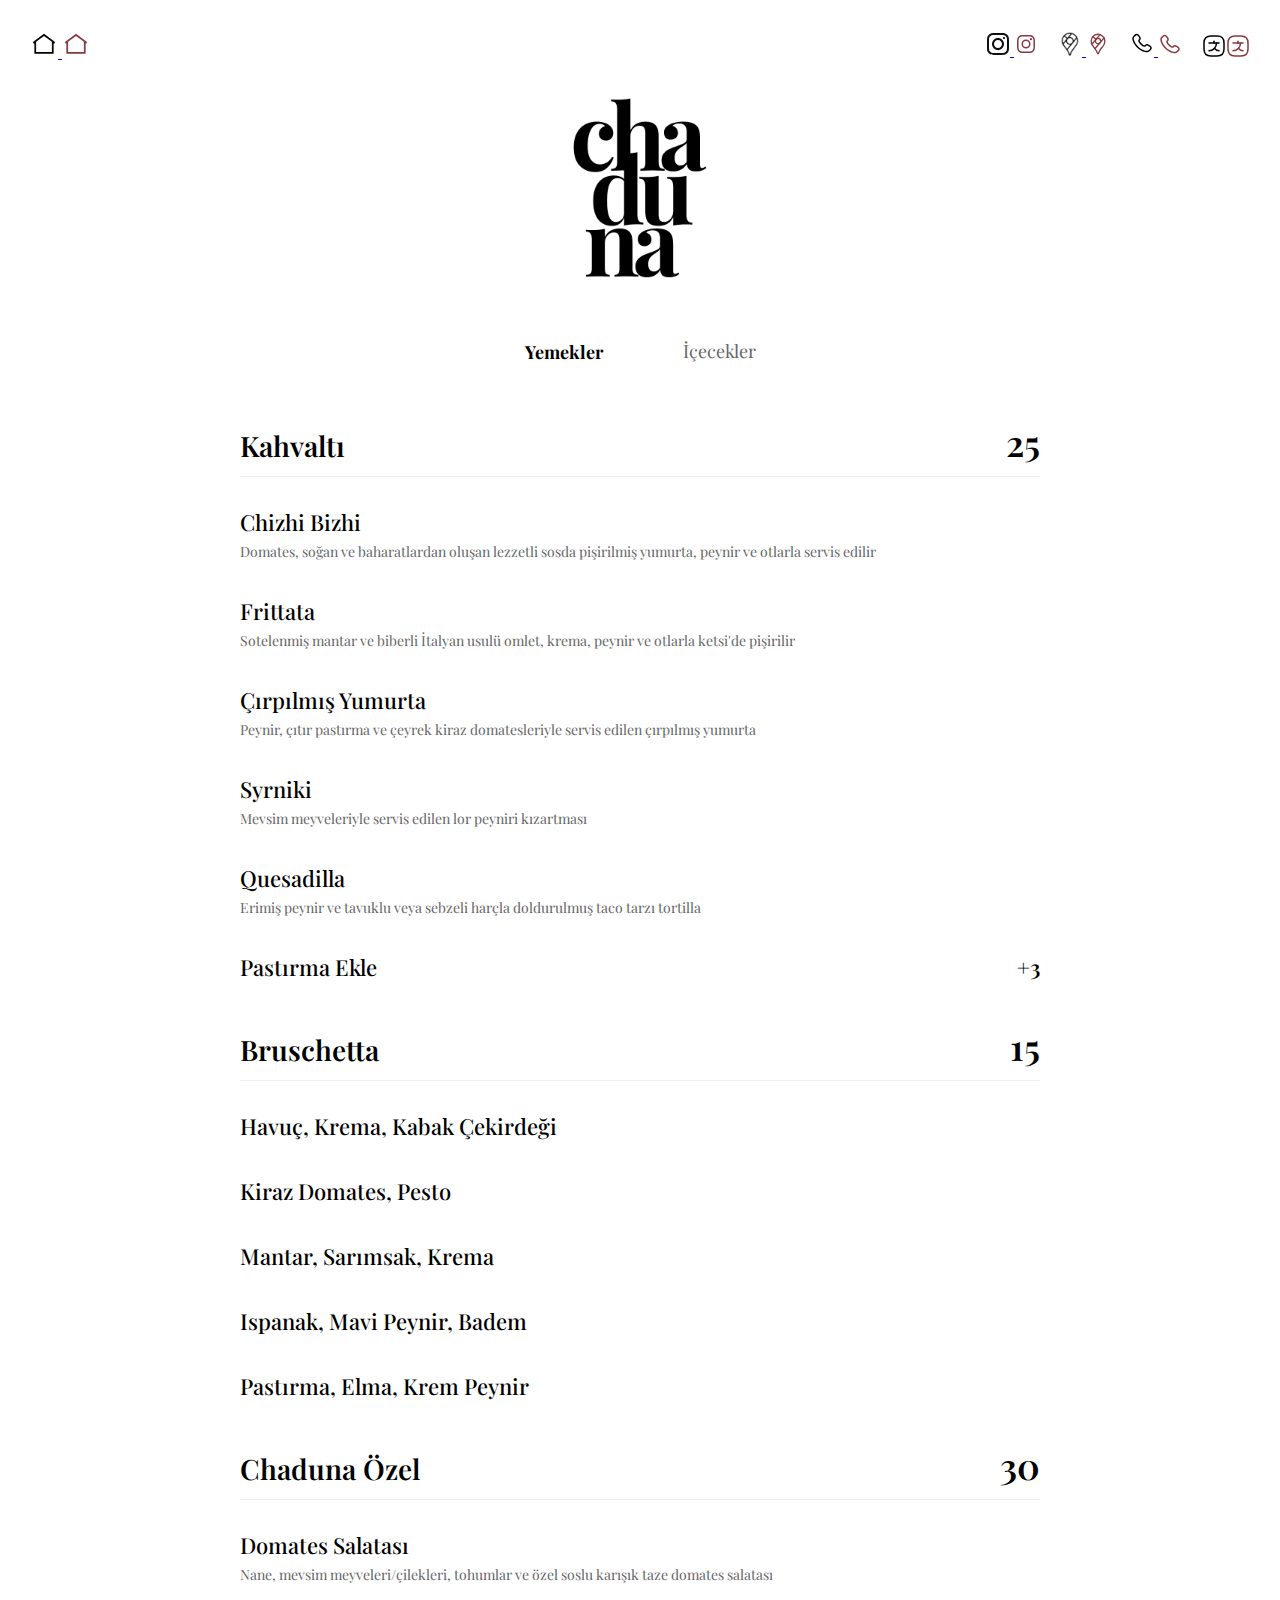
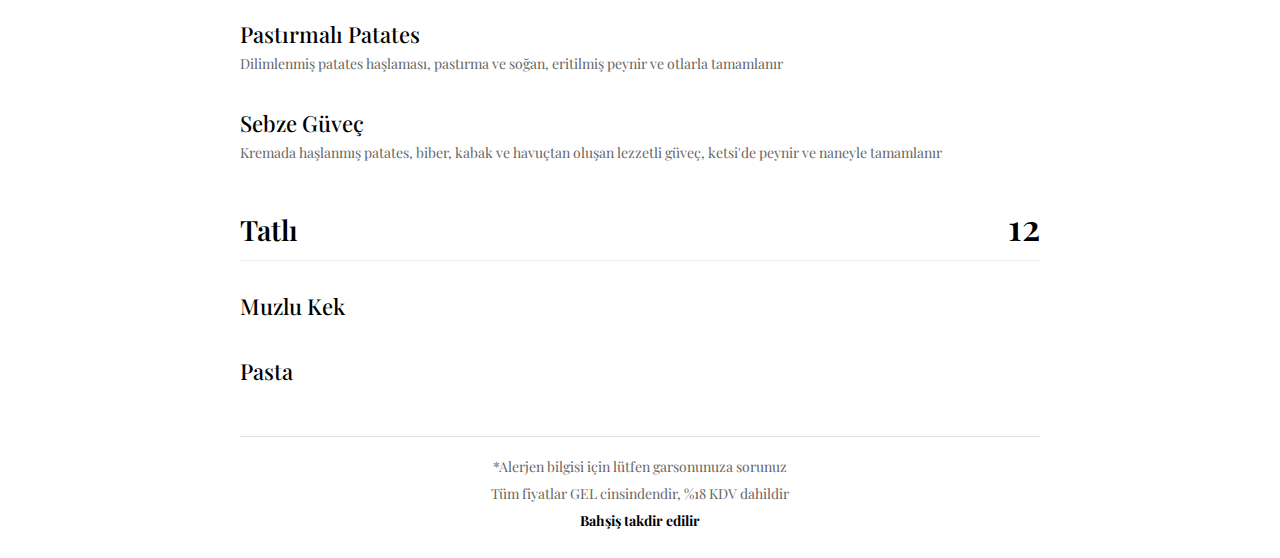
<file: menus/menu_tr.html>
<!DOCTYPE html>
<html lang="tr">
<head>
    <meta charset="UTF-8">
    <meta name="viewport" content="width=device-width, initial-scale=1.0">
    <title>Chaduna Menü</title>
    <link rel="stylesheet" href="/assets/css/style.css">
    <link rel="preconnect" href="https://fonts.googleapis.com">
    <link rel="preconnect" href="https://fonts.gstatic.com" crossorigin>
    <link href="https://fonts.googleapis.com/css2?family=Playfair+Display:wght@400;600;700&display=swap" rel="stylesheet">
    <script defer src="https://cloud.umami.is/script.js" data-website-id="1686d847-3a61-4404-ad8a-10b20e6cc87a"></script>
</head>
<body class="menu">
    <header class="menu-header">
        <div class="header-left">
            <a href="/index.html">
                <img src="/assets/img/icons/home-black.svg" alt="Ana Sayfa" class="normal-icon">
                <img src="/assets/img/icons/home-red.svg" alt="Ana Sayfa" class="hover-icon">
            </a>
        </div>
        <div class="header-right">
            <a href="https://www.instagram.com/cafechaduna" target="_blank">
                <img src="/assets/img/icons/instagram-black.svg" alt="Instagram" class="normal-icon">
                <img src="/assets/img/icons/instagram-red.svg" alt="Instagram" class="hover-icon">
            </a>
            <a href="https://www.google.com/maps/place/Chaduna/@41.6904745,44.7987898,17z/data=!3m1!4b1!4m6!3m5!1s0x40440daa8cec339d:0x9d8e3e318703149c!8m2!3d41.6904705!4d44.8013647!16s%2Fg%2F11j3kfxyql" target="_blank">
                <img src="/assets/img/icons/maps-black.svg" alt="Konum" class="normal-icon">
                <img src="/assets/img/icons/maps-red.svg" alt="Konum" class="hover-icon">
            </a>
            <a href="tel:+995557629229">
                <img src="/assets/img/icons/phone-black.svg" alt="Telefon" class="normal-icon">
                <img src="/assets/img/icons/phone-red.svg" alt="Telefon" class="hover-icon">
            </a>

            
            <div class="lang-dropdown">
                <button onclick="toggleLanguage()" class="lang-dropbtn" aria-label="Select Language">
                    <img src="/assets/img/icons/language.svg" alt="Language" class="normal-icon">
                    <img src="/assets/img/icons/language-red.svg" alt="Language" class="hover-icon">
                </button>
                <div id="langDropdown" class="lang-dropdown-content">
                    <a href="menu_en.html">EN</a>
                    <a href="menu_ka.html">KA</a>
                    <a href="menu_ru.html">RU</a>
                    <a href="menu_de.html">DE</a>
                    <a href="menu_fr.html">FR</a>
                    <a href="menu_it.html">IT</a>
                    <a href="menu_es.html">ES</a>
                    <a href="menu_tr.html">TR</a>
                    <a href="menu_ar.html">AR</a>
                    <a href="menu_zh.html">ZH</a>
                </div>
            </div>
        </div>
    </header>

    <div class="menu-container">
        <a href="/index.html">
            <img src="/assets/img/logos/chaduna-black.png" alt="Chaduna Logo" class="menu-logo">
        </a>

        <div class="tabs">
            <button class="tab active" onclick="showTab('food', event)">Yemekler</button>
            <button class="tab" onclick="showTab('beverage', event)">İçecekler</button>
        </div>

        <!-- Food Tab -->
        <div id="food" class="tab-content active">
            <h2>Kahvaltı <span class="category-price">25</span></h2>
            <div class="menu-item">
                <div>
                    <div class="item-name">Chizhi Bizhi</div>
                    <div class="item-description">Domates, soğan ve baharatlardan oluşan lezzetli sosda pişirilmiş yumurta, peynir ve otlarla servis edilir</div>
                </div>
            </div>
            <div class="menu-item">
                <div>
                    <div class="item-name">Frittata</div>
                    <div class="item-description">Sotelenmiş mantar ve biberli İtalyan usulü omlet, krema, peynir ve otlarla ketsi'de pişirilir</div>
                </div>
            </div>
            <div class="menu-item">
                <div>
                    <div class="item-name">Çırpılmış Yumurta</div>
                    <div class="item-description">Peynir, çıtır pastırma ve çeyrek kiraz domatesleriyle servis edilen çırpılmış yumurta</div>
                </div>
            </div>
            <div class="menu-item">
                <div>
                    <div class="item-name">Syrniki</div>
                    <div class="item-description">Mevsim meyveleriyle servis edilen lor peyniri kızartması</div>
                </div>
            </div>
            <div class="menu-item">
                <div>
                    <div class="item-name">Quesadilla</div>
                    <div class="item-description">Erimiş peynir ve tavuklu veya sebzeli harçla doldurulmuş taco tarzı tortilla</div>
                </div>
            </div>
            <div class="menu-item">
                <div>
                    <div class="item-name">Pastırma Ekle</div>
                </div>
                <div class="item-price">+3</div>
            </div>

            <h2>Bruschetta <span class="category-price">15</span></h2>
            <div class="menu-item">
                <div>
                    <div class="item-name">Havuç, Krema, Kabak Çekirdeği</div>
                </div>
            </div>
            <div class="menu-item">
                <div>
                    <div class="item-name">Kiraz Domates, Pesto</div>
                </div>
            </div>
            <div class="menu-item">
                <div>
                    <div class="item-name">Mantar, Sarımsak, Krema</div>
                </div>
            </div>
            <div class="menu-item">
                <div>
                    <div class="item-name">Ispanak, Mavi Peynir, Badem</div>
                </div>
            </div>
            <div class="menu-item">
                <div>
                    <div class="item-name">Pastırma, Elma, Krem Peynir</div>
                </div>
            </div>

            <h2>Chaduna Özel <span class="category-price">30</span></h2>
            <div class="menu-item">
                <div>
                    <div class="item-name">Domates Salatası</div>
                    <div class="item-description">Nane, mevsim meyveleri/çilekleri, tohumlar ve özel soslu karışık taze domates salatası</div>
                </div>
            </div>
            <div class="menu-item">
                <div>
                    <div class="item-name">Pastırmalı Patates</div>
                    <div class="item-description">Dilimlenmiş patates haşlaması, pastırma ve soğan, eritilmiş peynir ve otlarla tamamlanır</div>
                </div>
            </div>
            <div class="menu-item">
                <div>
                    <div class="item-name">Sebze Güveç</div>
                    <div class="item-description">Kremada haşlanmış patates, biber, kabak ve havuçtan oluşan lezzetli güveç, ketsi'de peynir ve naneyle tamamlanır</div>
                </div>
            </div>

            <h2>Tatlı <span class="category-price">12</span></h2>
            <div class="menu-item">
                <div>
                    <div class="item-name">Muzlu Kek</div>
                </div>
            </div>
            <div class="menu-item">
                <div>
                    <div class="item-name">Pasta</div>
                </div>
            </div>

            <div class="menu-note">
                <p>*Alerjen bilgisi için lütfen garsonunuza sorunuz</p>
                <p>Tüm fiyatlar GEL cinsindendir, %18 KDV dahildir</p>
                <p><strong>Bahşiş takdir edilir</strong></p>
            </div>
        </div>

        <!-- Beverage Tab -->
        <div id="beverage" class="tab-content">
            <h2>Sıcak İçecekler</h2>
            <div class="menu-item">
                <div>
                    <div class="item-name">Espresso / Çift</div>
                </div>
                <div class="item-price">6 / 8</div>
            </div>
            <div class="menu-item">
                <div>
                    <div class="item-name">Americano</div>
                </div>
                <div class="item-price">6</div>
            </div>
            <div class="menu-item">
                <div>
                    <div class="item-name">Cappuccino / Flat White</div>
                </div>
                <div class="item-price">9 / 11</div>
            </div>
            <div class="menu-item">
                <div>
                    <div class="item-name">Latte / Çift</div>
                </div>
                <div class="item-price">9 / 11</div>
            </div>
            <div class="menu-item">
                <div>
                    <div class="item-name">Raf</div>
                </div>
                <div class="item-price">9</div>
            </div>
            <div class="menu-item">
                <div>
                    <div class="item-name">Kakao / Sıcak Çikolata</div>
                </div>
                <div class="item-price">9</div>
            </div>
            <div class="menu-item">
                <div>
                    <div class="item-name">Çay / Naneli, Ballı</div>
                </div>
                <div class="item-price">9 / 11</div>
            </div>
            <div class="menu-item">
                <div>
                    <div class="item-name">Alternatif Süt</div>
                    <div class="item-description">Soya, badem, yulaf</div>
                </div>
                <div class="item-price">+2</div>
            </div>

            <h2>Soğuk İçecekler</h2>
            <div class="menu-item">
                <div>
                    <div class="item-name">Buzlu Çay</div>
                </div>
                <div class="item-price">9</div>
            </div>
            <div class="menu-item">
                <div>
                    <div class="item-name">Buzlu Latte</div>
                </div>
                <div class="item-price">9</div>
            </div>
            <div class="menu-item">
                <div>
                    <div class="item-name">Ev Yapımı Limonata</div>
                </div>
                <div class="item-price">9</div>
            </div>
            <div class="menu-item">
                <div>
                    <div class="item-name">Borjomi</div>
                </div>
                <div class="item-price">3</div>
            </div>
            <div class="menu-item">
                <div>
                    <div class="item-name">Bakuriani</div>
                </div>
                <div class="item-price">2</div>
            </div>

            <h2>Şarap / Chacha</h2>
            <div class="menu-item">
                <div>
                    <div class="item-name">Chacha</div>
                </div>
                <div class="item-price">10</div>
            </div>
            <div class="menu-item">
                <div>
                    <div class="item-name">Beyaz Şarap (Kadeh)</div>
                </div>
                <div class="item-price">14</div>
            </div>
            <div class="menu-item">
                <div>
                    <div class="item-name">Amber Şarap (Kadeh)</div>
                </div>
                <div class="item-price">16</div>
            </div>
            <div class="menu-item">
                <div>
                    <div class="item-name">Kırmızı Şarap (Kadeh)</div>
                </div>
                <div class="item-price">16</div>
            </div>

            <div class="menu-note">
                <p>*Alerjen bilgisi ve diyet tercihleri için lütfen garsonunuzla görüşünüz</p>
                <p>Tüm fiyatlar GEL cinsindendir, %18 KDV dahildir</p>
                <p><strong>Bahşiş takdir edilir</strong></p>
            </div>
        </div>
    </div>

    <script src="../assets/js/menu.js"></script></body>
</html>
</file>
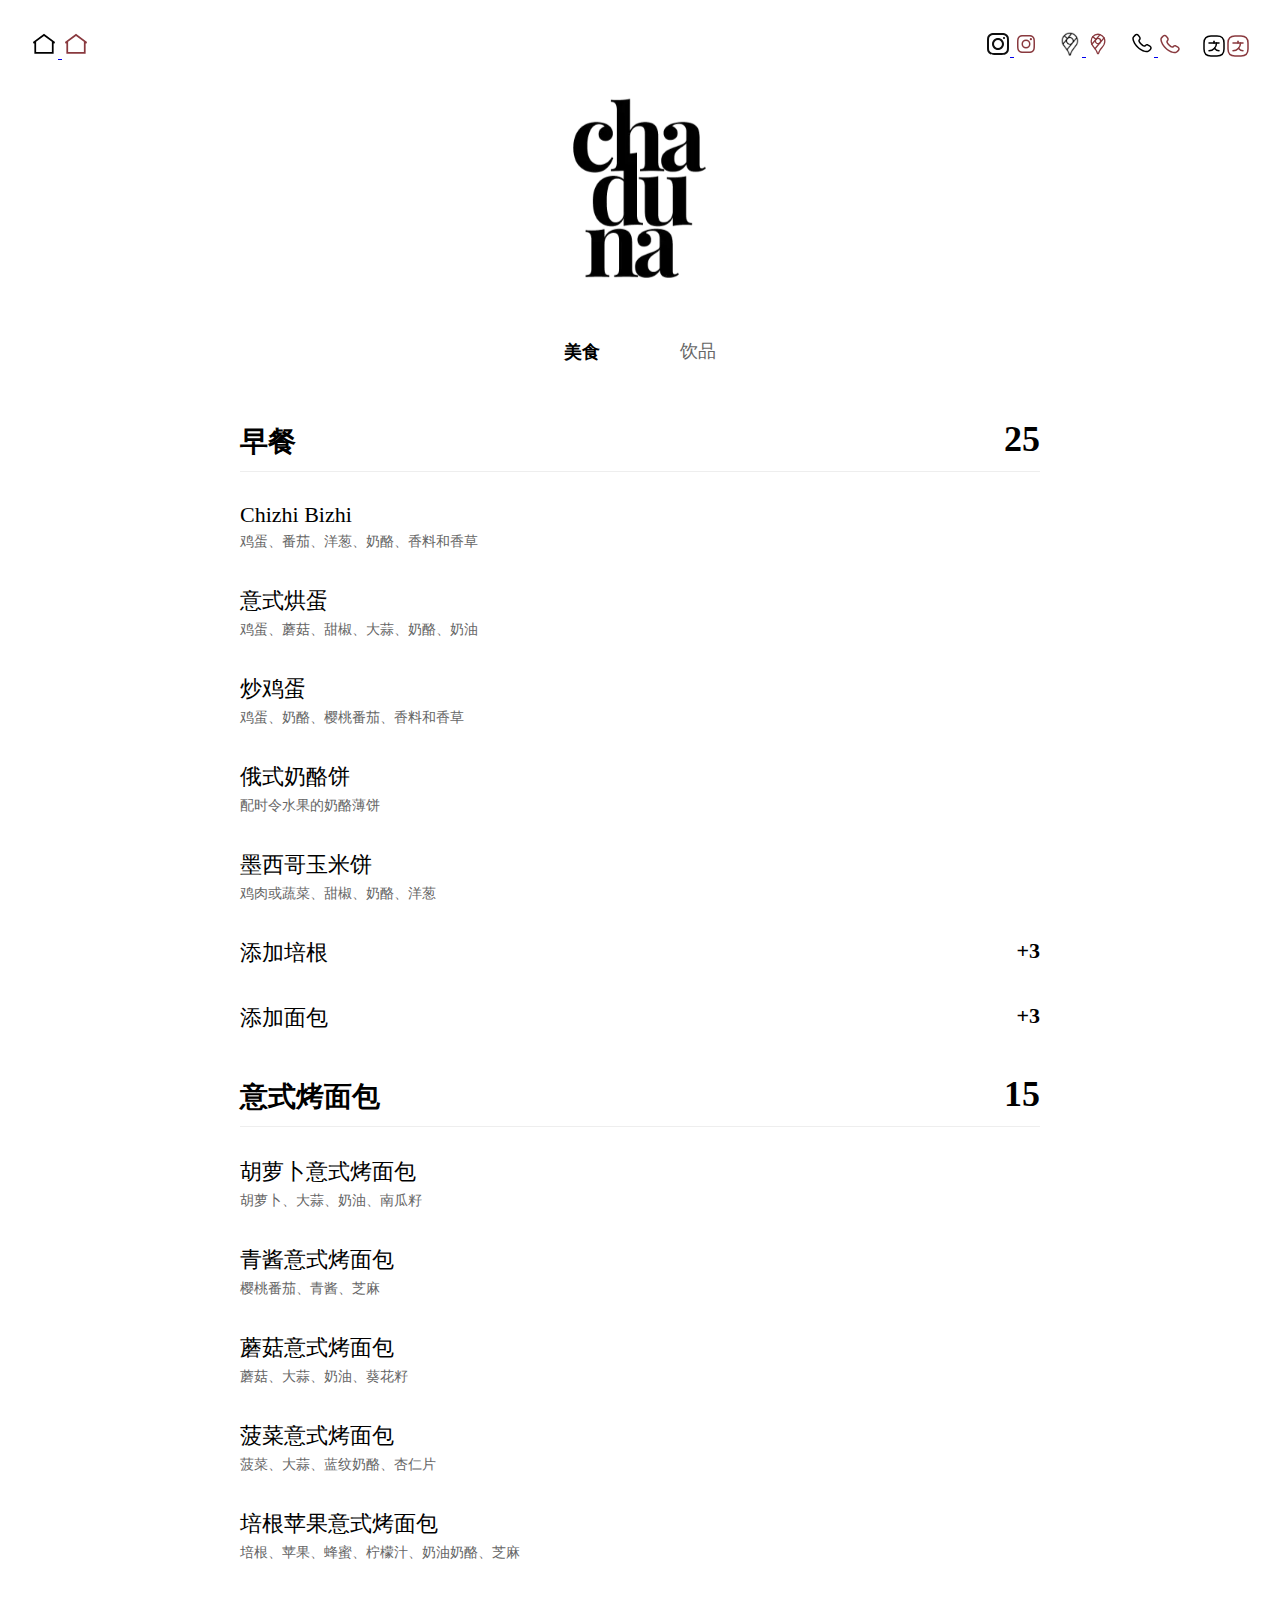
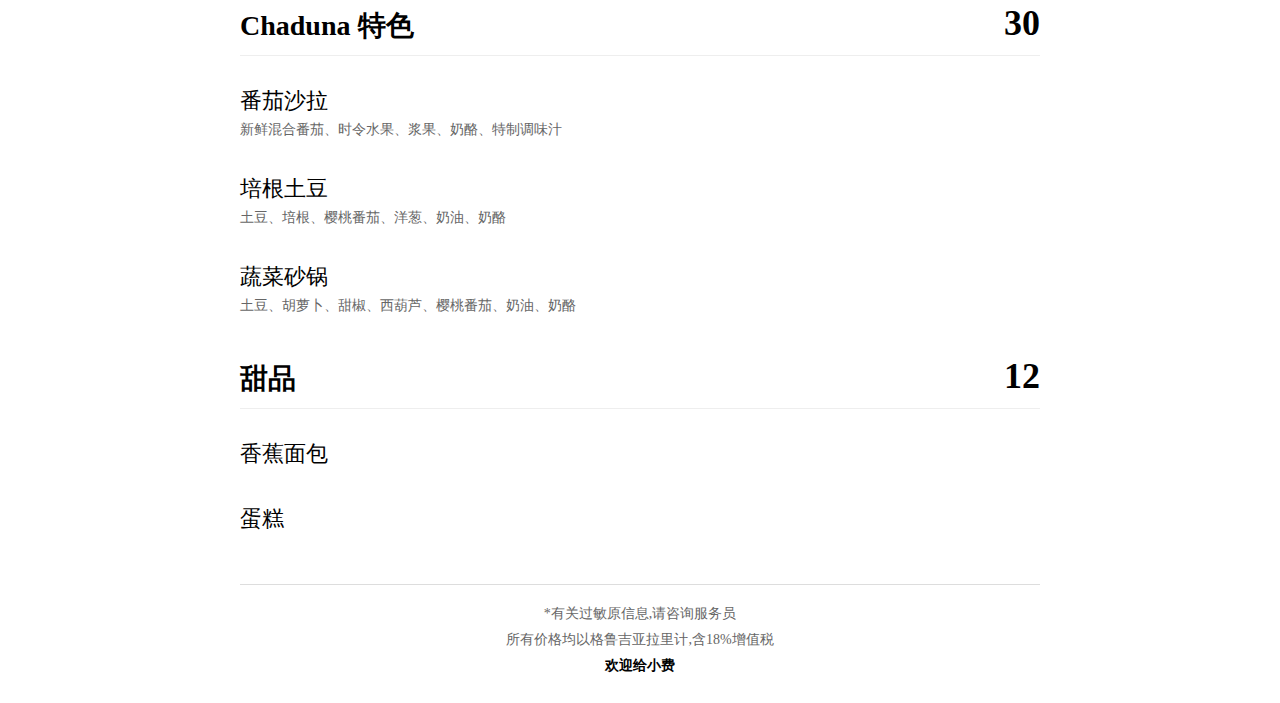
<file: menus/menu_zh.html>
<!DOCTYPE html>
<html lang="zh">
<head>
    <meta charset="UTF-8">
    <meta name="viewport" content="width=device-width, initial-scale=1.0">
    <meta name="description" content="Chaduna 咖啡馆和葡萄酒吧，位于自由广场附近的老城区。以 syrniki、意式烤面包、全天早餐和 60 多种葡萄酒而闻名。">
    <link rel="icon" type="image/svg+xml" href="/favicon.svg">
    <link rel="icon" type="image/png" href="/favicon.png">
    <link rel="icon" type="image/x-icon" href="/favicon.ico">
    <title>Chaduna 菜单</title>
    <link rel="stylesheet" href="/assets/css/style.css">
    <script defer src="/assets/js/structured-data.js"></script>
    <script defer src="https://cloud.umami.is/script.js" data-website-id="1686d847-3a61-4404-ad8a-10b20e6cc87a"></script>
</head>
<body class="menu">
    <header class="menu-header">
        <div class="header-left">
            <a href="/index.html">
                <img src="/assets/img/icons/home-black.svg" alt="主页" class="normal-icon">
                <img src="/assets/img/icons/home-red.svg" alt="主页" class="hover-icon">
            </a>
        </div>
        <div class="header-right">
            <a href="https://www.instagram.com/cafechaduna" target="_blank">
                <img src="/assets/img/icons/instagram-black.svg" alt="Instagram" class="normal-icon">
                <img src="/assets/img/icons/instagram-red.svg" alt="Instagram" class="hover-icon">
            </a>
            <a href="https://www.google.com/maps/place/Chaduna/@41.6904745,44.7987898,17z/data=!3m1!4b1!4m6!3m5!1s0x40440daa8cec339d:0x9d8e3e318703149c!8m2!3d41.6904705!4d44.8013647!16s%2Fg%2F11j3kfxyql" target="_blank">
                <img src="/assets/img/icons/maps-black.svg" alt="位置" class="normal-icon">
                <img src="/assets/img/icons/maps-red.svg" alt="位置" class="hover-icon">
            </a>
            <a href="tel:+995557629229">
                <img src="/assets/img/icons/phone-black.svg" alt="电话" class="normal-icon">
                <img src="/assets/img/icons/phone-red.svg" alt="电话" class="hover-icon">
            </a>

            <div class="lang-dropdown">
                <button onclick="toggleLanguage()" class="lang-dropbtn" aria-label="Select Language">
                    <img src="/assets/img/icons/language.svg" alt="Language" class="normal-icon">
                    <img src="/assets/img/icons/language-red.svg" alt="Language" class="hover-icon">
                </button>
                <div id="langDropdown" class="lang-dropdown-content">
                    <a href="menu_en.html">EN</a>
                    <a href="menu_ka.html">KA</a>
                    <a href="menu_ru.html">RU</a>
                    <a href="menu_de.html">DE</a>
                    <a href="menu_fr.html">FR</a>
                    <a href="menu_it.html">IT</a>
                    <a href="menu_es.html">ES</a>
                    <a href="menu_tr.html">TR</a>
                    <a href="menu_ar.html">AR</a>
                    <a href="menu_zh.html">ZH</a>
                </div>
            </div>

        </div>
    </header>

    <div class="menu-container">
        <a href="/index.html">
            <img src="/assets/img/logos/chaduna-black@1x.webp" 
                 srcset="/assets/img/logos/chaduna-black@1x.webp 1x,
                         /assets/img/logos/chaduna-black@2x.webp 2x"
                 alt="Chaduna Logo" 
                 class="menu-logo"
                 width="150" 
                 height="192">
        </a>

        <div class="tabs">
            <button class="tab active" onclick="showTab('food', event)">美食</button>
            <button class="tab" onclick="showTab('beverage', event)">饮品</button>
        </div>

        <!-- Food Tab -->
        <div id="food" class="tab-content active">
            <h2>早餐 <span class="category-price">25</span></h2>
            <div class="menu-item">
                <div>
                    <div class="item-name">Chizhi Bizhi</div>
                    <div class="item-description">鸡蛋、番茄、洋葱、奶酪、香料和香草</div>
                </div>
            </div>
            <div class="menu-item">
                <div>
                    <div class="item-name">意式烘蛋</div>
                    <div class="item-description">鸡蛋、蘑菇、甜椒、大蒜、奶酪、奶油</div>
                </div>
            </div>
            <div class="menu-item">
                <div>
                    <div class="item-name">炒鸡蛋</div>
                    <div class="item-description">鸡蛋、奶酪、樱桃番茄、香料和香草</div>
                </div>
            </div>
            <div class="menu-item">
                <div>
                    <div class="item-name">俄式奶酪饼</div>
                    <div class="item-description">配时令水果的奶酪薄饼</div>
                </div>
            </div>
            <div class="menu-item">
                <div>
                    <div class="item-name">墨西哥玉米饼</div>
                    <div class="item-description">鸡肉或蔬菜、甜椒、奶酪、洋葱</div>
                </div>
            </div>
            <div class="menu-item">
                <div>
                    <div class="item-name">添加培根</div>
                </div>
                <div class="item-price">+3</div>
            </div>
            <div class="menu-item">
                <div>
                    <div class="item-name">添加面包</div>
                </div>
                <div class="item-price">+3</div>
            </div>

            <h2>意式烤面包 <span class="category-price">15</span></h2>
            <div class="menu-item">
                <div>
                    <div class="item-name">胡萝卜意式烤面包</div>
                    <div class="item-description">胡萝卜、大蒜、奶油、南瓜籽</div>
                </div>
            </div>
            <div class="menu-item">
                <div>
                    <div class="item-name">青酱意式烤面包</div>
                    <div class="item-description">樱桃番茄、青酱、芝麻</div>
                </div>
            </div>
            <div class="menu-item">
                <div>
                    <div class="item-name">蘑菇意式烤面包</div>
                    <div class="item-description">蘑菇、大蒜、奶油、葵花籽</div>
                </div>
            </div>
            <div class="menu-item">
                <div>
                    <div class="item-name">菠菜意式烤面包</div>
                    <div class="item-description">菠菜、大蒜、蓝纹奶酪、杏仁片</div>
                </div>
            </div>
            <div class="menu-item">
                <div>
                    <div class="item-name">培根苹果意式烤面包</div>
                    <div class="item-description">培根、苹果、蜂蜜、柠檬汁、奶油奶酪、芝麻</div>
                </div>
            </div>

            <h2>Chaduna 特色 <span class="category-price">30</span></h2>
            <div class="menu-item">
                <div>
                    <div class="item-name">番茄沙拉</div>
                    <div class="item-description">新鲜混合番茄、时令水果、浆果、奶酪、特制调味汁</div>
                </div>
            </div>
            <div class="menu-item">
                <div>
                    <div class="item-name">培根土豆</div>
                    <div class="item-description">土豆、培根、樱桃番茄、洋葱、奶油、奶酪</div>
                </div>
            </div>
            <div class="menu-item">
                <div>
                    <div class="item-name">蔬菜砂锅</div>
                    <div class="item-description">土豆、胡萝卜、甜椒、西葫芦、樱桃番茄、奶油、奶酪</div>
                </div>
            </div>

            <h2>甜品 <span class="category-price">12</span></h2>
            <div class="menu-item">
                <div>
                    <div class="item-name">香蕉面包</div>
                </div>
            </div>
            <div class="menu-item">
                <div>
                    <div class="item-name">蛋糕</div>
                </div>
            </div>

            <div class="menu-note">
                <p>*有关过敏原信息,请咨询服务员</p>
                <p>所有价格均以格鲁吉亚拉里计,含18%增值税</p>
                <p><strong>欢迎给小费</strong></p>
            </div>
        </div>

        <!-- Beverage Tab -->
        <div id="beverage" class="tab-content">
            <h2>热饮</h2>
            <div class="menu-item">
                <div>
                    <div class="item-name">浓缩咖啡 / 双份</div>
                </div>
                <div class="item-price">6 / 8</div>
            </div>
            <div class="menu-item">
                <div>
                    <div class="item-name">美式咖啡</div>
                </div>
                <div class="item-price">6</div>
            </div>
            <div class="menu-item">
                <div>
                    <div class="item-name">卡布奇诺 / 馥芮白</div>
                </div>
                <div class="item-price">9 / 11</div>
            </div>
            <div class="menu-item">
                <div>
                    <div class="item-name">拿铁 / 双份</div>
                </div>
                <div class="item-price">9 / 11</div>
            </div>
            <div class="menu-item">
                <div>
                    <div class="item-name">拉夫咖啡</div>
                </div>
                <div class="item-price">9</div>
            </div>
            <div class="menu-item">
                <div>
                    <div class="item-name">可可 / 热巧克力</div>
                </div>
                <div class="item-price">9</div>
            </div>
            <div class="menu-item">
                <div>
                    <div class="item-name">茶</div>
                </div>
                <div class="item-price">9</div>
            </div>
            <div class="menu-item">
                <div>
                    <div class="item-name">替代奶</div>
                    <div class="item-description">杏仁、燕麦、榛子、香蕉、椰子</div>
                </div>
                <div class="item-price">+3</div>
            </div>
            <div class="menu-item">
                <div>
                    <div class="item-name">添加薄荷、蜂蜜</div>
                </div>
                <div class="item-price">+2</div>
            </div>

            <h2>冷饮</h2>
            <div class="menu-item">
                <div>
                    <div class="item-name">冰茶</div>
                </div>
                <div class="item-price">9</div>
            </div>
            <div class="menu-item">
                <div>
                    <div class="item-name">冰拿铁</div>
                </div>
                <div class="item-price">9</div>
            </div>
            <div class="menu-item">
                <div>
                    <div class="item-name">自制柠檬水</div>
                </div>
                <div class="item-price">9</div>
            </div>
            <div class="menu-item">
                <div>
                    <div class="item-name">博尔若米矿泉水</div>
                </div>
                <div class="item-price">3</div>
            </div>
            <div class="menu-item">
                <div>
                    <div class="item-name">巴库里阿尼矿泉水</div>
                </div>
                <div class="item-price">2</div>
            </div>

            <h2>葡萄酒 / 恰恰酒</h2>
            <div class="menu-item">
                <div>
                    <div class="item-name">恰恰酒</div>
                </div>
                <div class="item-price">10</div>
            </div>
            <div class="menu-item">
                <div>
                    <div class="item-name">白葡萄酒(杯)</div>
                </div>
                <div class="item-price">14</div>
            </div>
            <div class="menu-item">
                <div>
                    <div class="item-name">琥珀葡萄酒(杯)</div>
                </div>
                <div class="item-price">16</div>
            </div>
            <div class="menu-item">
                <div>
                    <div class="item-name">红葡萄酒(杯)</div>
                </div>
                <div class="item-price">16</div>
            </div>

            <div class="menu-note">
                <p>*有关过敏原信息,请咨询服务员</p>
                <p>所有价格均以格鲁吉亚拉里计,含18%增值税</p>
                <p><strong>欢迎给小费</strong></p>
            </div>
        </div>
    </div>

    <script src="../assets/js/menu.js"></script>
</body>
</html>
</file>
<file: assets/css/style.css>
/* Reset */
:root {
    /* Colors */
    --color-white: white;
    --color-black: black;
    --color-accent: #89393E;
    --color-hub-accent: #063017;
    --text-muted: #666;
    --bg-light: #f1f1f1;
    --border-light: #eee;
    --border-medium: #ddd;
    --shadow-soft: rgba(0,0,0,0.2);

    /* Fonts */
    --font-primary: 'Playfair Display', Georgia, serif;
    --font-secondary: Georgia, 'Times New Roman', serif;

    /* Transitions */
    --transition-fast: 0.2s ease;
    --transition-base: 0.3s ease;
}

/* Dark Mode Styles */
body.dark-mode {
    --color-white: black;
    --color-black: white;
    --text-muted: #aaa;
    --bg-light: #222;
    --border-light: #333;
    --border-medium: #444;
    --shadow-soft: rgba(255,255,255,0.1);
}

body.dark-mode .menu-header {
    background: var(--color-white);
}

body.dark-mode .header-left img,
body.dark-mode .header-right img:not(#theme-icon),
body.dark-mode .lang-dropbtn img:not(#theme-icon) {
    filter: invert(1);
}

* {
    margin: 0;
    padding: 0;
    box-sizing: border-box;
}

html, body.landing {
    height: 100%;
    overflow: auto;
}

body {
    font-family: var(--font-primary);
}

/* ===== LANDING PAGE STYLES ===== */
body.landing {
    background: var(--color-white);
    color: var(--color-black);
    text-align: center;
}

body.dark-mode.landing {
    background: var(--color-black);
    color: var(--color-white);
}

.container {
    padding: 40px 20px;
}

/* Logo */
h1 {
    margin: 0;
    line-height: 0;
}

.logo {
    width: 200px;
    max-width: 80%;
    margin: 20px 0 10px;
}

/* Menu Link */
.menu-link {
    margin-bottom: 50px;
}

/* Navigation Links Container */
.nav-links {
    display: flex;
    flex-direction: column;
    gap: 15px;
    margin-bottom: 50px;
    align-items: center;
}

.menu-link a,
.nav-links a {
    color: var(--color-black);
    text-decoration: none;
    font-size: 50px;
    font-family: var(--font-secondary);
    font-weight: 500;
    letter-spacing: 8px;
    display: inline-block;
    transition: transform var(--transition-base);
}

.menu-link a:hover,
.nav-links a:hover {
    transform: scale(1.1);
    color: var(--color-accent);
}

/* Icons Container */
.icons-container {
    display: flex;
    justify-content: center;
    align-items: center;
    gap: 30px;
}

/* Individual icon containers */
.socials, .address, .phone {
    margin: 0;
}

/* In Dark Mode, we need white icons (invert black ones) */
body.dark-mode.landing .logo {
    filter: invert(1);
}

body.dark-mode.landing .socials img,
body.dark-mode.landing .address img,
body.dark-mode.landing .phone img {
    filter: invert(1);
}
.socials img, .address img, .phone img {
    width: 40px;
    height: 40px;
    transition: transform var(--transition-fast);
}

.socials img:hover, .address img:hover, .phone img:hover {
    transform: scale(1.1);
}

.socials a, .address a, .phone a {
    display: inline-block;
    position: relative;
}

.icon-hover {
    position: absolute;
    top: 0;
    left: 0;
    opacity: 0;
    transition: opacity var(--transition-fast);
}

.socials a:hover .icon-hover,
.address a:hover .icon-hover,
.phone a:hover .icon-hover {
    opacity: 1;
}

.socials a:hover .icon-normal,
.address a:hover .icon-normal,
.phone a:hover .icon-normal {
    opacity: 0;
}

/* Address Text */
.address-text {
    margin-top: 10px;
    font-size: 20px;
    color: var(--color-black);
}

body.dark-mode .menu-link a,
body.dark-mode .nav-links a,
body.dark-mode .address-text {
    color: var(--color-white);
}

.address-text address {
    margin: 0;
    font-weight: 400;
    font-style: normal;
}

/* Description */
.description {
    margin: 0 0 40px;
    font-size: 20px;
    line-height: 1.4;
    letter-spacing: 0.5px;
}

/* Hours */
.hours {
    margin: 50px 0 40px;
    font-size: 20px;
    line-height: 1.4;
    letter-spacing: 0.5px;
}

.hours-title {
    font-size: 18px;
    font-weight: 600;
    letter-spacing: 2px;
    margin-bottom: 10px;
    opacity: 0.9;
}

.hours p {
    margin: 3px 0;
    font-weight: 400;
}

/* ===== MENU PAGE STYLES ===== */
body.menu {
    background: var(--color-white);
    color: var(--color-black);
    padding: 20px;
    font-family: var(--font-primary);
}

.menu-container {
    max-width: 800px;
    margin: 0 auto;
}

.menu-logo {
    width: 150px;
    display: block;
    margin: 20px auto 40px;
    cursor: pointer;
    transition: opacity var(--transition-base);
}

a .menu-logo:hover {
    opacity: 0.8;
}

/* Tabs */
.tabs {
    display: flex;
    justify-content: center;
    gap: 20px;
    margin-bottom: 40px;
}

.tab {
    padding: 15px 30px;
    cursor: pointer;
    font-size: 18px;
    font-weight: 400;
    border: none;
    background: none;
    color: var(--text-muted);
    font-family: var(--font-primary);
    transition: all var(--transition-base);
}

.tab.active {
    color: var(--color-black);
    font-weight: 700;
    margin-bottom: -2px;
}

.tab:hover {
    color: var(--color-black);
}

/* Tab Content */
.tab-content {
    display: none;
}

.tab-content.active {
    display: block;
}

/* Category Headers */
h2 {
    font-size: 28px;
    margin: 30px 0 20px;
    color: var(--color-black);
    border-bottom: 1px solid var(--border-light);
    padding-bottom: 10px;
    font-weight: 600;
    font-family: var(--font-primary);
    display: flex;
    justify-content: space-between;
    align-items: baseline;
}

.category-price {
    font-size: 36px;
    color: var(--color-black);
    font-weight: 600;
}

/* Menu Items */
.menu-item {
    display: flex;
    justify-content: space-between;
    margin-bottom: 15px;
    padding: 10px 0;
}

.item-name {
    font-weight: 500;
    font-size: 22px;
    flex: 1;
}

.item-price {
    font-weight: 600;
    color: var(--color-black);
    margin-left: 20px;
    font-size: 22px;
}

.item-description {
    font-size: 14px;
    color: var(--text-muted);
    margin-top: 5px;
}

/* Menu Notes */
.menu-note {
    margin-top: 40px;
    padding-top: 20px;
    border-top: 1px solid var(--border-medium);
    font-size: 14px;
    color: var(--text-muted);
    text-align: center;
}

.menu-note p {
    margin-bottom: 8px;
}

.menu-note strong {
    color: var(--color-black);
}

/* Menu Header */
.menu-header {
    background: var(--color-white);
    padding: 10px 10px;
    display: flex;
    justify-content: space-between;
    align-items: center;
    position: sticky;
    top: 0;
    z-index: 100;
}

.header-left a,
.header-right a {
    display: inline-block;
}

.header-left img {
    width: 28px;
    height: 28px;
    transition: transform var(--transition-fast);
}

.header-right {
    display: flex;
    gap: 20px;
    align-items: center;
}

.header-right img {
    width: 24px;
    height: 24px;
    transition: transform var(--transition-fast);
}

.header-left img:hover,
.header-right img:hover {
    transform: scale(1.1);
}

/* Language Dropdown */
.lang-dropdown {
    position: relative;
    display: inline-block;
}

.lang-dropbtn {
    background: none;
    border: none;
    cursor: pointer;
    padding: 0;
    display: flex;
    align-items: center;
}

.lang-dropdown-content {
    display: none;
    position: absolute;
    right: 0;
    background-color: var(--color-white);
    min-width: 60px;
    box-shadow: 0px 8px 16px 0px var(--shadow-soft);
    z-index: 101;
    border-radius: 4px;
    overflow: hidden;
}

.lang-dropdown-content a {
    color: var(--color-black);
    padding: 10px 15px;
    text-decoration: none;
    display: block;
    font-family: var(--font-primary);
    font-size: 14px;
    text-align: center;
    transition: background-color 0.2s;
}

.lang-dropdown-content a:hover {
    background-color: var(--bg-light);
}

.lang-dropdown.show .lang-dropdown-content {
    display: block;
}

/* Mobile Responsiveness */
@media (max-width: 768px) {
    .container {
        padding: 20px 15px;
    }

    .logo {
        width: 150px;
    }

    .menu-link a,
    .nav-links a {
        font-size: 36px;
        letter-spacing: 5px;
    }

    .description, .hours, .address-text {
        font-size: 16px;
    }

    .hours-title {
        font-size: 16px;
    }
    
    /* Menu Page Mobile */
    .menu-logo {
        width: 120px;
        margin-bottom: 20px;
    }

    h2 {
        font-size: 22px;
    }

    .category-price {
        font-size: 26px;
    }

    .item-name, .item-price {
        font-size: 18px;
    }
    
    .menu-item {
        align-items: flex-start;
    }
}

/* ===== GALLERY STYLES ===== */
.gallery-grid {
    display: grid;
    grid-template-columns: repeat(auto-fill, minmax(300px, 1fr));
    gap: 20px;
    padding: 20px 0;
}

/* Mobile optimization for gallery */
@media (max-width: 600px) {
    .gallery-grid {
        grid-template-columns: repeat(2, 1fr);
        gap: 10px;
    }
}

.gallery-grid img {
    width: 100%;
    height: 200px;
    object-fit: cover;
    border-radius: 8px;
    cursor: pointer;
    transition: transform 0.3s ease, box-shadow 0.3s ease;
    box-shadow: 0 4px 6px var(--shadow-soft);
}

.gallery-grid img:hover {
    transform: translateY(-5px);
    box-shadow: 0 8px 12px var(--shadow-soft);
}

/* Lightbox */
.lightbox {
    display: none;
    position: fixed;
    z-index: 1000;
    left: 0;
    top: 0;
    width: 100%;
    height: 100%;
    overflow: auto;
    background-color: rgba(0, 0, 0, 0.95);
    backdrop-filter: blur(5px);
    display: flex;
    align-items: center;
    justify-content: center;
    opacity: 0;
    pointer-events: none;
    transition: opacity 0.3s ease;
}

.lightbox.active {
    opacity: 1;
    pointer-events: auto;
}

/* Mode for scrolling large images */
.lightbox.scroll-mode {
    display: block; /* Allows native scrolling */
    padding: 20px;
}

.lightbox-content {
    margin: auto;
    display: block;
    max-width: 95%;
    max-height: 95vh;
    object-fit: contain;
    border-radius: 4px;
    box-shadow: 0 0 20px rgba(0,0,0,0.5);
    cursor: zoom-in;
    transition: max-width 0.3s, max-height 0.3s;
}

.lightbox-content.zoomed {
    max-width: 100%;
    max-height: none;
    width: auto;
    height: auto;
    cursor: zoom-out;
}

.lightbox-close {
    position: absolute;
    top: 20px;
    right: 30px;
    color: white;
    font-size: 40px;
    font-weight: bold;
    cursor: pointer;
    transition: color 0.2s;
    z-index: 1001;
    background: rgba(0,0,0,0.5);
    width: 50px;
    height: 50px;
    display: flex;
    align-items: center;
    justify-content: center;
    border-radius: 50%;
}

.lightbox-close:hover {
    color: #ccc;
    background: rgba(255,255,255,0.1);
}

/* Lightbox Navigation */
.lightbox-prev, .lightbox-next {
    cursor: pointer;
    position: fixed;
    top: 50%;
    transform: translateY(-50%);
    width: auto;
    padding: 16px;
    color: white;
    font-weight: bold;
    font-size: 30px;
    transition: 0.3s ease;
    border-radius: 0 3px 3px 0;
    user-select: none;
    z-index: 1002;
    background: rgba(0,0,0,0.3);
}

.lightbox-next {
    right: 0;
    border-radius: 3px 0 0 3px;
}

.lightbox-prev {
    left: 0;
    border-radius: 0 3px 3px 0;
}

.lightbox-prev:hover, .lightbox-next:hover {
    background-color: rgba(0,0,0,0.8);
}

/* Hide navigation buttons on mobile touch, use swipe instead or keep them if preferred */
@media (max-width: 600px) {
    .lightbox-prev, .lightbox-next {
        padding: 10px;
        font-size: 24px;
        background: rgba(0,0,0,0.5); /* Make more visible on mobile */
    }
}

/* ===== HUB PAGE STYLES ===== */
body.hub-page {
    display: flex;
    flex-direction: column;
    min-height: 100vh;
    text-align: center;
    background: var(--color-white); /* Clean background like menu */
    color: var(--color-black);
}

body.hub-page .container {
    flex: 1;
    display: flex;
    flex-direction: column;
    justify-content: center;
    align-items: center;
}

.hub-title {
    font-family: var(--font-primary);
    font-weight: 800;
    font-size: 100px; /* Large */
    margin: 0;
    line-height: 1;
    color: var(--color-black);
}

.hub-subtitle {
    font-family: var(--font-primary);
    font-weight: 300; /* Thinner */
    font-size: 24px;
    margin-top: 10px;
    margin-bottom: 40px;
    letter-spacing: 1px;
    color: var(--color-black);
}

.hub-pricing {
    font-family: var(--font-primary);
    font-size: 20px;
    margin-bottom: 60px;
    font-weight: 500;
    display: flex;
    justify-content: center;
    gap: 30px;
    flex-wrap: wrap;
}

/* Override menu link styles for hub page to use adaptive colors */
body.hub-page .menu-link a,
body.hub-page .nav-links a {
    color: var(--color-black);
}

body.hub-page .menu-link a:hover,
body.hub-page .nav-links a:hover {
    color: var(--color-hub-accent);
}

body.hub-page .address-text {
    color: var(--color-black);
}

/* Hub page specific icon handling */
body.hub-page .socials img, 
body.hub-page .address img {
    filter: none; /* Default black icons */
}

/* In Dark Mode, hub page background becomes dark (via body.dark-mode) 
   and text becomes white. Icons need to be white (invert black to white).
*/
body.dark-mode.hub-page .socials img,
body.dark-mode.hub-page .address img {
    filter: invert(1);
}

/* Revert inversion for the hover icon so it displays true green */
body.hub-page .socials a:hover .icon-hover,
body.hub-page .address a:hover .icon-hover {
    filter: none;
}
body.dark-mode.hub-page .socials a:hover .icon-hover,
body.dark-mode.hub-page .address a:hover .icon-hover {
    filter: none;
}

/* In Dark Mode, hub page background becomes dark (via body.dark-mode) 
   and text becomes white. Icons need to be white.
*/

/* Responsive adjustments for Hub */
@media (max-width: 768px) {
    .hub-title {
        font-size: 60px;
    }
    .hub-subtitle {
        font-size: 20px;
    }
    .hub-pricing {
        font-size: 18px;
        flex-direction: column;
        gap: 15px;
    }
}
</file>
